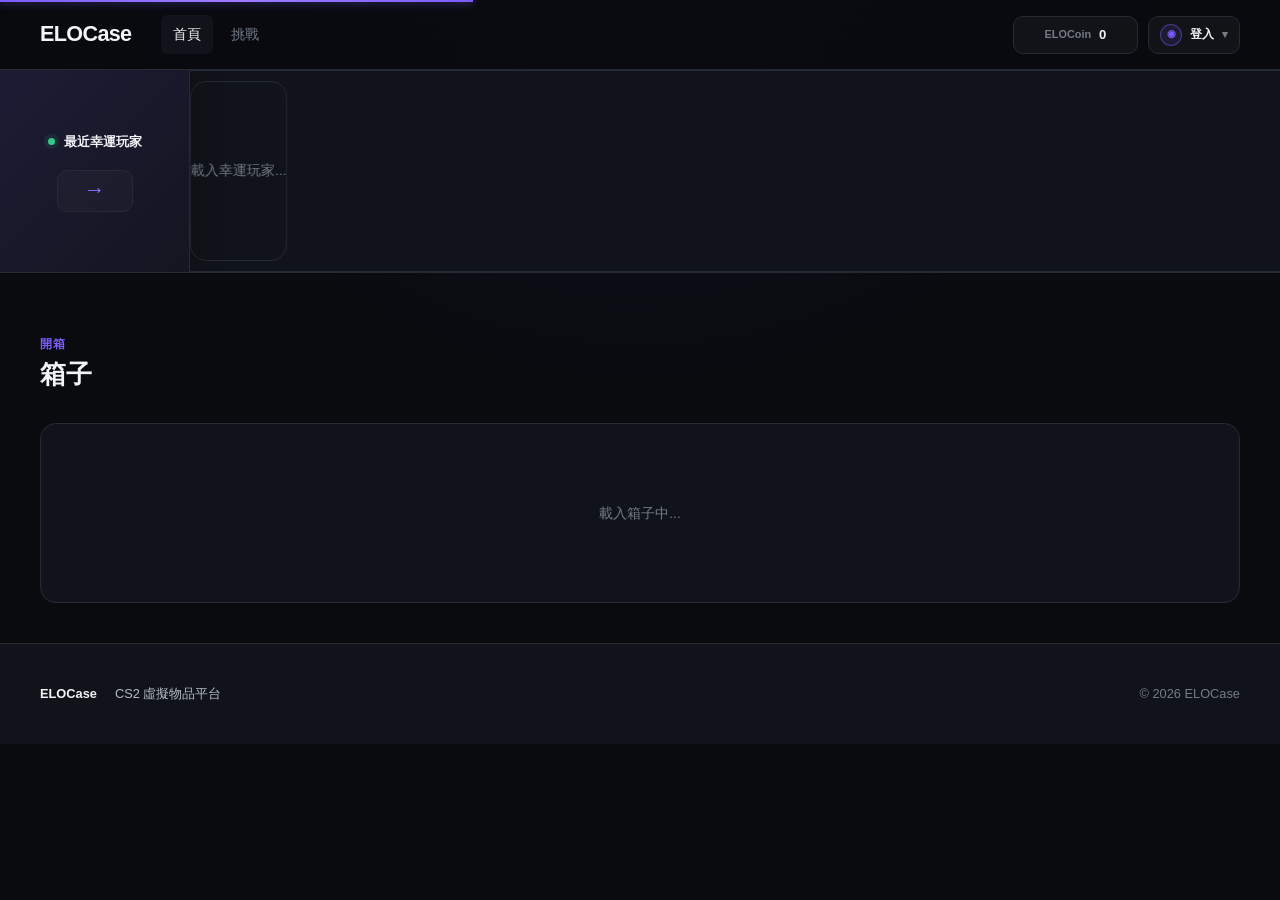
<file: index.html>
<!DOCTYPE html>
<html lang="zh-Hant">

<head>

    <meta charset="UTF-8">

    <meta
        name="viewport"
        content="width=device-width, initial-scale=1.0"
    >

    <title>ELOCase</title>

    <link rel="stylesheet" href="css/global.css">
    <link rel="stylesheet" href="css/components.css">
    <link rel="stylesheet" href="css/home.css">
    <link rel="stylesheet" href="css/design-system.css">
    <link rel="stylesheet" href="css/mobile.css">

</head>


<body>

<header
    class="navbar"
    id="navbar"
></header>


<main>


    <!-- ========================================
         最近幸運玩家
         即時掉落紀錄
         ======================================== -->

    <section class="lucky-section">
    
    <div class="lucky-showcase">
    
    <div class="lucky-intro">
    
    <div class="lucky-intro-title">
    
    <span class="live-indicator"></span>
    
    最近幸運玩家
    
    </div>
    
    <div class="lucky-arrow">
    →
    </div>
    
    </div>
    
    
    <div class="lucky-track-wrapper">
    
    <div 
    class="lucky-track"
    id="lucky-track"
    >
    
    <div class="case-loading">
    載入幸運玩家...
    </div>
    
    </div>
    
    </div>
    
    
    </div>
    
    </section>


    <!-- ========================================
         箱子列表
         ======================================== -->

    <section class="cases-section">

        <div class="section-container">

            <div class="section-header">

                <div>

                    <span class="section-label">
                        開箱
                    </span>

                    <h2>
                        箱子
                    </h2>

                </div>

            </div>


            <div
                class="case-grid"
                id="case-grid"
            >

                <div class="case-loading">
                    載入箱子中...
                </div>

            </div>

        </div>

    </section>

</main>


<!-- ========================================
     頁尾
     ======================================== -->

<footer class="footer">

    <div class="footer-container">

        <div class="footer-brand">
            ELOCase
        </div>

        <p>
            CS2 虛擬物品平台
        </p>

        <span>
            © 2026 ELOCase
        </span>

    </div>

</footer>


<!-- ========================================
     JavaScript
     ======================================== -->

<script src="js/loading.js"></script>
    
<script src="js/config.js"></script>
<script src="js/api.js"></script>
<script src="js/auth.js"></script>
<script src="js/player.js"></script>
<script src="js/ui.js"></script>
<script src="js/home.js"></script>
<script src="js/navbar.js"></script>


<script>

async function initializeHomePage(){

    try{

        const user =
            await verifySession();


        updateLoginUI(user);


    }catch(error){}



    loadLuckyPlayers();


    const cases =
        await getCases();


    renderCases(
        cases
    );

}


initializeHomePage();

</script>


</body>

</html>
</file>
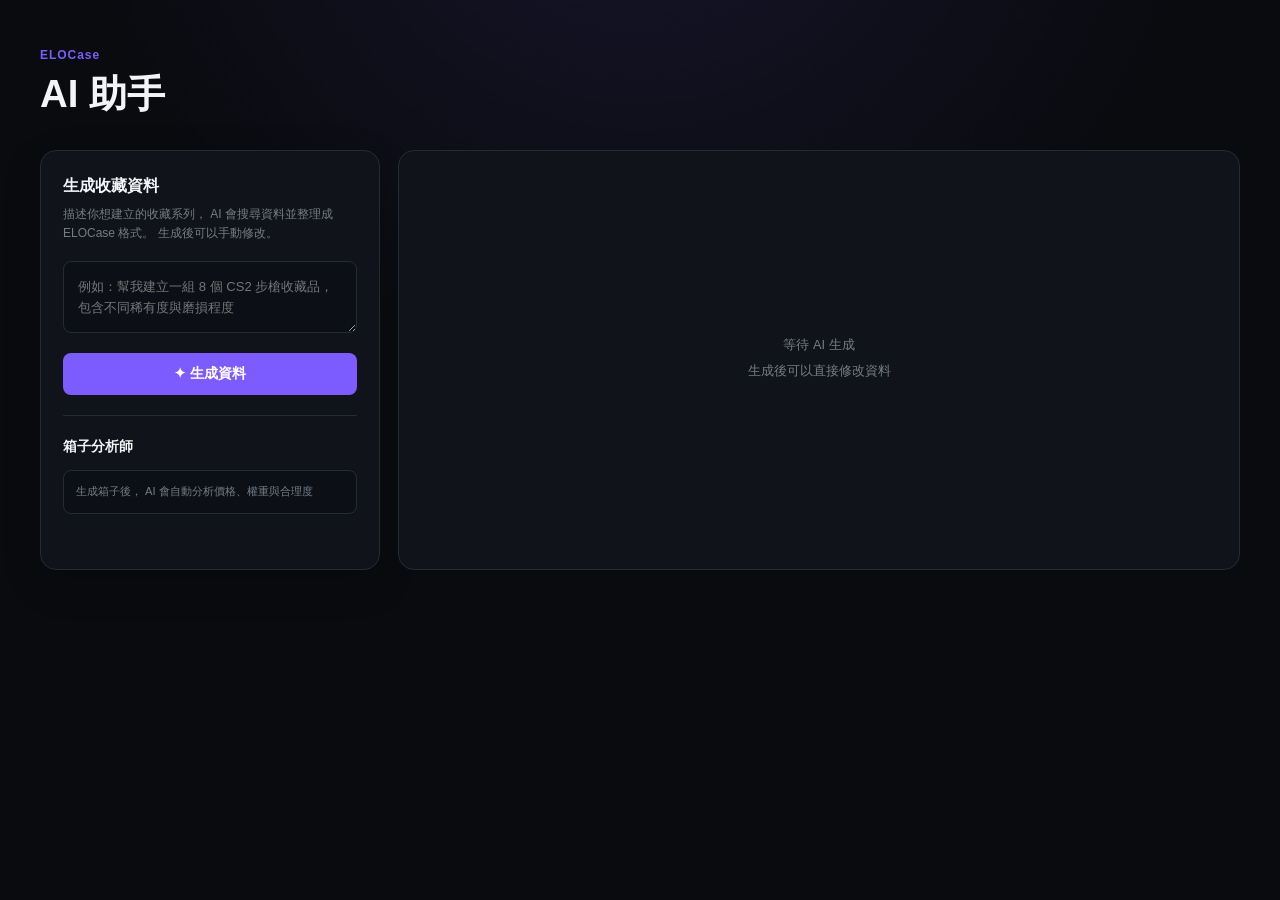
<file: admin-ai.html>
<!DOCTYPE html>
<html lang="zh-Hant">

<head>

    <meta charset="UTF-8">

    <meta
        name="viewport"
        content="width=device-width, initial-scale=1.0"
    >

    <title>AI 助手｜ELOCase</title>

    <link rel="stylesheet" href="css/global.css">
    <link rel="stylesheet" href="css/components.css">
    <link rel="stylesheet" href="css/admin-ai.css">
    <link rel="stylesheet" href="css/design-system.css">
    <link rel="stylesheet" href="css/mobile.css">
</head>


<body>


<main>

<section class="section-container ai-page">


    <div class="section-header">

        <span class="section-label">
            ELOCase
        </span>

        <h1>
            AI 助手
        </h1>

    </div>


    <div class="ai-layout">


        <!-- ========================================
             左側
        ======================================== -->

        <div class="ai-panel">

            <div class="ai-panel-title">
                生成收藏資料
            </div>


            <div class="ai-panel-subtitle">

                描述你想建立的收藏系列，
                AI 會搜尋資料並整理成 ELOCase 格式。
                生成後可以手動修改。

            </div>


            <textarea
                id="ai-prompt"
                class="ai-prompt"
                placeholder="例如：幫我建立一組 8 個 CS2 步槍收藏品，包含不同稀有度與磨損程度"
            ></textarea>

            <button
                id="ai-generate"
                class="button button-primary ai-generate-button"
                type="button"
            >
                ✦ 生成資料
            </button>

            <div class="ai-analysis-panel" id="ai-analysis-panel">
            
                <div class="ai-analysis-title">
                    箱子分析師
                </div>
            
                <div
                    class="ai-analysis-content"
                    id="ai-analysis-content"
                >
                    <div class="ai-analysis-empty">
                        生成箱子後，
                        AI 會自動分析價格、權重與合理度
                    </div>
                </div>
            
            </div>

        </div>


        <!-- ========================================
             右側
        ======================================== -->

        <div
            class="ai-result"
            id="ai-result"
        >

            <div class="ai-empty">

                <div>

                    <div>
                        等待 AI 生成
                    </div>

                    <div style="margin-top:6px;">
                        生成後可以直接修改資料
                    </div>

                </div>

            </div>

        </div>

    </div>

</section>

</main>


<script>


/* ========================================
   API
======================================== */

const AI_API_URL =
    "https://script.google.com/macros/s/AKfycbzfCdLdBUEv2tXaguqS0Fm9uf9PslygEYpL16eYrKVqEdoX9Z6AMpfU0Wd7xIUmI7FfDg/exec";


/* ========================================
   DOM
======================================== */

const promptInput =
    document.querySelector(
        "#ai-prompt"
    );


const generateButton =
    document.querySelector(
        "#ai-generate"
    );


const resultContainer =
    document.querySelector(
        "#ai-result"
    );


/* ========================================
   目前 AI 資料
======================================== */

let currentAIData = null;

// 防止「加入 Items」重複送出
let isSavingAIItems = false;


/* ========================================
   生成 AI
======================================== */

async function generateAI() {

    const prompt =
        promptInput.value.trim();


    if (!prompt) {

        promptInput.focus();

        return;

    }


    generateButton.disabled =
        true;

    generateButton.textContent =
        "AI 生成中...";


    resultContainer.innerHTML = `

        <div class="ai-loading">

            <div class="ai-spinner"></div>

            <div>
                AI 正在搜尋與整理資料...
            </div>

        </div>

    `;


    try {

        const response =
            await fetch(
                AI_API_URL,
                {

                    method:
                        "POST",

                    headers: {

                        "Content-Type":
                            "text/plain;charset=utf-8"

                    },

                    body:
                        JSON.stringify({

                            action:
                                "generateAI",

                            prompt:
                                prompt

                        })

                }
            );


        const result =
            await response.json();


        console.log(
            "AI Result:",
            result
        );


        if (
            !result.success
        ) {

            throw new Error(
                result.error ||
                "AI 生成失敗"
            );

        }


        console.log(
            "🔥 generateAI result.data =",
            result.data
        );
        
        console.log(
            "🔥 generateAI casePrice =",
            result.data?.casePrice
        );

        if (
            !result.data.casePrice &&
            result.data.price
        ) {
        
            result.data.casePrice =
                result.data.price;
        
        }
        
        currentAIData =
            JSON.parse(
                JSON.stringify(
                    result.data
                )
            );
        
        console.log(
            "🔥 currentAIData =",
            currentAIData
        );
        
        console.log(
            "🔥 currentAIData.casePrice =",
            currentAIData?.casePrice
        );


        renderAIResult(
            currentAIData
        );

        analyzeCurrentCase();


    } catch (error) {

        console.error(
            "AI Error:",
            error
        );


        resultContainer.innerHTML = `

            <div class="ai-error">

                ${escapeHTML(
                    error.message ||
                    "AI 生成失敗"
                )}

            </div>

        `;

    } finally {

        generateButton.disabled =
            false;

        generateButton.textContent =
            "✦ 生成資料";

    }

}


/* ========================================
   顯示結果
======================================== */

function renderAIResult(data) {

    console.log(
        "🔥 renderAIResult data.casePrice",
        data.casePrice
    );
    
    console.log(
        "🔥 renderAIResult data.price",
        data.price
    );

    const items =
        Array.isArray(data.items)
            ? [...data.items]
            : [];


    items.sort(
        (a, b) =>
            Number(b.value || 0) -
            Number(a.value || 0)
    );


    resultContainer.innerHTML = `

        <div class="ai-result-header">

            <div style="flex:1;">

                <div class="ai-field">

                    <label class="ai-field-label">
                        收藏系列名稱
                    </label>

                    <input
                        type="text"
                        id="ai-collection-name"
                        class="ai-input"
                        value="${escapeAttribute(
                            data.name || ""
                        )}"
                    >

                    <div class="ai-field">
                    
                        <label class="ai-field-label">
                            箱子價格 USD
                        </label>
                    
                        <input
                            type="number"
                            id="ai-case-price"
                            class="ai-input"
                            min="0"
                            step="0.01"
                            value="${Number(
                                data.casePrice ??
                                data.price ??
                                2.5
                            )}"
                        >
                    
                    </div>

                </div>

            </div>


            <div style="display:flex; gap:8px;">
            
                <button
                    type="button"
                    class="button"
                    id="copy-ai-json"
                >
                    ⧉ 複製 JSON
                </button>
            
                <button
                    type="button"
                    class="button button-primary ai-save-button"
                    id="save-ai-items"
                >
                    加入 Items
                </button>
            
            </div>

        </div>


        <div class="ai-result-count">
            ${items.length} 個物品
        </div>


        <div class="ai-items">

            ${
                items
                    .map(
                        (item, index) =>
                            renderAIItem(
                                item,
                                index
                            )
                    )
                    .join("")
            }

        </div>


        <button
            type="button"
            class="ai-add-item"
            id="ai-add-item"
        >
            ＋ 新增物品
        </button>

    `;


    /*
     * ========================================
     * 綁定事件
     * ========================================
     */

    bindResultEvents();

}


/* ========================================
   單一物品
======================================== */

function renderAIItem(
    item,
    index
) {

    const rarity =
        String(
            item.rarity || ""
        ).trim();


    const wear =
        String(
            item.wear || ""
        ).trim();


    const color =
        getRarityColorFrontend(
            rarity
        );


    return `
    
        <div
            class="ai-item"
            data-index="${index}"
            data-color="${escapeAttribute(color)}"
            data-image-url="${escapeAttribute(item.imageUrl || "")}"
        >
    
            <div class="ai-item-image" data-image-preview>
            
                ${
                    item.imageUrl
                        ? `
                            <img
                                src="${escapeAttribute(item.imageUrl)}"
                                alt="${escapeAttribute(item.name || "物品圖片")}"
                                loading="lazy"
                                onerror="showImageError(this)"
                            >
                        `
                        : `
                            <div class="ai-item-image-empty">
                                尚無圖片
                            </div>
                        `
                }
            
            </div>
            
            
            <div class="ai-field">
            
                <label class="ai-field-label">
                    圖片 URL
                </label>
            
                <input
                    type="url"
                    class="ai-input ai-edit-image-url"
                    value="${escapeAttribute(item.imageUrl || "")}"
                    placeholder="https://..."
                >
            
            </div>
    
    
            <div class="ai-item-top">
    
                <span class="ai-item-number">
                    物品 ${index + 1}
                </span>
    
    
                <button
                    type="button"
                    class="ai-remove-button"
                    data-remove-index="${index}"
                >
                    移除
                </button>
    
            </div>
    
    
            <div class="ai-field">
    
                <label class="ai-field-label">
                    物品名稱
                </label>
    
                <input
                    type="text"
                    class="ai-input ai-edit-name"
                    value="${escapeAttribute(
                        item.name || ""
                    )}"
                >
    
            </div>

            <div class="ai-field">
                <label class="ai-field-label">
                    Steam Market Hash Name
                </label>
                <input
                    type="text"
                    class="ai-input ai-edit-market-hash-name"
                    value="${escapeAttribute(item.marketHashName || "")}"
                    placeholder="AK-47 | Slate (Field-Tested)"
                >
            </div>
    
            <div class="ai-field-row">
    
                <div class="ai-field">
    
                    <label class="ai-field-label">
                        稀有度
                    </label>
    
                    <select
                        class="ai-select ai-edit-rarity"
                    >
    
                        ${rarityOptions(
                            rarity
                        )}
    
                    </select>
    
                </div>
    
    
                <div class="ai-field">
    
                    <label class="ai-field-label">
                        顏色
                    </label>
    
                    <input
                        type="text"
                        class="ai-input ai-edit-color"
                        value="${escapeAttribute(
                            color
                        )}"
                        readonly
                    >
    
                </div>
    
            </div>
    
    
            <div class="ai-field-row">
    
                <div class="ai-field">
    
                    <label class="ai-field-label">
                        磨損
                    </label>
    
                    <select
                        class="ai-select ai-edit-wear"
                    >
    
                        ${wearOptions(
                            wear
                        )}
    
                    </select>
    
                </div>
    
    
                <div class="ai-field">
    
                    <label class="ai-field-label">
                        價值 USD
                    </label>
    
                    <input
                        type="number"
                        min="0"
                        step="0.01"
                        class="ai-input ai-edit-value"
                        value="${Number(
                            item.value || 0
                        )}"
                    >
    
                </div>

                <div class="ai-field">
                
                    <label class="ai-field-label">
                        掉落權重
                    </label>
                
                    <input
                        type="number"
                        min="0"
                        step="0.01"
                        class="ai-input ai-edit-weight"
                        value="${Number(item.rarityWeight ?? 1)}"
                    >
                
                </div>
    
            </div>
    
        </div>
    
    `;

}

function updateItemColor(card) {

    const raritySelect =
        card.querySelector(
            ".ai-edit-rarity"
        );

    const colorInput =
        card.querySelector(
            ".ai-edit-color"
        );


    if (
        !raritySelect ||
        !colorInput
    ) {

        return;

    }


    const color =
        getRarityColorFrontend(
            raritySelect.value
        );


    colorInput.value =
        color;


    card.dataset.color =
        color;

}


/* ========================================
   稀有度
======================================== */

function rarityOptions(
    current
) {

    const options = [

        "Consumer Grade",
        "Industrial Grade",
        "Mil-Spec",
        "Restricted",
        "Classified",
        "Covert",
        "Exceedingly Rare",
        "Contraband"

    ];


    return options
        .map(
            option => `

                <option
                    value="${escapeAttribute(option)}"
                    ${
                        option === current
                            ? "selected"
                            : ""
                    }
                >
                    ${escapeHTML(option)}
                </option>

            `
        )
        .join("");

}


/* ========================================
   顏色
======================================== */

function colorOptions(
    current
) {

    const options = [

        "White",
        "Light Blue",
        "Blue",
        "Purple",
        "Pink",
        "Red",
        "Gold",
        "Orange"

    ];


    return options
        .map(
            option => `

                <option
                    value="${escapeAttribute(option)}"
                    ${
                        option === current
                            ? "selected"
                            : ""
                    }
                >
                    ${escapeHTML(option)}
                </option>

            `
        )
        .join("");

}


/* ========================================
   Wear
======================================== */

function wearOptions(
    current
) {

    const options = [

        "Factory New (FN)",
        "Minimal Wear (MW)",
        "Field-Tested (FT)",
        "Well-Worn (WW)",
        "Battle-Scarred (BS)"

    ];


    return options
        .map(
            option => `

                <option
                    value="${escapeAttribute(option)}"
                    ${
                        option === current
                            ? "selected"
                            : ""
                    }
                >
                    ${escapeHTML(option)}
                </option>

            `
        )
        .join("");

}


/* ========================================
   綁定結果事件
======================================== */

function bindResultEvents() {

    const saveButton =
        document.querySelector(
            "#save-ai-items"
        );


    if (saveButton) {
        saveButton.onclick = saveAIItems;
    }


    const addButton =
        document.querySelector(
            "#ai-add-item"
        );


    if (addButton) {

        addButton.addEventListener(
            "click",
            addNewAIItem
        );

    }


    document
        .querySelectorAll(
            "[data-remove-index]"
        )
        .forEach(
            button => {

                button.addEventListener(
                    "click",
                    () => {

                        removeAIItem(
                            Number(
                                button.dataset.removeIndex
                            )
                        );

                    }
                );

            }
        );


    /*
     * ========================================
     * Rarity 改變時自動更新 Color
     * ========================================
     */

    document
        .querySelectorAll(
            ".ai-edit-rarity"
        )
        .forEach(
            select => {

                select.addEventListener(
                    "change",
                    () => {

                        updateItemColor(
                            select.closest(
                                ".ai-item"
                            )
                        );

                    }
                );

            }
        );

    document
        .querySelectorAll(".ai-edit-image-url")
        .forEach(
            input => {
    
                input.addEventListener(
                    "input",
                    () => {
    
                        const card =
                            input.closest(".ai-item");
    
                        const preview =
                            card.querySelector(
                                "[data-image-preview]"
                            );
    
                        if (!preview) {
                            return;
                        }
    
                        const url =
                            input.value.trim();
    
                        if (!url) {
    
                            preview.innerHTML = `
                                <div class="ai-item-image-empty">
                                    尚無圖片
                                </div>
                            `;
    
                            return;
    
                        }
    
                        preview.innerHTML = `
                            <img
                                src="${escapeAttribute(url)}"
                                alt="物品圖片"
                                loading="lazy"
                                onerror="showImageError(this)"
                            >
                        `;
    
                    }
                );
    
            }
        );

    const copyButton =
        document.querySelector(
            "#copy-ai-json"
        );
    
    
    if (copyButton) {
    
        copyButton.onclick =
            copyAIJson;
    
    }

}


/* ========================================
   新增物品
======================================== */

function addNewAIItem() {

    if (!currentAIData) {

        return;

    }


    if (
        currentAIData.items.length >= 12
    ) {

        alert(
            "最多只能有 12 個物品"
        );

        return;

    }


    currentAIData.items.push({
    
        name:
            "",
    
        rarity:
            "Mil-Spec",
    
        color:
            "Blue",
    
        wear:
            "Factory New (FN)",
    
        value:
            0,
    
        imageUrl:
            ""
    
    });


    renderAIResult(
        currentAIData
    );

}


/* ========================================
   移除物品
======================================== */

function removeAIItem(
    index
) {

    if (!currentAIData) {

        return;

    }


    if (
        index < 0 ||
        index >= currentAIData.items.length
    ) {

        return;

    }


    currentAIData.items.splice(
        index,
        1
    );


    renderAIResult(
        currentAIData
    );

}

function buildAIJson() {
    const data = collectEditedData();
    if (
        !Number.isFinite(data.casePrice) ||
        data.casePrice <= 0
    ) {
    
        analysisContent.innerHTML = `
    
            <div class="ai-analysis-empty">
    
                請先填寫有效的箱子價格 USD，
                再進行箱子分析。
    
            </div>
    
        `;
    
        return;
    
    }
    const totalWeight = data.items.reduce(function(total, item) {
        return total + item.rarityWeight;
    }, 0);

    if (totalWeight <= 0) {
        throw new Error("所有物品的掉落權重不能全部為 0");
    }

    return JSON.stringify({
        collection: {
            name: data.name,
            casePrice: data.casePrice,
            game: "CS2"
        },
        items: data.items.map(function(item) {
            return {
                name: item.name,
                marketHashName: item.marketHashName || "",
                rarity: item.rarity,
                color: item.color,
                wear: item.wear,
                value: item.value,
                rarityWeight: item.rarityWeight,
                probability: Number(
                    (item.rarityWeight / totalWeight * 100).toFixed(4)
                ),
                imageUrl: item.imageUrl || ""
            };
        })
    }, null, 2);
}

async function copyAIJson() {

    try {

        const json =
            buildAIJson();


        await navigator.clipboard.writeText(
            json
        );


        const button =
            document.querySelector(
                "#copy-ai-json"
            );


        if (button) {

            const originalText =
                button.textContent;

            button.textContent =
                "✓ 已複製";

            setTimeout(
                () => {

                    button.textContent =
                        originalText;

                },
                1500
            );

        }


        console.log(
            "AI JSON：",
            json
        );


    } catch (error) {

        console.error(
            "複製 JSON 失敗：",
            error
        );


        alert(
            "複製 JSON 失敗：" +
            error.message
        );

    }

}

/* ========================================
   讀取目前畫面上的修改
======================================== */

function collectEditedData() {

    if (!currentAIData) {

        return null;

    }


    const collectionName =
        document.querySelector(
            "#ai-collection-name"
        )?.value.trim();

    const casePrice =
        Number(
            document.querySelector(
                "#ai-case-price"
            )?.value
        );

    console.log(
        "🔥 DOM #ai-case-price value =",
        document.querySelector(
            "#ai-case-price"
        )?.value
    );
    
    console.log(
        "🔥 collectEditedData casePrice =",
        casePrice
    );

    if (
        !Number.isFinite(casePrice) ||
        casePrice < 0
    ) {
    
        throw new Error(
            "箱子價格無效"
        );
    
    }


    if (!collectionName) {

        throw new Error(
            "收藏系列名稱不能為空"
        );

    }


    const cards =
        document.querySelectorAll(
            ".ai-item"
        );


    if (
        cards.length === 0
    ) {

        throw new Error(
            "至少需要一個物品"
        );

    }


    const items = [];


    cards.forEach(
        card => {

            const name =
                card.querySelector(
                    ".ai-edit-name"
                ).value.trim();


            const rarity =
                card.querySelector(
                    ".ai-edit-rarity"
                ).value;


            const color =
                getRarityColorFrontend(
                    rarity
                );


            const wear =
                card.querySelector(
                    ".ai-edit-wear"
                ).value;


            const value =
                Number(
                    card.querySelector(
                        ".ai-edit-value"
                    ).value
                );

            const rarityWeight =
                Number(
                    card.querySelector(
                        ".ai-edit-weight"
                    ).value
                );

            if (
                !Number.isFinite(rarityWeight) ||
                rarityWeight < 0
            ) {
                throw new Error(
                    `${name} 的掉落權重無效`
                );
            }


            if (!name) {

                throw new Error(
                    "有物品名稱尚未填寫"
                );

            }


            if (
                !Number.isFinite(value) ||
                value < 0
            ) {

                throw new Error(
                    `${name} 的價格無效`
                );

            }


            items.push({
                name: name,
                rarity: rarity,
                color: color,
                wear: wear,
                value: value,
                imageUrl: card.querySelector(".ai-edit-image-url").value.trim(),
                marketHashName:
                    card.querySelector(
                        ".ai-edit-market-hash-name"
                    ).value.trim(),
                rarityWeight: rarityWeight
            });

        }
    );


    return {
    
        name:
            collectionName,
    
        casePrice:
            casePrice,
    
        items:
            items
    
    };

}


/* ========================================
   加入 Items
======================================== */

async function saveAIItems() {

    // ========================================
    // 防止重複點擊 / 重複 POST
    // ========================================

    if (isSavingAIItems) {

        console.log(
            "⚠️ 已經正在加入 Items，忽略這次操作"
        );

        return;

    }

    isSavingAIItems = true;


    let data;


    try {

        data =
            collectEditedData();

    } catch (error) {

        isSavingAIItems = false;

        alert(
            error.message
        );

        return;

    }


    const token =
        localStorage.getItem(
            "elocaseSessionToken"
        );


    if (!token) {

        isSavingAIItems = false;

        alert(
            "登入狀態已失效，請重新登入"
        );

        return;

    }


    /*
     * ========================================
     * 價格高 → 低
     * ========================================
     */

    data.items.sort(
        (a, b) =>
            Number(b.value) -
            Number(a.value)
    );


    const button =
        document.querySelector(
            "#save-ai-items"
        );


    if (button) {

        button.disabled =
            true;

        button.textContent =
            "加入中...";

    }


    try {

        const response =
            await fetch(
                AI_API_URL,
                {

                    method:
                        "POST",

                    headers: {

                        "Content-Type":
                            "text/plain;charset=utf-8"

                    },

                    body:
                        JSON.stringify({
                    
                            action:
                                "saveAIItems",
                    
                            token:
                                token,
                    
                            collectionName:
                                data.name,
                    
                            casePrice:
                                data.casePrice,
                    
                            items:
                                data.items
                    
                        })

                }
            );


        const result =
            await response.json();


        console.log(
            "Save AI Items:",
            result
        );


        if (
            !result.success
        ) {

            throw new Error(
                result.error ||
                "加入 Items 失敗"
            );

        }


        /*
         * ====================================
         * 成功
         * ====================================
         */

        if (button) {

            button.textContent =
                "✓ 已加入 Items";

            button.disabled =
                true;

        }


        alert(
            `成功加入 ${result.data.count} 個物品\n\n` +
            `箱子：${result.data.caseName}`
        );


        /*
         * ====================================
         * 成功後保持鎖定
         *
         * 防止再次建立同一個箱子
         * ====================================
         */

        // isSavingAIItems 保持 true


    } catch (error) {

        console.error(
            "Save AI Items Error:",
            error
        );


        alert(
            error.message ||
            "加入 Items 失敗"
        );


        if (button) {

            button.disabled =
                false;

            button.textContent =
                "加入 Items";

        }


        /*
         * ====================================
         * 失敗 → 解除鎖定
         * 使用者可以重新嘗試
         * ====================================
         */

        isSavingAIItems = false;

    }

}


/* ========================================
   HTML Escape
======================================== */

function escapeHTML(
    value
) {

    return String(
        value ?? ""
    )
        .replace(
            /&/g,
            "&amp;"
        )
        .replace(
            /</g,
            "&lt;"
        )
        .replace(
            />/g,
            "&gt;"
        )
        .replace(
            /"/g,
            "&quot;"
        )
        .replace(
            /'/g,
            "&#039;"
        );

}


function escapeAttribute(
    value
) {

    return escapeHTML(
        value
    );

}


/* ========================================
   Event
======================================== */

generateButton.addEventListener(
    "click",
    generateAI
);


promptInput.addEventListener(
    "keydown",
    event => {

        if (
            event.ctrlKey &&
            event.key === "Enter"
        ) {

            generateAI();

        }

    }
);

function getRarityColorFrontend(
    rarity
) {

    const map = {

        "Consumer Grade":
            "White",

        "Industrial Grade":
            "Light Blue",

        "Mil-Spec":
            "Blue",

        "Restricted":
            "Purple",

        "Classified":
            "Pink",

        "Covert":
            "Red",

        "Exceedingly Rare":
            "Gold",

        "Contraband":
            "Orange"

    };


    return map[
        String(
            rarity || ""
        ).trim()
    ] || "White";

}

function showImageError(img) {

    const container =
        img.closest("[data-image-preview]");

    if (!container) {
        return;
    }

    container.innerHTML = `
        <div class="ai-item-image-empty">
            圖片載入失敗
        </div>
    `;

}

/* ========================================
   AI 箱子分析師
======================================== */

let currentAIAnalysis = null;


async function analyzeCurrentCase() {

    if (!currentAIData) {

        return;

    }


    const analysisContent =
        document.querySelector(
            "#ai-analysis-content"
        );


    if (!analysisContent) {

        return;

    }


    analysisContent.innerHTML = `

        <div class="ai-analysis-loading">

            <div class="ai-spinner"></div>

            <div>
                Gemini 正在分析箱子...
            </div>

        </div>

    `;


    try {

        if (
            currentAIData &&
            !currentAIData.casePrice
        ) {
            currentAIData.casePrice =
                currentAIData.price;
        }

        const data =
            collectEditedData();

        console.log(
            "🔥 analyzeCurrentCase data =",
            data
        );
        
        console.log(
            "🔥 analyzeCurrentCase casePrice =",
            data?.casePrice
        );


        const response =
            await fetch(
                AI_API_URL,
                {

                    method:
                        "POST",

                    headers: {

                        "Content-Type":
                            "text/plain;charset=utf-8"

                    },

                    body:
                        JSON.stringify({

                            action:
                                "analyzeCase",

                            caseData:
                                data

                        })

                }
            );


        const result =
            await response.json();


        if (
            !result.success
        ) {

            throw new Error(
                result.error ||
                "箱子分析失敗"
            );

        }


        currentAIAnalysis =
            result.data;


        renderAIAnalysis(
            currentAIAnalysis
        );


    } catch (error) {

        console.error(
            "AI Analysis Error:",
            error
        );


        analysisContent.innerHTML = `

            <div class="ai-error">

                ${escapeHTML(
                    error.message ||
                    "箱子分析失敗"
                )}

            </div>

        `;

    }

}

function renderAIAnalysis(data) {

    const container =
        document.querySelector(
            "#ai-analysis-content"
        );


    if (!container) {

        return;

    }


    /*
     * ========================================
     * 基本防呆
     * ========================================
     */

    if (
        !data ||
        typeof data !== "object"
    ) {

        container.innerHTML = `

            <div class="ai-error">

                AI 回傳的分析資料無效

            </div>

        `;

        return;

    }


    /*
     * ========================================
     * 讀取分析資料
     * ========================================
     */

    const analysisScore =
        Number(
            data.analysisScore
        );


    const casePrice =
        Number(
            data.casePrice
        );


    const targetReturnRate =
        Number(
            data.targetReturnRate
        );


    const targetEV =
        Number(
            data.targetEV
        );


    const currentEV =
        Number(
            data.currentEV
        );


    const currentReturnRate =
        Number(
            data.currentReturnRate
        );


    const optimizedEV =
        Number(
            data.optimizedEV
        );


    const optimizedReturnRate =
        Number(
            data.optimizedReturnRate
        );


    const evErrorPercent =
        Number(
            data.evErrorPercent
        );


    const totalWeight =
        Number(
            data.totalWeight
        );


    /*
     * ========================================
     * 安全格式化數字
     * ========================================
     */

    function formatNumber(
        value,
        decimals = 2
    ) {

        if (
            !Number.isFinite(value)
        ) {

            return "0.00";

        }


        return value.toFixed(
            decimals
        );

    }


    /*
     * ========================================
     * 警告
     * ========================================
     */

    let warningsHTML = "";


    if (
        Array.isArray(
            data.warnings
        ) &&
        data.warnings.length
    ) {

        warningsHTML = `

            <div class="ai-analysis-section">

                <div class="ai-analysis-label">
                    注意事項
                </div>

                ${
                    data.warnings
                        .map(
                            warning => `
                                <div
                                    style="
                                        margin-bottom:5px;
                                    "
                                >
                                    •
                                    ${escapeHTML(
                                        warning
                                    )}
                                </div>
                            `
                        )
                        .join("")
                }

            </div>

        `;

    } else if (
        data.warnings
    ) {

        warningsHTML = `

            <div class="ai-analysis-section">

                <div class="ai-analysis-label">
                    注意事項
                </div>

                <div>
                    ${escapeHTML(
                        String(
                            data.warnings
                        )
                    )}
                </div>

            </div>

        `;

    }


    /*
     * ========================================
     * 最佳化物品
     * ========================================
     */

    const items =
        Array.isArray(
            data.items
        )
            ? data.items
            : [];


    let itemsHTML = "";


    if (
        items.length
    ) {

        itemsHTML = `

            <div class="ai-analysis-section">

                <div class="ai-analysis-label">
                    最佳化權重
                </div>

                ${
                    items.map(
                        item => {

                            const currentWeight =
                                Number(
                                    item.currentWeight
                                );


                            const suggestedWeight =
                                Number(
                                    item.suggestedWeight
                                );


                            const value =
                                Number(
                                    item.value
                                );


                            const weightChanged =
                                Number.isFinite(
                                    currentWeight
                                ) &&
                                Number.isFinite(
                                    suggestedWeight
                                ) &&
                                currentWeight !==
                                suggestedWeight;


                            return `

                                <div
                                    class="ai-analysis-item"
                                >

                                    <div
                                        class="ai-analysis-item-name"
                                    >
                                        ${escapeHTML(
                                            item.marketHashName ||
                                            item.name ||
                                            "未知物品"
                                        )}
                                    </div>


                                    <div
                                        class="ai-analysis-item-meta"
                                    >

                                        價值：
                                        $${formatNumber(
                                            value
                                        )}

                                        ・目前權重：
                                        ${formatNumber(
                                            currentWeight
                                        )}

                                        ・建議權重：
                                        <strong>
                                            ${formatNumber(
                                                suggestedWeight
                                            )}
                                        </strong>

                                    </div>


                                    ${
                                        item.reason
                                            ? `
                                                <div
                                                    class="ai-analysis-item-meta"
                                                    style="
                                                        margin-top:4px;
                                                    "
                                                >
                                                    ${escapeHTML(
                                                        item.reason
                                                    )}
                                                </div>
                                            `
                                            : ""
                                    }

                                </div>

                            `;

                        }
                    ).join("")
                }

            </div>

        `;

    }


    /*
     * ========================================
     * 分析師建議
     * ========================================
     */

    let recommendationHTML = "";


    if (
        data.recommendation
    ) {

        recommendationHTML = `

            <div class="ai-analysis-section">

                <div class="ai-analysis-label">
                    分析師建議
                </div>

                <div>
                    ${escapeHTML(
                        data.recommendation
                    )}
                </div>

            </div>

        `;

    }


    /*
     * ========================================
     * 分析結果
     * ========================================
     */

    container.innerHTML = `

        <!-- ====================================
             合理度
        ==================================== -->

        <div class="ai-analysis-score">

            <div>

                <div class="ai-analysis-label">
                    合理度
                </div>

                <div class="ai-analysis-score-number">

                    ${
                        Number.isFinite(
                            analysisScore
                        )
                            ? formatNumber(
                                analysisScore,
                                1
                            )
                            : "0.0"
                    }

                    / 10

                </div>

            </div>

        </div>


        <!-- ====================================
             箱子價格
        ==================================== -->

        <div class="ai-analysis-section">

            <div class="ai-analysis-label">
                箱子價格
            </div>

            <div class="ai-analysis-value">

                $${formatNumber(
                    casePrice
                )}

            </div>

        </div>


        <!-- ====================================
             目前 EV
        ==================================== -->

        <div class="ai-analysis-section">

            <div class="ai-analysis-label">
                目前期望值
            </div>

            <div class="ai-analysis-value">

                $${formatNumber(
                    currentEV
                )}

            </div>

        </div>


        <!-- ====================================
             目前回報率
        ==================================== -->

        <div class="ai-analysis-section">

            <div class="ai-analysis-label">
                目前回報率
            </div>

            <div class="ai-analysis-value">

                ${formatNumber(
                    currentReturnRate
                )}%

            </div>

        </div>


        <!-- ====================================
             目標
        ==================================== -->

        <div class="ai-analysis-section">

            <div class="ai-analysis-label">
                目標回報率
            </div>

            <div class="ai-analysis-value">

                ${formatNumber(
                    targetReturnRate
                )}%

                ・目標 EV：

                $${formatNumber(
                    targetEV
                )}

            </div>

        </div>


        <!-- ====================================
             最佳化 EV
        ==================================== -->

        <div class="ai-analysis-section">

            <div class="ai-analysis-label">
                最佳化後期望值
            </div>

            <div class="ai-analysis-value">

                $${formatNumber(
                    optimizedEV
                )}

            </div>

        </div>


        <!-- ====================================
             最佳化回報率
        ==================================== -->

        <div class="ai-analysis-section">

            <div class="ai-analysis-label">
                最佳化後回報率
            </div>

            <div class="ai-analysis-value">

                ${formatNumber(
                    optimizedReturnRate
                )}%

            </div>

        </div>


        <!-- ====================================
             EV 誤差
        ==================================== -->

        <div class="ai-analysis-section">

            <div class="ai-analysis-label">
                EV 目標誤差
            </div>

            <div class="ai-analysis-value">

                ${formatNumber(
                    evErrorPercent
                )}%

            </div>

        </div>


        <!-- ====================================
             總權重
        ==================================== -->

        <div class="ai-analysis-section">

            <div class="ai-analysis-label">
                最佳化後總權重
            </div>

            <div class="ai-analysis-value">

                ${formatNumber(
                    totalWeight
                )}

            </div>

        </div>


        <!-- ====================================
             AI 分析
        ==================================== -->

        <div class="ai-analysis-section">

            <div class="ai-analysis-label">
                AI 分析
            </div>

            <div class="ai-analysis-value">

                ${escapeHTML(
                    data.analysis ||
                    "沒有分析內容"
                )}

            </div>

        </div>


        ${warningsHTML}


        ${itemsHTML}


        ${recommendationHTML}


        <!-- ====================================
             重新分析
        ==================================== -->

        <button
            type="button"
            class="ai-analysis-refresh"
            id="ai-analysis-refresh"
        >
            ↻ 重新分析
        </button>

    `;


    /*
     * ========================================
     * 綁定重新分析
     * ========================================
     */

    const refreshButton =
        document.querySelector(
            "#ai-analysis-refresh"
        );


    if (refreshButton) {

        refreshButton.onclick =
            analyzeCurrentCase;

    }

}
    
</script>

</body>

</html>
</file>
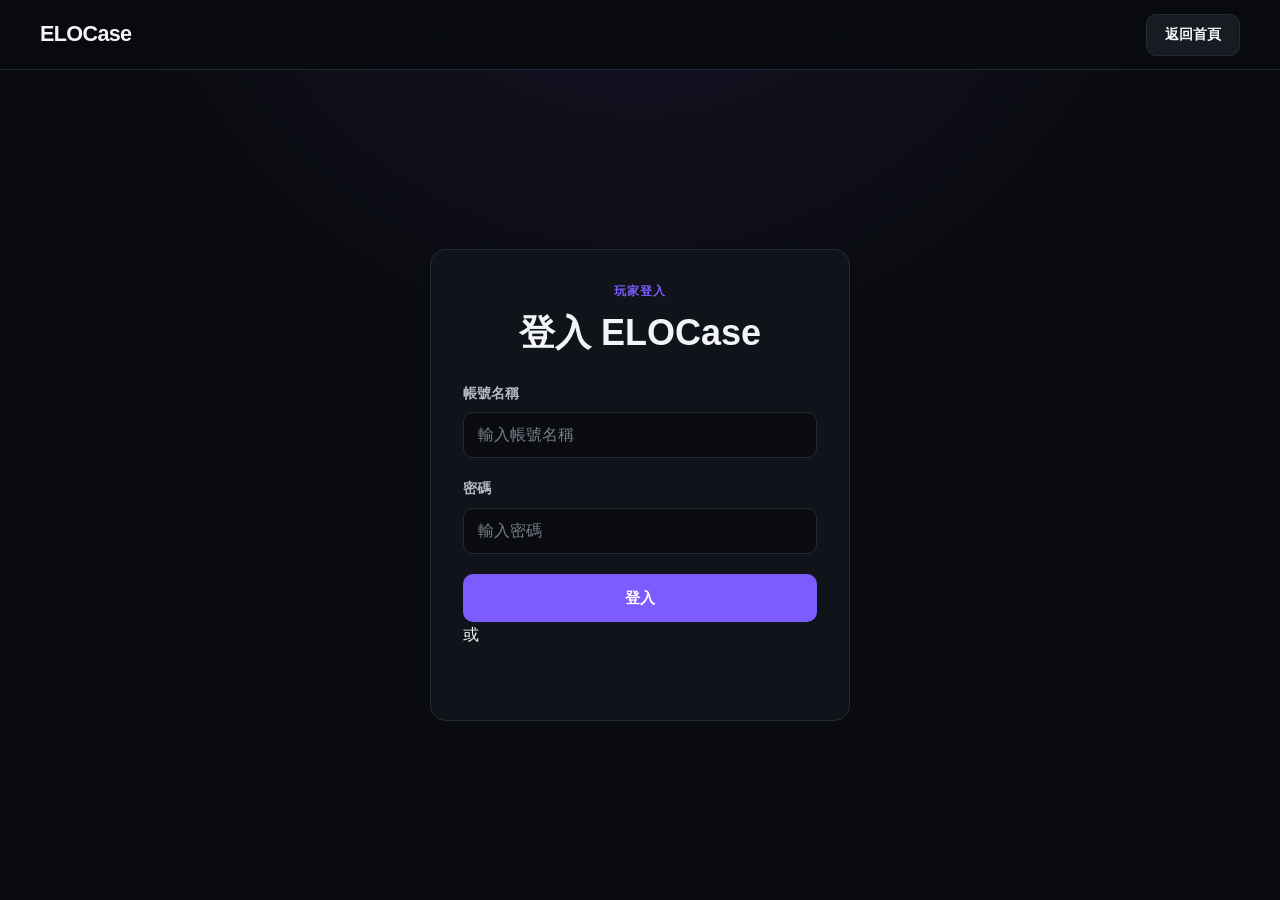
<file: admin-cases.html>
<!DOCTYPE html>
<html lang="zh-Hant">

<head>

    <meta charset="UTF-8">

    <meta
        name="viewport"
        content="width=device-width, initial-scale=1.0"
    >

    <title>箱子管理｜ELOCase</title>

    <link
        rel="stylesheet"
        href="css/global.css"
    >

    <link
        rel="stylesheet"
        href="css/components.css"
    >

    <link
        rel="stylesheet"
        href="css/admin-cases.css"
    >

    <link rel="stylesheet" href="css/design-system.css">
    <link rel="stylesheet" href="css/mobile.css">

</head>


<body>


<header class="navbar">

    <div class="navbar-container">

        <a
            href="index.html"
            class="brand"
        >
            ELOCase
        </a>


        <div class="admin-navbar-title">

            管理後台

        </div>


        <a
            href="index.html"
            class="button button-secondary"
        >
            返回網站
        </a>

    </div>

</header>



<main class="admin-page">


    <div class="admin-container">


        <!-- ====================================
             Header
        ==================================== -->

        <section class="admin-header">

            <div>

                <span class="section-label">
                    ADMIN
                </span>

                <h1>
                    箱子管理
                </h1>

                <p>
                    管理 ELOCase 的開箱箱子
                </p>

            </div>


            <button
                id="create-case-button"
                class="button button-primary"
                type="button"
            >
                ＋ 新增箱子
            </button>

        </section>



        <!-- ====================================
             Message
        ==================================== -->

        <div
            id="admin-message"
            class="admin-message"
        ></div>



        <!-- ====================================
             Loading
        ==================================== -->

        <div
            id="cases-loading"
            class="cases-loading"
        >
            載入箱子中...
        </div>



        <!-- ====================================
             Cases
        ==================================== -->

        <section
            id="cases-container"
            class="cases-container"
        ></section>


    </div>

</main>



<!-- =========================================
     Case Modal
========================================= -->

<div
    id="case-modal"
    class="modal-overlay"
>

    <div class="case-modal">


        <div class="case-modal-header">

            <div>

                <span
                    id="modal-label"
                    class="section-label"
                >
                    新增箱子
                </span>

                <h2
                    id="modal-title"
                >
                    建立箱子
                </h2>

            </div>


            <button
                id="close-modal-button"
                class="modal-close"
                type="button"
            >
                ×
            </button>

        </div>



        <form id="case-form">


            <input
                type="hidden"
                id="caseId"
            >


            <!-- 名稱 -->

            <div class="form-group">

                <label for="case-name">
                    箱子名稱
                </label>

                <input
                    id="case-name"
                    type="text"
                    placeholder="例如：系列收集箱"
                    required
                >

            </div>



            <!-- 遊戲 -->

            <div class="form-group">

                <label for="case-game">
                    遊戲
                </label>

                <input
                    id="case-game"
                    type="text"
                    placeholder="例如：CS2"
                    required
                >

            </div>



            <!-- 分類 -->

            <div class="form-group">

                <label for="case-category">
                    箱子分類
                </label>

                <select
                    id="case-category"
                    required
                >

                    <option value="">
                        請先選擇遊戲
                    </option>

                </select>

                <small>
                    大分類為遊戲，中分類為箱子分類。
                </small>

            </div>



            <!-- 價格 -->

            <div class="form-group">

                <label for="case-price">
                    箱子價格
                </label>

                <input
                    id="case-price"
                    type="number"
                    min="0"
                    step="0.01"
                    placeholder="40"
                    required
                >

            </div>



            <!-- 圖片 URL -->

            <div class="form-group">

                <label for="case-image-url">
                    箱子圖片 URL
                </label>

                <input
                    id="case-image-url"
                    type="url"
                    placeholder="https://..."
                >

                <small>
                    貼上箱子圖片的網址即可
                </small>

            </div>



            <!-- 圖片預覽 -->

            <div
                id="case-image-preview"
                class="case-image-preview"
            >

                <span>
                    尚未設定圖片
                </span>

            </div>



            <!-- 箱子物品 -->

            <div class="case-items-editor-section">

                <div class="case-items-editor-header">

                    <div>
                        <label>箱子內容物</label>
                        <small>新增這個箱子可以掉落的物品，最多 12 個。</small>
                    </div>

                    <span id="case-items-count" class="case-items-count">0 / 12</span>

                </div>

                <div
                    id="case-items-editor"
                    class="case-items-editor"
                ></div>

                <button
                    id="add-case-item-button"
                    type="button"
                    class="button button-secondary case-add-item-button"
                >
                    ＋ 新增物品
                </button>

            </div>


            <!-- 狀態 -->

            <div class="form-group">

                <label for="case-status">
                    狀態
                </label>

                <select id="case-status">

                    <option value="active">
                        啟用
                    </option>

                    <option value="inactive">
                        停用
                    </option>

                </select>

            </div>



            <!-- Buttons -->

            <div class="modal-actions">

                <button
                    id="cancel-modal-button"
                    type="button"
                    class="button button-secondary"
                >
                    取消
                </button>


                <button
                    id="save-case-button"
                    type="submit"
                    class="button button-primary"
                >
                    儲存箱子
                </button>

            </div>


        </form>


    </div>

</div>



<script src="js/config.js"></script>

<script src="js/api.js"></script>

<script src="js/auth.js"></script>

<script src="js/admin-cases.js"></script>


</body>

</html>
</file>
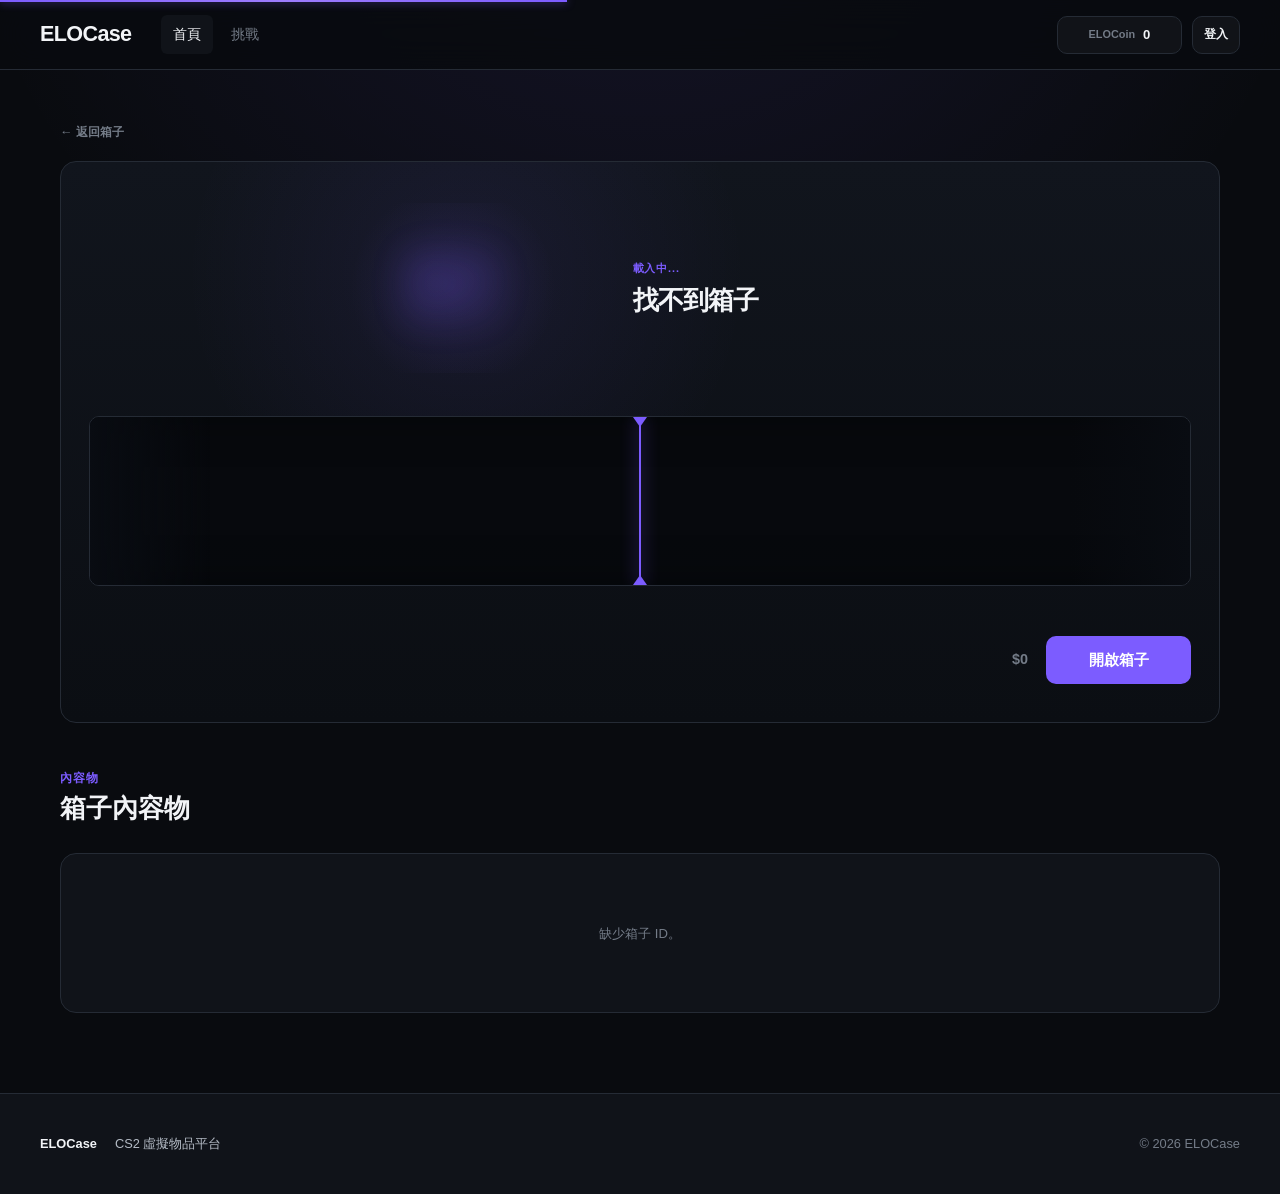
<file: case.html>
<!DOCTYPE html>
<html lang="zh-Hant">

<head>

    <meta charset="UTF-8">

    <meta
        name="viewport"
        content="width=device-width, initial-scale=1.0"
    >

    <title>箱子｜ELOCase</title>


    <link
        rel="stylesheet"
        href="css/global.css"
    >

    <link
        rel="stylesheet"
        href="css/components.css"
    >

    <link
        rel="stylesheet"
        href="css/case.css"
    >


    <link rel="stylesheet" href="css/challenge-loading.css">
    <link rel="stylesheet" href="css/design-system.css">
    <link rel="stylesheet" href="css/mobile.css">

</head>


<body>


    <!-- ========================================
         導覽列
    ======================================== -->

    <header
        class="navbar"
        id="navbar"
    ></header>



    <!-- ========================================
         主要內容
    ======================================== -->

    <main id="case-page">


        <section class="case-page">

            <div class="section-container">


                <!-- ====================================
                     返回
                ==================================== -->

                <a id="case-back"
                class="case-back">
                ← 返回箱子
                </a>

                <!-- ====================================
                     開箱 Hero
                ==================================== -->

                <section class="case-hero">


                    <div class="case-preview">


                        <!-- =================================
                             箱子圖片 + 資訊
                        ================================= -->

                        <div class="case-hero-top">
                        
                            <!-- 箱子圖片 -->
                        
                            <div
                                id="case-image"
                                class="case-hero-image"
                            >
                                <span>
                                    ELOCase
                                </span>
                            </div>
                        
                        
                            <!-- 箱子名稱 -->
                        
                            <div class="case-hero-info">
                        
                                <div
                                    id="case-game"
                                    class="case-detail-game"
                                >
                                    載入中...
                                </div>
                        
                                <h1 id="case-name">
                                    載入中...
                                </h1>
                        
                            </div>
                        
                        </div>

                        <!-- =================================
                             ELOCase 真實開箱動畫
                        ================================= -->
                        
                        <div
                            id="case-opening-animation"
                            class="case-opening-animation"
                        >
                        
                            <div class="case-opening-scene">
                            
                                <!-- 箱子 -->
                                <img
                                    src="assets/case/elocase-box.png"
                                    class="case-opening-box"
                                    alt=""
                                >
                            
                                <!-- ELOCase 專用鑰匙 -->
                                <img
                                    src="assets/case/elocase-key.png"
                                    class="case-opening-key"
                                    alt=""
                                >
                            
                                <!-- 黃光 -->
                                <div
                                    class="case-opening-light"
                                ></div>
                            
                            </div>
                        
                        </div>

                        <!-- =================================
                             開箱預覽
                        ================================= -->

                        <div
                            id="case-preview-container"
                            class="case-preview-container"
                        >
                        
                            <div class="case-preview-wrapper">
    
    
                                <!-- 中央指示線 -->
    
                                <div
                                    class="case-preview-pointer"
                                ></div>
    
    
                                <!-- 物品軌道 -->
    
                                <div
                                    id="case-preview-track"
                                    class="case-preview-track"
                                >
    
                                    <!-- JS 自動產生 -->
    
                                </div>
    
    
                            </div>

                        </div>
                        
                        <!-- =================================
                             價格 + 開箱
                        ================================= -->
                        
                        <div class="case-open-actions">
                        
                            <div
                                id="case-price"
                                class="case-detail-price"
                            >
                                $0
                            </div>
                        
                            <button
                                type="button"
                                id="open-case-button"
                                class="
                                    button
                                    button-primary
                                    button-large
                                "
                            >
                                開啟箱子
                            </button>
                        
                        </div>

                        <!-- =================================
                             開箱狀態
                        ================================= -->

                        <div class="case-hero-actions">


                            <div
                                id="case-preview-status"
                                class="case-preview-status"
                            >
                            </div>


                        </div>


                    </div>

                </section>



                <!-- ====================================
                     箱子內容物
                ==================================== -->

                <section class="case-contents">


                    <div class="section-header">


                        <span class="section-label">
                            內容物
                        </span>


                        <h2>
                            箱子內容物
                        </h2>


                    </div>


                    <div
                        id="case-items"
                        class="case-items-grid"
                    >


                        <div class="case-items-loading">
                            載入中...
                        </div>


                    </div>


                </section>


            </div>

        </section>


    </main>



    <!-- ========================================
         Footer
    ======================================== -->

    <footer class="footer">


        <div class="footer-container">


            <div class="footer-brand">
                ELOCase
            </div>


            <p>
                CS2 虛擬物品平台
            </p>


            <span>
                © 2026 ELOCase
            </span>


        </div>


    </footer>



    <!-- ========================================
         JavaScript
    ======================================== -->

    <script src="js/challenge-loading.js"></script>

    <script src="js/loading.js"></script>
    
    <script src="js/config.js"></script>

    <script src="js/api.js"></script>

    <script src="js/auth.js"></script>

    <script src="js/player.js"></script>

    <script src="js/ui.js"></script>

    <script src="js/case.js"></script>

    <script src="js/navbar.js"></script>

    <script src="js/cases.js"></script>

    <script src="js/challenge-ui.js"></script>



    <script>

        /* ========================================
           初始化玩家 Navbar
        ======================================== */

        document.addEventListener(
            "DOMContentLoaded",
            async () => {

                try {

                    applyChallengeModeUI();
                    
                    const user =
                        await verifySession();


                    updateLoginUI(
                        user
                    );


                } catch (error) {

                    console.error(
                        "玩家資料載入失敗：",
                        error
                    );

                }

            }
        );

    </script>


</body>

</html>
</file>
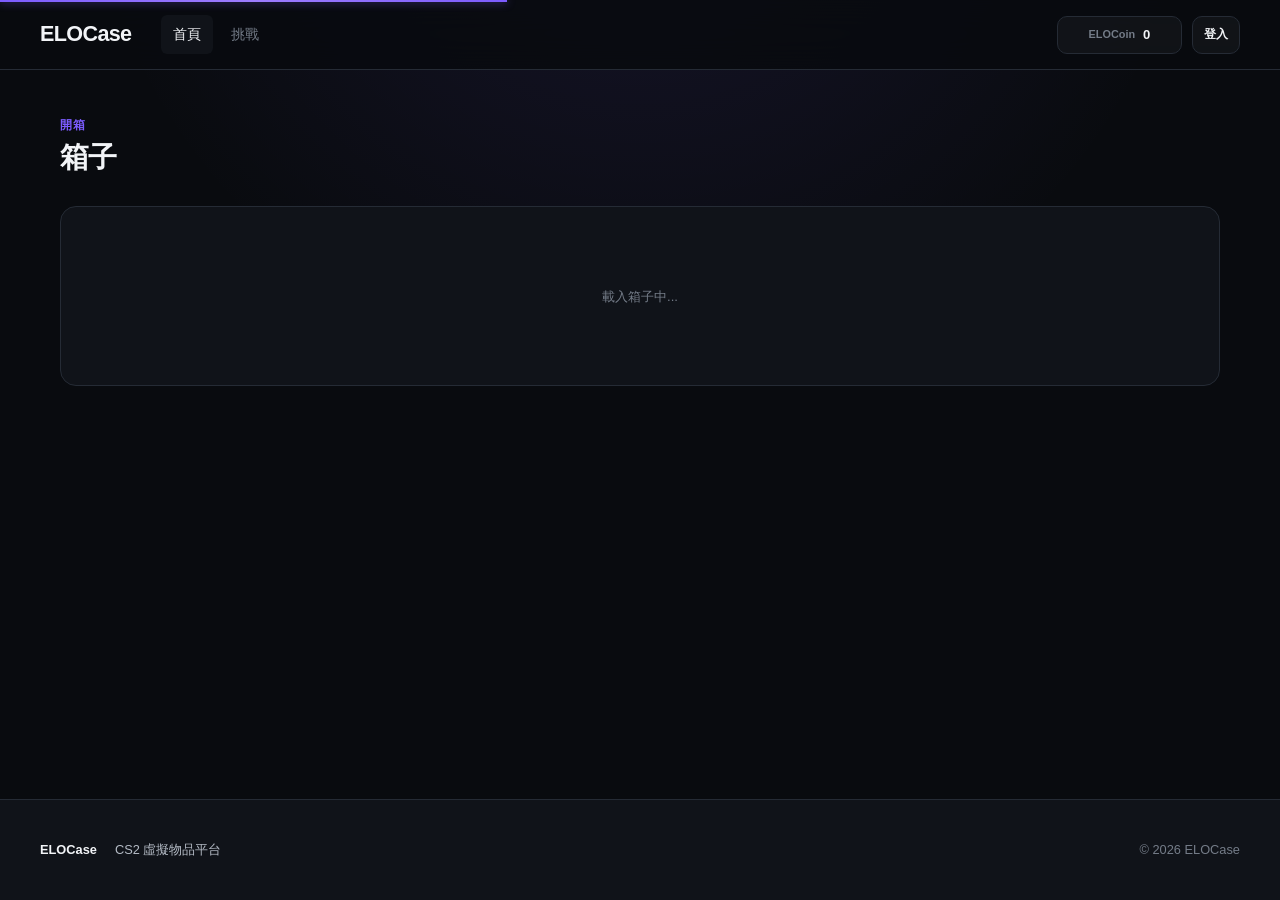
<file: cases.html>
<!DOCTYPE html>
<html lang="zh-Hant">

<head>

    <meta charset="UTF-8">

    <meta
        name="viewport"
        content="width=device-width, initial-scale=1.0"
    >

    <title>開箱｜ELOCase</title>

    <link rel="stylesheet" href="css/global.css">
    <link rel="stylesheet" href="css/components.css">
    <link rel="stylesheet" href="css/cases.css">
    <link rel="stylesheet" href="css/case.css">
    <link rel="stylesheet" href="css/challenge-loading.css">
    <link rel="stylesheet" href="css/design-system.css">
    <link rel="stylesheet" href="css/mobile.css">

</head>


<body>


    <!-- ========================================
         導覽列
    ======================================== -->

    <header
        class="navbar"
        id="navbar"
    ></header>



    <!-- ========================================
         主要內容
    ======================================== -->

    <main>

        <section class="cases-page">
        
            <div class="section-container">
        
        
                <a 
                id="challenge-back"
                class="case-back"
                href="#"
                style="display:none;"
                >
                ← 回到挑戰房間
                </a>
        
        
                    <div class="cases-header">

                    <span class="section-label">
                        開箱
                    </span>


                    <h1>
                        箱子
                    </h1>

                </div>


                <!-- ====================================
                     箱子列表
                ==================================== -->
                
                <div
                    id="case-grid"
                    class="case-grid"
                >

                    <div class="case-loading">
                        載入箱子中...
                    </div>

                </div>


            </div>

        </section>

    </main>



    <!-- ========================================
         Footer
    ======================================== -->

    <footer class="footer">
    
        <div class="footer-container">
    
            <div class="footer-brand">
                ELOCase
            </div>
    
            <p>
                CS2 虛擬物品平台
            </p>
    
            <span>
                © 2026 ELOCase
            </span>
    
        </div>
    
    </footer>



    <!-- ========================================
         JavaScript
    ======================================== -->

    <script src="js/challenge-loading.js"></script>
    
    <script src="js/loading.js"></script>
    
    <script src="js/config.js"></script>

    <script src="js/api.js"></script>

    <script src="js/auth.js"></script>

    <script src="js/player.js"></script>

    <script src="js/ui.js"></script>

    <script src="js/navbar.js"></script>

    <script src="js/cases.js"></script>

    <script src="js/challenge-ui.js"></script>


    <script>

        /* ========================================
           初始化
        ======================================== */

        document.addEventListener(
            "DOMContentLoaded",
            async () => {

                try {

                    applyChallengeModeUI();
                    
                    /*
                     * ------------------------------
                     * 載入玩家資料
                     * ------------------------------
                     */

                    const user =
                        await verifySession();


                    updateLoginUI(
                        user
                    );


                    /*
                     * ------------------------------
                     * 載入箱子
                     * ------------------------------
                     */

                    const cases =
                        await getCases();


                    renderCases(
                        cases
                    );


                } catch (error) {

                    console.error(
                        "開箱頁載入失敗：",
                        error
                    );


                    const container =
                        document.querySelector(
                            "#case-grid"
                        );


                    if (container) {

                        container.innerHTML = `

                            <div class="case-loading">

                                箱子資料載入失敗

                            </div>

                        `;

                    }

                }

            }
        );

    </script>


</body>

</html>
</file>
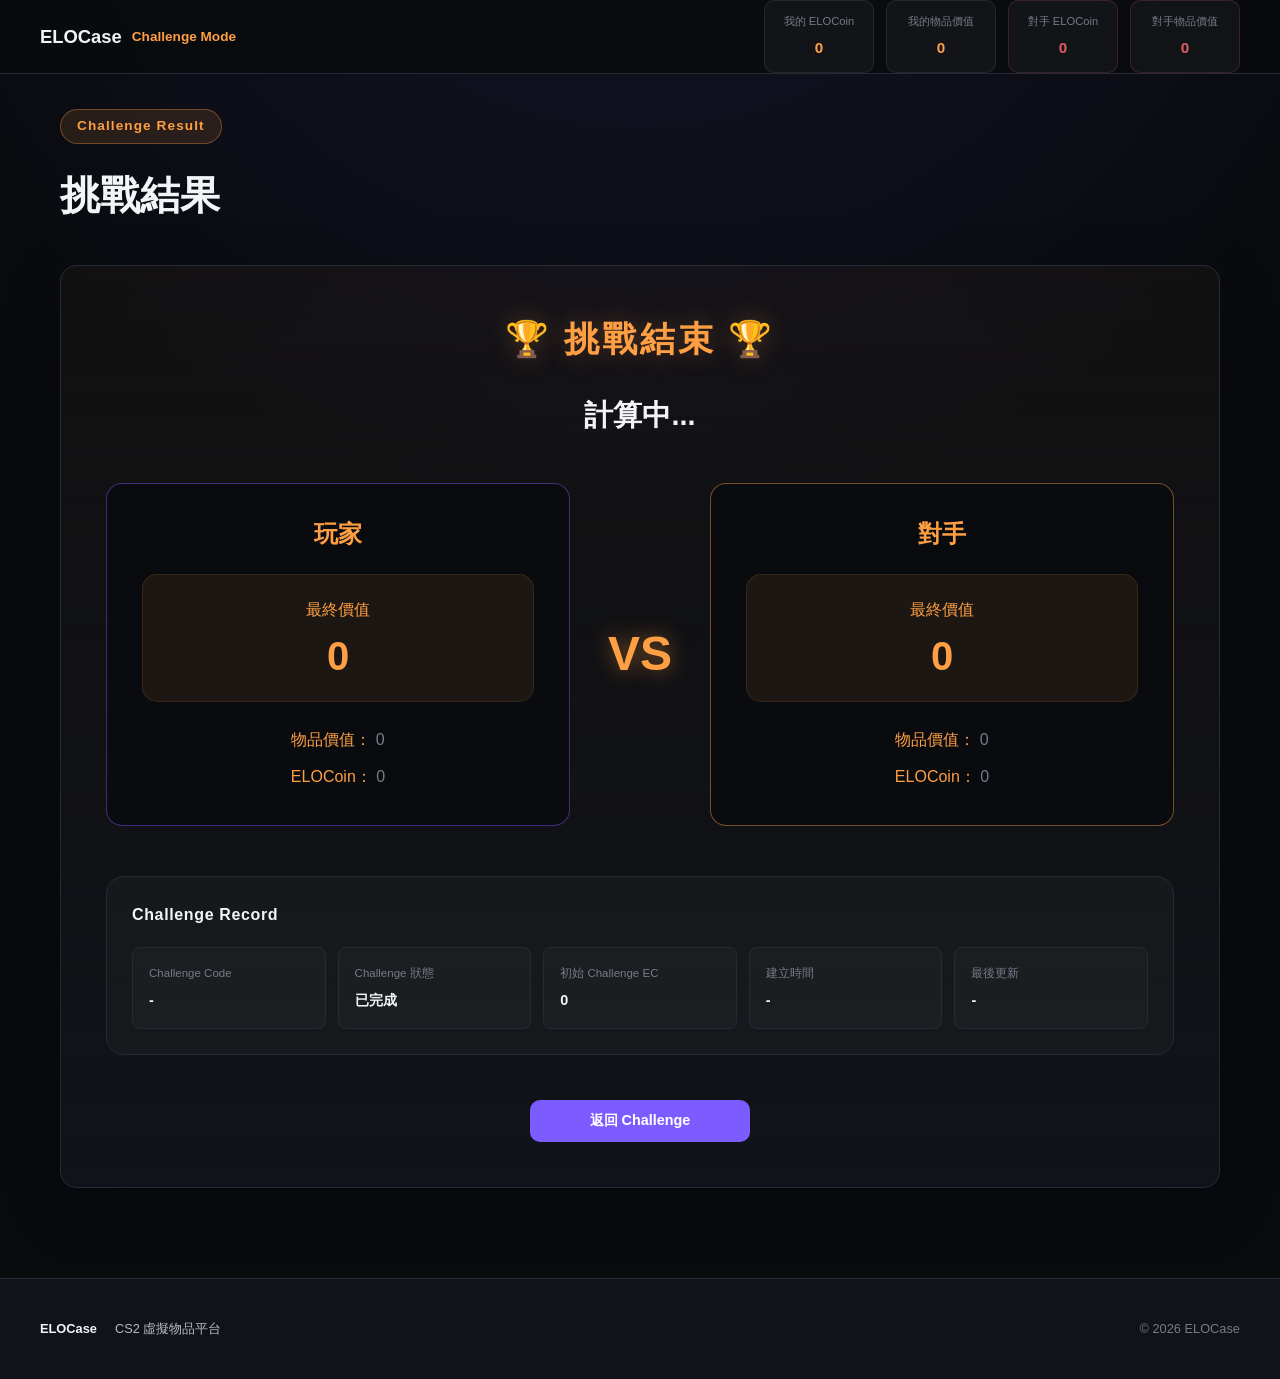
<file: challenge-result.html>
<!DOCTYPE html>
<html lang="zh-Hant">

<head>

<meta charset="UTF-8">

<meta
name="viewport"
content="width=device-width, initial-scale=1.0"
>

<title>
Challenge Result｜ELOCase
</title>


<link rel="stylesheet" href="css/global.css">
<link rel="stylesheet" href="css/components.css">
<link rel="stylesheet" href="css/challenge-theme.css">
<link rel="stylesheet" href="css/challenge-result.css">
<link rel="stylesheet" href="css/challenge-loading.css">
<link rel="stylesheet" href="css/design-system.css">
<link rel="stylesheet" href="css/mobile.css">


</head>


<body class="challenge-mode">


<!-- ========================================
     Challenge Navbar
======================================== -->

<header class="challenge-navbar">


<div class="challenge-navbar-container">


<a
href="challenge.html"
class="challenge-brand"
>

<span>
ELOCase
</span>

<strong>
Challenge Mode
</strong>

</a>



<div class="challenge-navbar-status">


<div class="challenge-user-box">


<div class="challenge-box-title">
我的 ELOCoin
</div>


<div
id="navbar-my-coin"
class="challenge-box-value"
>
0
</div>


</div>



<div class="challenge-user-box">


<div class="challenge-box-title">
我的物品價值
</div>


<div
id="navbar-my-value"
class="challenge-box-value"
>
0
</div>


</div>



<div class="challenge-user-box opponent">


<div class="challenge-box-title">
對手 ELOCoin
</div>


<div
id="navbar-opponent-coin"
class="challenge-box-value"
>
0
</div>


</div>



<div class="challenge-user-box opponent">


<div class="challenge-box-title">
對手物品價值
</div>


<div
id="navbar-opponent-value"
class="challenge-box-value"
>
0
</div>


</div>


</div>


</div>


</header>





<!-- ========================================
     Main
======================================== -->

<main class="challenge-result-page">


<div class="section-container">



<div class="section-header">


<span class="section-label">
Challenge Result
</span>


<h1 id="result-title">
挑戰結果
</h1>


</div>





<!-- ========================================
     Result Card
======================================== -->

<section class="result-card">


<div class="challenge-result-title">

🏆 挑戰結束 🏆

</div>



<div
id="winner-text"
class="winner-text"
>

計算中...

</div>





<!-- ========================================
     VS Result
======================================== -->

<div class="vs-result">


<div class="result-player player-a">


<h2 id="result-my-name">
玩家
</h2>


<div class="result-value">

最終價值

<strong id="result-my-value">
0
</strong>

</div>


<div>

物品價值：

<span id="player-a-items">
0
</span>

</div>


<div>

ELOCoin：

<span id="player-a-coin">
0
</span>

</div>


</div>





<div class="result-vs">

VS

</div>





<div class="result-player player-b">


<h2 id="result-opponent-name">
對手
</h2>


<div class="result-value">

最終價值

<strong id="result-opponent-value">
0
</strong>

</div>


<div>

物品價值：

<span id="player-b-items">
0
</span>

</div>


<div>

ELOCoin：

<span id="player-b-coin">
0
</span>

</div>


</div>


</div>





<!-- ========================================
     Challenge Record
======================================== -->

<section class="challenge-result-record">


<div class="challenge-result-record-title">

Challenge Record

</div>



<div class="challenge-result-record-grid">


<div class="challenge-result-record-item">


<span>
Challenge Code
</span>


<strong id="result-challenge-code">
-
</strong>


</div>



<div class="challenge-result-record-item">


<span>
Challenge 狀態
</span>


<strong id="result-challenge-status">
已完成
</strong>


</div>



<div class="challenge-result-record-item">


<span>
初始 Challenge EC
</span>


<strong id="result-initial-ec">
0
</strong>


</div>



<div class="challenge-result-record-item">


<span>
建立時間
</span>


<strong id="result-created-at">
-
</strong>


</div>



<div class="challenge-result-record-item">


<span>
最後更新
</span>


<strong id="result-updated-at">
-
</strong>


</div>


</div>


</section>





<!-- ========================================
     Back Button
======================================== -->

<button
id="back-challenge-button"
class="button button-primary"
>

返回 Challenge

</button>


</section>


</div>


</main>





<!-- ========================================
     Footer
======================================== -->

<footer class="footer">


<div class="footer-container">


<div class="footer-brand">
ELOCase
</div>


<p>
CS2 虛擬物品平台
</p>


<span>
© 2026 ELOCase
</span>


</div>


</footer>





<!-- ========================================
     Scripts
======================================== -->

<script src="js/challenge-loading.js"></script>

<script src="js/config.js"></script>

<script src="js/api.js"></script>

<script src="js/auth.js"></script>

<script src="js/challenge-result.js"></script>


</body>

</html>
</file>
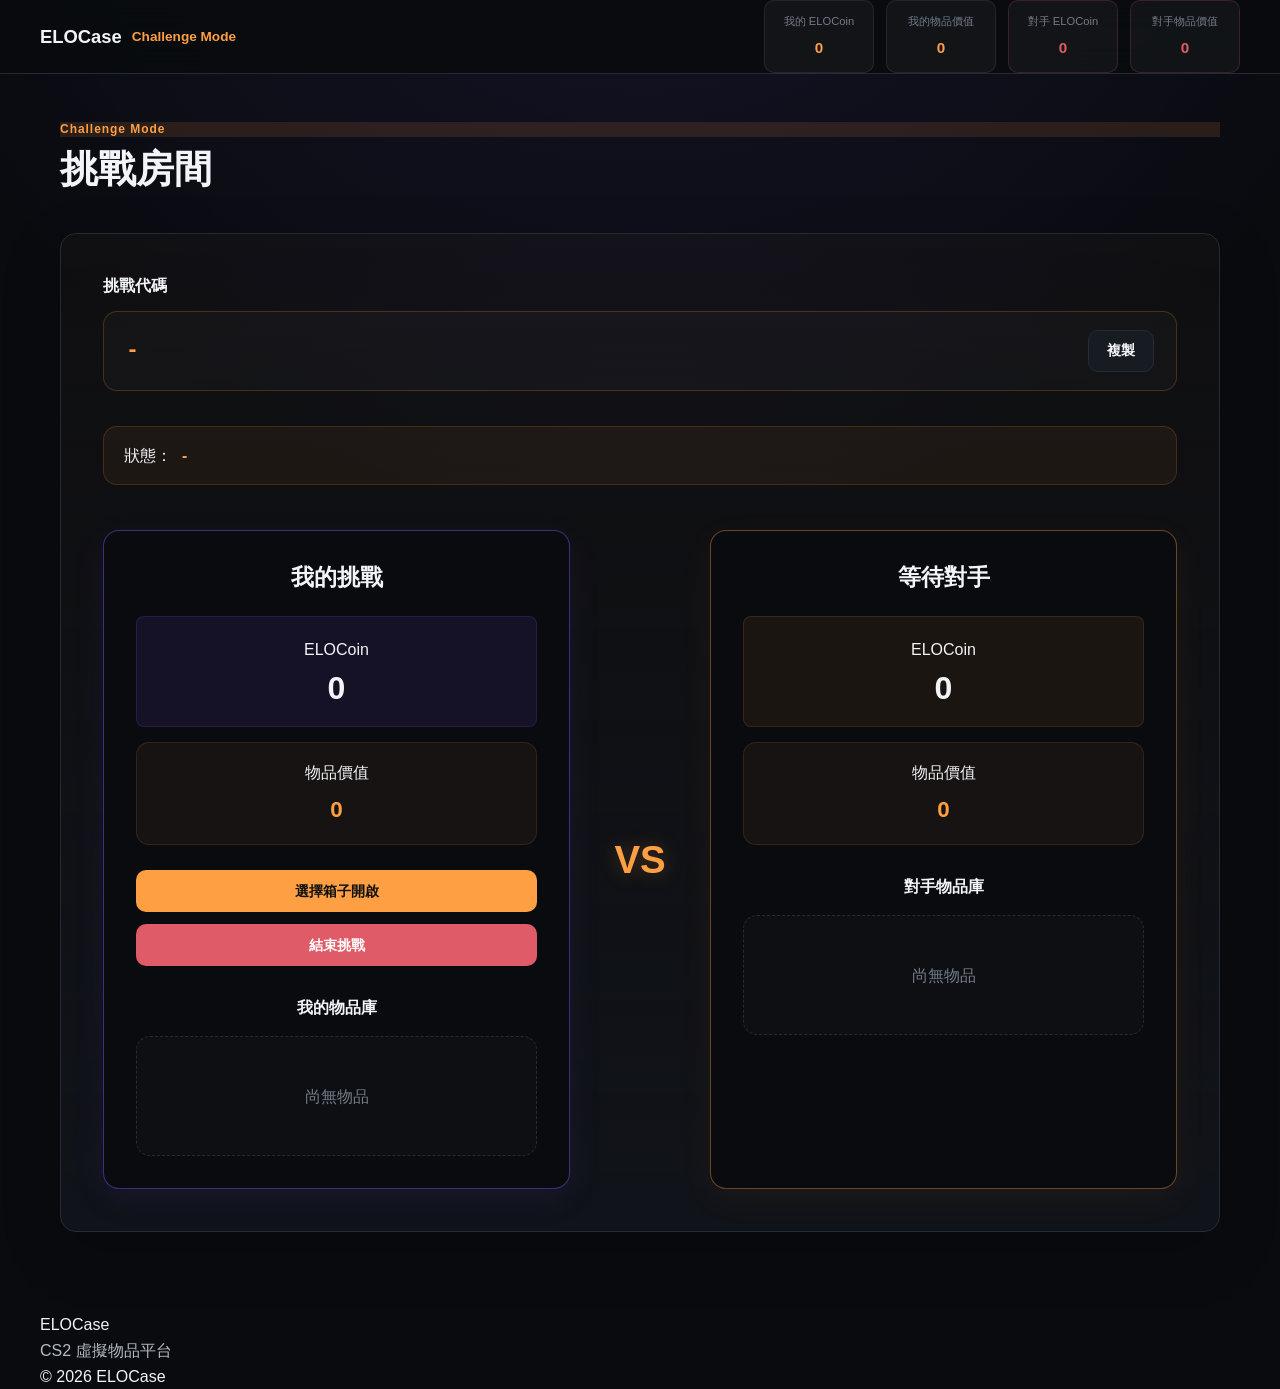
<file: challenge-room.html>
<!DOCTYPE html>
<html lang="zh-Hant">

<head>

<meta charset="UTF-8">

<meta
name="viewport"
content="width=device-width, initial-scale=1.0"
>

<title>
Challenge Room｜ELOCase
</title>


<link rel="stylesheet" href="css/global.css">
<link rel="stylesheet" href="css/challenge-loading.css">
<link rel="stylesheet" href="css/components.css">
<link rel="stylesheet" href="css/challenge-room.css">
<link rel="stylesheet" href="css/challenge-theme.css">
<link rel="stylesheet" href="css/design-system.css">
<link rel="stylesheet" href="css/mobile.css">


</head>


<body class="challenge-mode">


<header class="challenge-navbar">


<div class="challenge-navbar-container">


<a
href="challenge.html"
class="challenge-brand"
>

<span>
ELOCase
</span>

<strong>
Challenge Mode
</strong>

</a>




<div class="challenge-navbar-status">



<div class="challenge-user-box">


<div class="challenge-box-title">
我的 ELOCoin
</div>


<div
id="navbar-my-coin"
class="challenge-box-value"
>
0
</div>


</div>





<div class="challenge-user-box">


<div class="challenge-box-title">
我的物品價值
</div>


<div
id="navbar-my-value"
class="challenge-box-value"
>
0
</div>


</div>







<div class="challenge-user-box opponent">


<div class="challenge-box-title">
對手 ELOCoin
</div>


<div
id="navbar-opponent-coin"
class="challenge-box-value"
>
0
</div>


</div>





<div class="challenge-user-box opponent">


<div class="challenge-box-title">
對手物品價值
</div>


<div
id="navbar-opponent-value"
class="challenge-box-value"
>
0
</div>


</div>



</div>


</div>


</header>







<main>


<section class="challenge-room-page">


<div class="section-container">





<div class="section-header">


<span class="section-label">

Challenge Mode

</span>


<h1>

挑戰房間

</h1>


</div>







<div class="room-card">






<div class="challenge-code-section">


<h3>
挑戰代碼
</h3>


<div class="challenge-code-box">


<span id="challenge-code">
-
</span>


<button
id="copy-code-button"
class="button button-secondary"
>

複製

</button>


</div>



<div
id="copy-message"
class="copy-message"
></div>


</div>








<div class="room-status">


狀態：

<span id="challenge-status">
-
</span>


</div>









<div class="vs-area">






<!-- 我的區域 -->

<div
class="room-player my-player"
>



<h2 id="my-player-name">

我的挑戰

</h2>




<div class="ec-box">


ELOCoin


<strong id="my-player-coin">

0

</strong>


</div>





<div class="value-box">


物品價值


<strong id="my-player-value">

0

</strong>


</div>






<div class="challenge-open-actions">

    <button
        id="open-case-button"
        class="button button-primary"
    >
        選擇箱子開啟
    </button>


    <button
        id="finish-challenge-button"
        class="button button-danger"
    >
        結束挑戰
    </button>

</div>

<div class="player-inventory">


<h3>

我的物品庫

</h3>


<div
id="my-items"
class="challenge-items"
>


<div class="empty-item">

尚無物品

</div>


</div>


</div>



</div>








<div class="vs-text">

VS

</div>







<!-- 對手區域 -->

<div
class="room-player opponent-player"
>



<h2 id="opponent-name">

等待對手

</h2>





<div class="ec-box">


ELOCoin


<strong id="opponent-coin">

0

</strong>


</div>





<div class="value-box">


物品價值


<strong id="opponent-value">

0

</strong>


</div>















<div class="player-inventory">


<h3>

對手物品庫

</h3>



<div
id="opponent-items"
class="challenge-items"
>


<div class="empty-item">

尚無物品

</div>


</div>


</div>



</div>







</div>


















</div>


</div>


</section>


</main>



<!-- ========================================
     Footer
======================================== -->

<footer class="footer">


    <div class="footer-container">


        <div class="footer-brand">
            ELOCase
        </div>


        <p>
            CS2 虛擬物品平台
        </p>


        <span>
            © 2026 ELOCase
        </span>


    </div>


</footer>

<script src="js/challenge-loading.js"></script>

<script src="js/config.js"></script>

<script src="js/api.js"></script>

<script src="js/auth.js"></script>

<script src="js/player.js"></script>

<script src="js/challenge-room.js"></script>


</body>


</html>
</file>
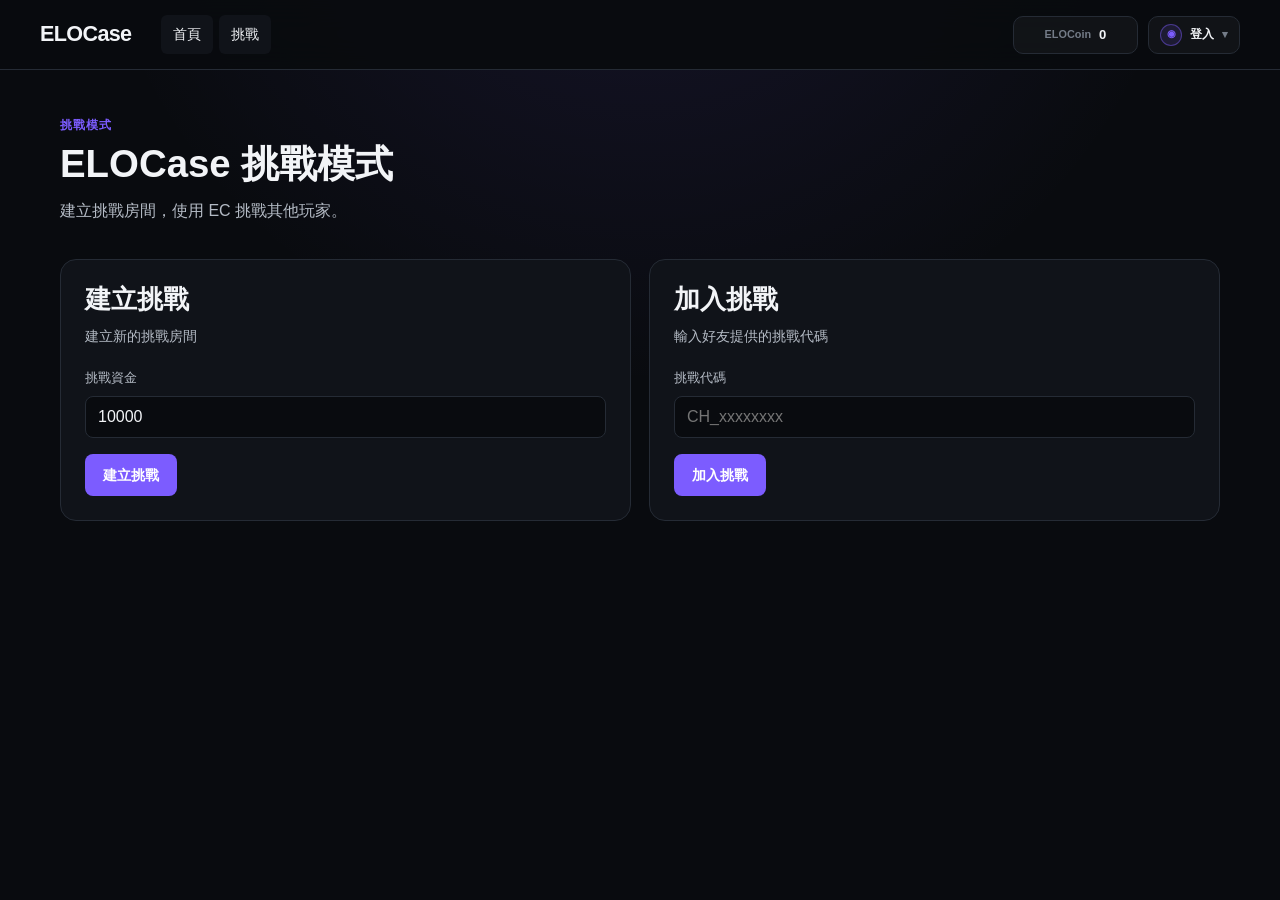
<file: challenge.html>
<!DOCTYPE html>
<html lang="zh-Hant">

<head>

    <meta charset="UTF-8">

    <meta
        name="viewport"
        content="width=device-width, initial-scale=1.0"
    >

    <title>
        Challenge Mode｜ELOCase
    </title>


    <link rel="stylesheet" href="css/global.css">
    <link rel="stylesheet" href="css/components.css">
    <link rel="stylesheet" href="css/challenge.css">
    <link rel="stylesheet" href="css/challenge-theme.css">


    <link rel="stylesheet" href="css/design-system.css">
    <link rel="stylesheet" href="css/mobile.css">

</head>


<body class="challenge-mode challenge-entry">


<header
    class="navbar"
    id="navbar"
></header>





<main>


<section class="challenge-page">


<div class="section-container">



<div class="section-header">


<span class="section-label">
挑戰模式
</span>


<h1>
ELOCase 挑戰模式
</h1>


<p>
建立挑戰房間，使用 EC 挑戰其他玩家。
</p>


</div>





<div class="challenge-actions">



<div class="challenge-card">


<h2>
建立挑戰
</h2>

<p>
建立新的挑戰房間
</p>


<label>
挑戰資金
</label>


<input
id="create-ec"
type="number"
value="10000"
>


<button
id="create-challenge-button"
class="button button-primary"
>

建立挑戰

</button>


</div>






<div class="challenge-card">


<h2>
加入挑戰
</h2>

<p>
輸入好友提供的挑戰代碼
</p>


<label>
挑戰代碼
</label>


<input
id="join-code"
placeholder="CH_xxxxxxxx"
>


<button
id="join-challenge-button"
class="button button-primary"
>

加入挑戰

</button>


</div>



</div>

<div
id="created-challenge"
class="challenge-card hidden"
>


<h2>
挑戰代碼
</h2>


<div class="challenge-code-box">


<span id="challenge-code">
-
</span>


<button
id="copy-code-button"
class="button button-secondary"
>
複製
</button>


</div>


<div
id="copy-message"
class="copy-message"
>
</div>


</div>







<section
id="challenge-room"
class="challenge-room hidden"
>


<div class="section-header">

<span class="section-label">
房間
</span>


<h2>
挑戰房間
</h2>

</div>




<div class="challenge-vs">



<div class="challenge-player-box">


<h3>
Player A
</h3>


<p>
EC：
<span id="player-a-ec">
-
</span>
</p>


<p>
物品價值：
<span id="player-a-value">
-
</span>
</p>


</div>






<div class="challenge-vs-text">

VS

</div>






<div class="challenge-player-box">


<h3>
Player B
</h3>


<p>
EC：
<span id="player-b-ec">
-
</span>
</p>


<p>
物品價值：
<span id="player-b-value">
-
</span>
</p>


</div>



</div>


</section>



</div>


</section>


</main>





<script src="js/config.js"></script>
<script src="js/api.js"></script>
<script src="js/auth.js"></script>
<script src="js/player.js"></script>
<script src="js/challenge.js"></script>
<script src="js/navbar.js"></script>


</body>

</html>
</file>
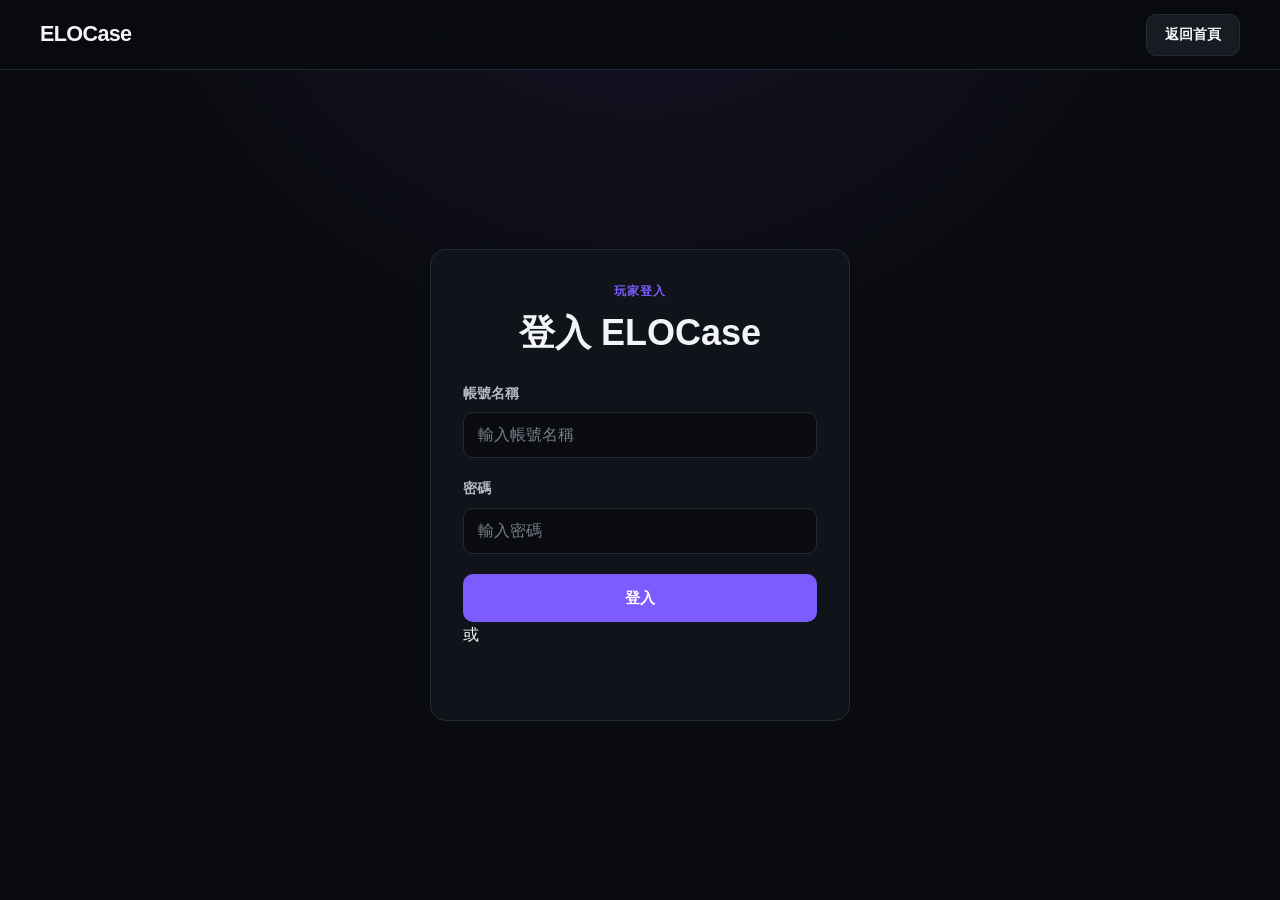
<file: google-profile.html>
<!DOCTYPE html>
<html lang="zh-Hant">

<head>

    <meta charset="UTF-8">

    <meta
        name="viewport"
        content="width=device-width, initial-scale=1.0"
    >

    <title>
        完善帳號｜ELOCase
    </title>


    <link rel="stylesheet" href="css/login.css">
    <link rel="stylesheet" href="css/global.css">
    <link rel="stylesheet" href="css/components.css">
    <link rel="stylesheet" href="css/mobile.css">


</head>


<body>


<header class="navbar">

    <div class="navbar-container">


        <a
            href="index.html"
            class="brand"
        >
            ELOCase
        </a>


    </div>


</header>




<main>


<section class="login-page">


<div class="login-card">



<div class="login-header">


<span class="section-label">
    Google 註冊
</span>


<h1>
    完善你的帳號
</h1>


<p>
    設定你的 ELOCase 玩家資料
</p>


</div>




<div
    class="google-profile-info"
>


<img
    id="google-avatar"
    class="google-avatar"
>



<div>


<h3
    id="google-name"
>
</h3>


<p
    id="google-email"
>
</p>


</div>


</div>





<form id="google-profile-form">



<div class="form-group">


<label
    for="username"
>
    玩家名稱
</label>


<input

    id="username"

    type="text"

    placeholder="輸入玩家名稱"

    required

>


</div>





<div class="form-group">


<label
    for="displayName"
>
    顯示名稱
</label>


<input

    id="displayName"

    type="text"

    placeholder="遊戲內顯示名稱"

    required

>


</div>





<button

    type="submit"

    class="button button-primary button-large"

>

建立 ELOCase 帳號

</button>



</form>




<div
    id="google-profile-message"
    class="login-message"
>
</div>



</div>


</section>


</main>





<script src="js/config.js"></script>
<script src="js/api.js"></script>
<script src="js/auth.js"></script>
<script src="js/google-profile.js"></script>



</body>

</html>
</file>
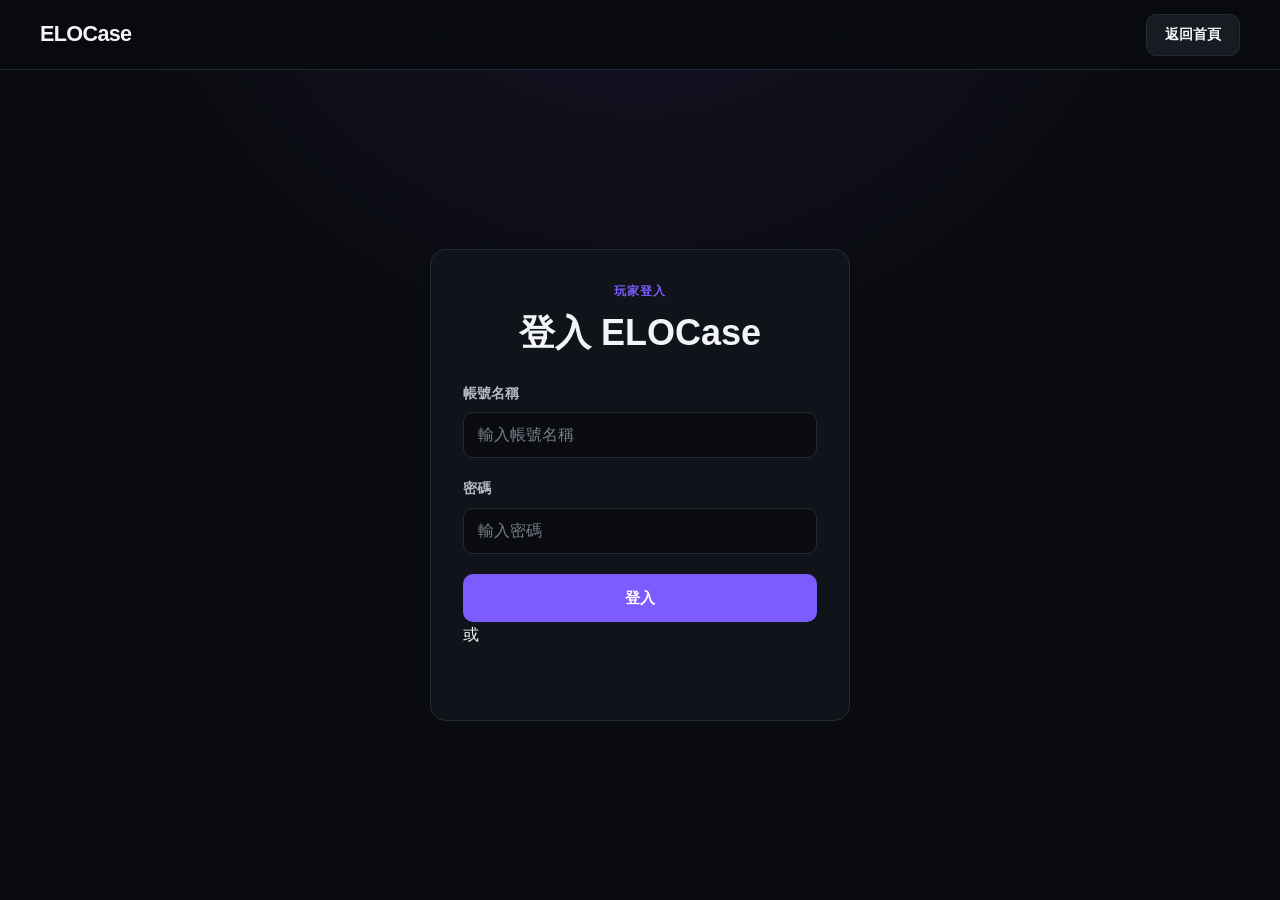
<file: inventory.html>
<!DOCTYPE html>
<html lang="zh-Hant">

<head>
    <meta charset="UTF-8">
    <meta name="viewport" content="width=device-width, initial-scale=1.0">
    <title>我的物品｜ELOCase</title>

    <link rel="stylesheet" href="css/global.css">
    <link rel="stylesheet" href="css/components.css">
    <link rel="stylesheet" href="css/inventory.css">
    <link rel="stylesheet" href="css/design-system.css">
    <link rel="stylesheet" href="css/mobile.css">
</head>

<body>

<header
    class="navbar"
    id="navbar"
></header>


<main>

    <section class="section-container inventory-page">

        <div class="section-header">

            <span class="section-label">
                收藏
            </span>

            <h1>
                我的物品
            </h1>

        </div>


        <div class="inventory-toolbar">

            <div class="inventory-count">
                共 <strong id="inventory-count">0</strong> 件物品
            </div>

            <label class="inventory-search">

                <span>搜尋物品</span>

                <input
                    id="inventory-search"
                    type="search"
                    placeholder="輸入武器或造型名稱"
                    autocomplete="off"
                >

            </label>

        </div>


        <div
            id="inventory-grid"
            class="inventory-grid"
        >

            <div class="inventory-loading">
                正在載入物品...
            </div>

        </div>

    </section>

</main>

<script src="js/loading.js"></script>

<script src="js/config.js"></script>
<script src="js/api.js"></script>
<script src="js/auth.js"></script>
<script src="js/inventory.js"></script>
<script src="js/navbar.js"></script>

</body>

</html>
</file>
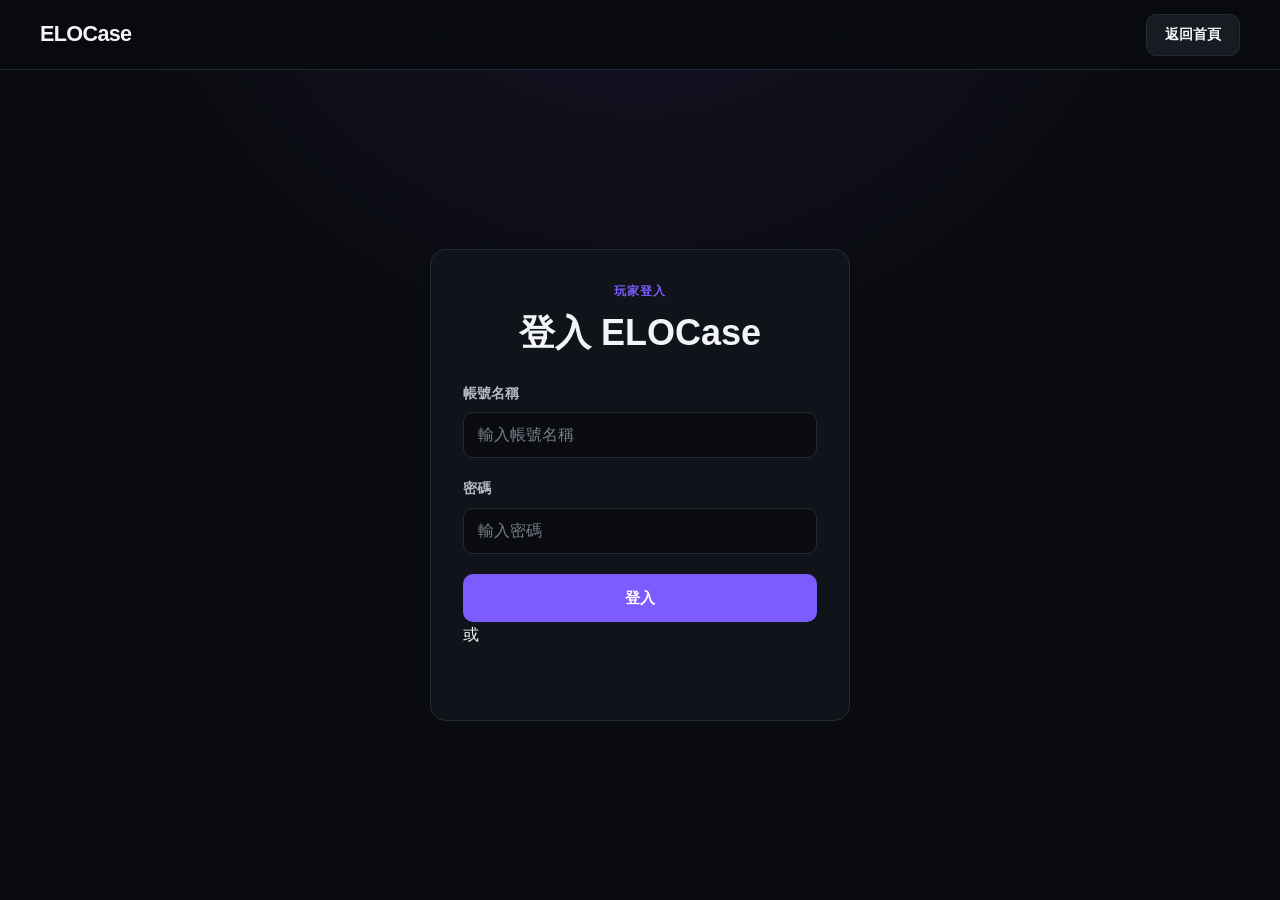
<file: login.html>
<!DOCTYPE html>
<html lang="zh-Hant">
<head>
    <meta charset="UTF-8">
    <meta name="viewport" content="width=device-width, initial-scale=1.0">

    <title>登入｜ELOCase</title>

    <link rel="stylesheet" href="css/login.css">
    <link rel="stylesheet" href="css/global.css">
    <link rel="stylesheet" href="css/components.css">
    <link rel="stylesheet" href="css/mobile.css">
</head>

<body>

<header class="navbar">
    <div class="navbar-container">

        <a href="index.html" class="brand">
            ELOCase
        </a>

        <a href="index.html" class="button button-secondary">
            返回首頁
        </a>

    </div>
</header>


<main>

    <section class="login-page">

        <div class="login-card">

            <div class="login-header">

                <span class="section-label">
                    玩家登入
                </span>

                <h1>
                    登入 ELOCase
                </h1>

            </div>


            <form id="login-form">

                <div class="form-group">

                    <label for="username">
                        帳號名稱
                    </label>

                    <input
                        id="username"
                        name="username"
                        type="text"
                        placeholder="輸入帳號名稱"
                        autocomplete="username"
                        required
                    >

                </div>

                <div class="form-group">
                
                    <label for="password">
                        密碼
                    </label>
                
                    <input
                        id="password"
                        name="password"
                        type="password"
                        placeholder="輸入密碼"
                        autocomplete="current-password"
                        required
                    >
                
                </div>

                <button
                    type="submit"
                    class="button button-primary button-large"
                >
                    登入
                </button>

                <div class="google-login-divider">
                
                    或
                
                </div>
                
                
                <div
                    id="google-login-button"
                ></div>

            </form>


            <div
                id="login-message"
                class="login-message"
            ></div>

        </div>

    </section>

</main>

<script src="https://accounts.google.com/gsi/client"></script>

<script src="js/loading.js"></script>
<script src="js/config.js"></script>
<script src="js/api.js"></script>
<script src="js/auth.js"></script>
<script src="js/google-auth.js"></script>

</body>
</html>
</file>
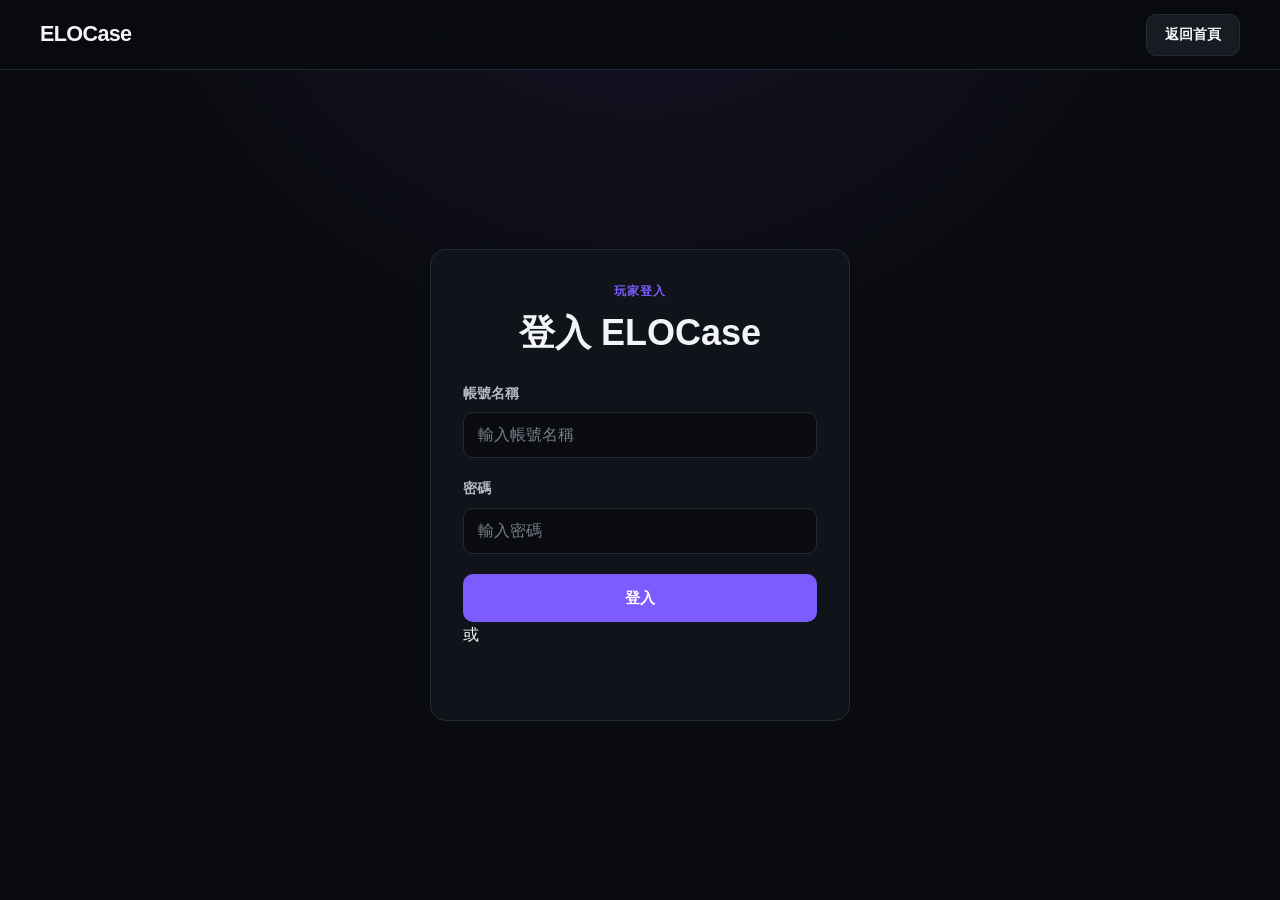
<file: profile.html>
<!DOCTYPE html>
<html lang="zh-Hant">

<head>

    <meta charset="UTF-8">

    <meta
        name="viewport"
        content="width=device-width, initial-scale=1.0"
    >

    <title>個人資料｜ELOCase</title>

    <link rel="stylesheet" href="css/global.css">
    <link rel="stylesheet" href="css/components.css">
    <link rel="stylesheet" href="css/profile.css">
    <link rel="stylesheet" href="css/design-system.css">
    <link rel="stylesheet" href="css/mobile.css">

</head>


<body>


    <!-- ========================================
         導覽列
    ======================================== -->

    <header
        class="navbar"
        id="navbar"
    ></header>



    <!-- ========================================
         個人頁面
    ======================================== -->

    <main>

        <section class="profile-page">

            <div class="profile-container">


                <!-- ========================================
                     玩家標頭
                ======================================== -->

                <div class="profile-header">


                    <div class="profile-user">


                        <div class="profile-avatar">

                            <span>
                                ◉
                            </span>

                        </div>


                        <div class="profile-user-info">

                            <h1 id="profile-name">
                                載入中...
                            </h1>

                            <p id="profile-username">
                                玩家名稱：-
                            </p>

                        </div>

                    </div>



                    <!-- 玩家數據 -->

                    <div class="profile-balance-box">


                        <div class="profile-balance-item">

                            <span>
                                ELOCoin
                            </span>

                            <strong id="profile-balance">
                                $0
                            </strong>

                        </div>


                        <div class="profile-balance-divider"></div>


                        <div class="profile-balance-item">

                            <span>
                                等級
                            </span>

                            <strong id="profile-level">
                                Lv.0
                            </strong>

                        </div>

                    </div>


                </div>



                <!-- ========================================
                     快速操作
                ======================================== -->

                <div class="profile-nav">


                    <a
                        href="inventory.html"
                        class="profile-nav-button"
                    >

                        <span class="profile-nav-icon">
                            ◇
                        </span>

                        <span>
                            我的物品
                        </span>

                        <span class="profile-nav-arrow">
                            →
                        </span>

                    </a>


                    <a
                        href="cases.html"
                        class="profile-nav-button primary"
                    >

                        <span class="profile-nav-icon">
                            ◆
                        </span>

                        <span>
                            開始開箱
                        </span>

                        <span class="profile-nav-arrow">
                            →
                        </span>

                    </a>

                </div>



                <!-- ========================================
                     玩家資訊
                ======================================== -->

                <div class="profile-section">


                    <div class="profile-section-header">

                        <h2>
                            玩家資訊
                        </h2>

                    </div>


                    <div class="profile-details">


                        <div class="profile-detail-row">

                            <span class="profile-detail-label">
                                玩家名稱
                            </span>

                            <strong id="info-username">
                                -
                            </strong>

                        </div>


                        <div class="profile-detail-row">

                            <span class="profile-detail-label">
                                顯示名稱
                            </span>

                            <strong id="info-display-name">
                                -
                            </strong>

                        </div>


                        <div class="profile-detail-row">

                            <span class="profile-detail-label">
                                玩家等級
                            </span>

                            <strong id="info-level">
                                Lv.0
                            </strong>

                        </div>


                    </div>

                </div>



                <!-- ========================================
                     帳號操作
                ======================================== -->

                <div class="profile-account">
                
                    <div>
                
                        <h2>
                            帳號
                        </h2>
                
                        <p>
                            管理目前的 ELOCase 帳號
                        </p>
                
                    </div>
                
                
                    <div class="profile-account-actions">
                
                        <button
                            id="edit-profile-button"
                            class="profile-edit-button"
                            type="button"
                        >
                            編輯資料
                        </button>
                
                
                        <button
                            id="logout-button"
                            class="profile-logout-button"
                            type="button"
                        >
                            登出
                        </button>
                
                    </div>
                
                </div>

                <!-- ========================================
                 編輯資料 Modal
                ======================================== -->
                
                <div
                    class="profile-modal"
                    id="edit-profile-modal"
                >
                
                    <div
                        class="profile-modal-backdrop"
                        id="edit-profile-backdrop"
                    ></div>
                
                
                    <div class="profile-modal-box">
                
                
                        <div class="profile-modal-header">
                
                            <div>
                
                                <span class="profile-modal-label">
                                    PROFILE
                                </span>
                
                                <h2>
                                    編輯資料
                                </h2>
                
                            </div>
                
                
                            <button
                                type="button"
                                class="profile-modal-close"
                                id="edit-profile-close"
                            >
                                ×
                            </button>
                
                        </div>
                
                
                
                        <div class="profile-modal-body">
                
                
                            <!-- 顯示名稱 -->
                
                            <div class="profile-form-group">
                
                                <label for="edit-display-name">
                                    顯示名稱
                                </label>
                
                                <input
                                    type="text"
                                    id="edit-display-name"
                                    maxlength="30"
                                    autocomplete="off"
                                    placeholder="輸入顯示名稱"
                                >
                
                                <span class="profile-form-hint">
                                    這個名稱會顯示在你的 ELOCase 個人頁面
                                </span>
                
                            </div>
                
                
                
                            <!-- 玩家名稱 -->
                
                            <div class="profile-form-group">
                
                                <label for="edit-username">
                                    玩家名稱
                                </label>
                
                                <input
                                    type="text"
                                    id="edit-username"
                                    disabled
                                >
                
                                <span class="profile-form-hint">
                                    玩家名稱無法修改
                                </span>
                
                            </div>
                
                
                        </div>
                
                
                
                        <div class="profile-modal-footer">
                
                            <button
                                type="button"
                                class="profile-modal-button secondary"
                                id="edit-profile-cancel"
                            >
                                取消
                            </button>
                
                
                            <button
                                type="button"
                                class="profile-modal-button primary"
                                id="edit-profile-save"
                            >
                                儲存
                            </button>
                
                        </div>
                
                
                    </div>
                
                </div>


            </div>

        </section>

    </main>



    <!-- ========================================
         JavaScript
    ======================================== -->

    <script src="js/loading.js"></script>

    <script src="js/config.js"></script>

    <script src="js/api.js"></script>

    <script src="js/auth.js"></script>

    <script src="js/player.js"></script>

    <script src="js/ui.js"></script>

    <script src="js/navbar.js"></script>


    <script>

        async function initializeProfile() {

            const user =
                await requireLogin();


            if (!user) {

                return;

            }


            /* ========================================
               基本資料
            ======================================== */

            const displayName =
                user.displayName ||
                user.username ||
                "玩家";


            const username =
                user.username ||
                "-";


            const level =
                Number(
                    user.level ?? 0
                );


            const eloCoin =
                Number(
                    user.eloCoin || 0
                );


            /* ========================================
               Hero 名稱
            ======================================== */

            const profileName =
                document.querySelector(
                    "#profile-name"
                );


            if (profileName) {

                profileName.textContent =
                    displayName;

            }


            /* ========================================
               Hero 帳號
            ======================================== */

            const profileUsername =
                document.querySelector(
                    "#profile-username"
                );


            if (profileUsername) {

                profileUsername.textContent =
                    `玩家名稱：${username}`;

            }


            /* ========================================
               ELOCoin
            ======================================== */

            const profileBalance =
                document.querySelector(
                    "#profile-balance"
                );


            if (profileBalance) {

                profileBalance.textContent =
                    `$${eloCoin.toLocaleString()}`;

            }


            /* ========================================
               等級
            ======================================== */

            const profileLevel =
                document.querySelector(
                    "#profile-level"
                );


            if (profileLevel) {

                profileLevel.textContent =
                    `Lv.${level}`;

            }


            /* ========================================
               玩家資訊
            ======================================== */

            const infoUsername =
                document.querySelector(
                    "#info-username"
                );


            if (infoUsername) {

                infoUsername.textContent =
                    username;

            }


            const infoDisplayName =
                document.querySelector(
                    "#info-display-name"
                );


            if (infoDisplayName) {

                infoDisplayName.textContent =
                    displayName;

            }


            const infoLevel =
                document.querySelector(
                    "#info-level"
                );


            if (infoLevel) {

                infoLevel.textContent =
                    `Lv.${level}`;

            }


            /* ========================================
               Navbar 餘額
            ======================================== */

            const balance =
                document.querySelector(
                    ".balance-value"
                );


            if (balance) {

                balance.textContent =
                    eloCoin.toLocaleString();

            }


            /* ========================================
               登出
            ======================================== */

            const logoutButton =
                document.querySelector(
                    "#logout-button"
                );


            if (logoutButton) {

                logoutButton.addEventListener(
                    "click",
                    logout
                );

            }

        }

        /* ========================================
           編輯資料 Modal
        ======================================== */
        
        const editProfileButton =
            document.querySelector(
                "#edit-profile-button"
            );
        
        
        const editProfileModal =
            document.querySelector(
                "#edit-profile-modal"
            );
        
        
        const editProfileClose =
            document.querySelector(
                "#edit-profile-close"
            );
        
        
        const editProfileCancel =
            document.querySelector(
                "#edit-profile-cancel"
            );
        
        
        const editProfileBackdrop =
            document.querySelector(
                "#edit-profile-backdrop"
            );
        
        
        const editDisplayName =
            document.querySelector(
                "#edit-display-name"
            );
        
        
        const editUsername =
            document.querySelector(
                "#edit-username"
            );
        
        
        function openEditProfileModal() {
        
            const user =
                getSavedUser();
        
        
            if (!user) {
        
                return;
        
            }
        
        
            editDisplayName.value =
                user.displayName ||
                user.username ||
                "";
        
        
            editUsername.value =
                user.username ||
                "";
        
        
            editProfileModal.classList.add(
                "show"
            );
        
        }
        
        
        function closeEditProfileModal() {
        
            editProfileModal.classList.remove(
                "show"
            );
        
        }
        
        
        if (editProfileButton) {
        
            editProfileButton.addEventListener(
                "click",
                openEditProfileModal
            );
        
        }
        
        
        if (editProfileClose) {
        
            editProfileClose.addEventListener(
                "click",
                closeEditProfileModal
            );
        
        }
        
        
        if (editProfileCancel) {
        
            editProfileCancel.addEventListener(
                "click",
                closeEditProfileModal
            );
        
        }
        
        
        if (editProfileBackdrop) {
        
            editProfileBackdrop.addEventListener(
                "click",
                closeEditProfileModal
            );
        
        }

        /* ========================================
           儲存編輯資料
        ======================================== */
        
        const editProfileSave =
            document.querySelector(
                "#edit-profile-save"
            );
        
        
        if (editProfileSave) {
        
            editProfileSave.addEventListener(
                "click",
                async () => {
        
                    /*
                     * 防止重複點擊
                     */
        
                    if (
                        editProfileSave.disabled
                    ) {
        
                        return;
        
                    }
        
        
                    /*
                     * 取得 Session Token
                     */
        
                    const sessionToken =
                        getSessionToken();
        
        
                    if (!sessionToken) {
        
                        alert(
                            "登入狀態已失效，請重新登入"
                        );
        
                        return;
        
                    }
        
        
                    /*
                     * 取得新的顯示名稱
                     */
        
                    const newDisplayName =
                        editDisplayName.value.trim();
        
        
                    /*
                     * 檢查是否為空
                     */
        
                    if (!newDisplayName) {
        
                        alert(
                            "顯示名稱不能為空"
                        );
        
                        editDisplayName.focus();
        
                        return;
        
                    }
        
        
                    /*
                     * 檢查長度
                     */
        
                    if (
                        newDisplayName.length > 30
                    ) {
        
                        alert(
                            "顯示名稱最多 30 個字"
                        );
        
                        editDisplayName.focus();
        
                        return;
        
                    }
        
        
                    try {
        
                        /*
                         * 鎖定儲存按鈕
                         */
        
                        editProfileSave.disabled =
                            true;
        
                        editProfileSave.textContent =
                            "儲存中...";
        
        
                        /*
                         * ====================================
                         * 呼叫後端 updatePlayer
                         * ====================================
                         */
        
                        const updatedUser =
                            await updatePlayer(
                                newDisplayName
                            );
        
        
                        /*
                         * ====================================
                         * 更新 LocalStorage
                         * ====================================
                         */
        
                        localStorage.setItem(
                            "elocaseUser",
                            JSON.stringify(
                                updatedUser
                            )
                        );
        
        
                        /*
                         * ====================================
                         * 更新頁面上的玩家名稱
                         * ====================================
                         */
        
                        const profileName =
                            document.querySelector(
                                "#profile-name"
                            );
        
        
                        if (profileName) {
        
                            profileName.textContent =
                                updatedUser.displayName ||
                                updatedUser.username ||
                                "玩家";
        
                        }
        
        
                        /*
                         * ====================================
                         * 更新 Navbar 玩家名稱
                         * ====================================
                         */
        
                        const navbarPlayerName =
                            document.querySelector(
                                "#navbar-player-name"
                            );
        
        
                        if (navbarPlayerName) {
        
                            navbarPlayerName.textContent =
                                updatedUser.displayName ||
                                updatedUser.username ||
                                "玩家";
        
                        }
        
        
                        /*
                         * ====================================
                         * 如果頁面有顯示名稱資訊
                         * 一起更新
                         * ====================================
                         */
        
                        const infoDisplayName =
                            document.querySelector(
                                "#info-display-name"
                            );
        
        
                        if (infoDisplayName) {
        
                            infoDisplayName.textContent =
                                updatedUser.displayName ||
                                updatedUser.username ||
                                "-";
        
                        }
        
        
                        /*
                         * ====================================
                         * 關閉編輯視窗
                         * ====================================
                         */
        
                        closeEditProfileModal();
        
        
                    } catch (error) {
        
                        console.error(
                            "❌ 更新玩家資料失敗：",
                            error
                        );
        
        
                        alert(
                            error.message ||
                            "更新失敗，請稍後再試"
                        );
        
        
                    } finally {
        
                        /*
                         * 恢復儲存按鈕
                         */
        
                        editProfileSave.disabled =
                            false;
        
                        editProfileSave.textContent =
                            "儲存";
        
                    }
        
                }
            );
        
        }

        initializeProfile();

    </script>


</body>

</html>
</file>
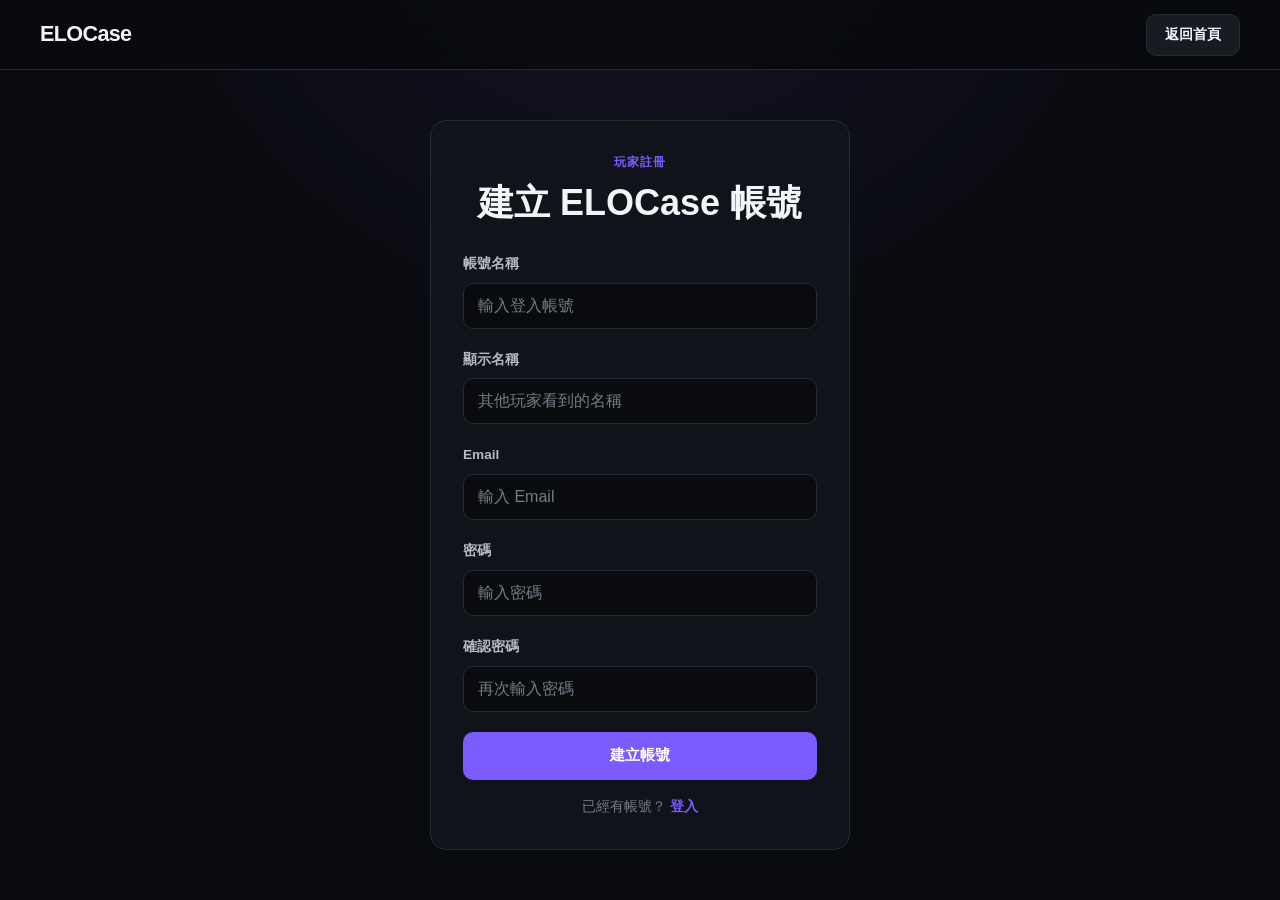
<file: register.html>
<!DOCTYPE html>
<html lang="zh-Hant">

<head>

    <meta charset="UTF-8">

    <meta
        name="viewport"
        content="width=device-width, initial-scale=1.0"
    >

    <title>註冊｜ELOCase</title>


    <link rel="stylesheet" href="css/register.css">
    <link rel="stylesheet" href="css/global.css">
    <link rel="stylesheet" href="css/components.css">
    <link rel="stylesheet" href="css/mobile.css">

</head>


<body>


<header class="navbar">

    <div class="navbar-container">


        <a href="index.html" class="brand">

            ELOCase

        </a>



        <a
            href="index.html"
            class="button button-secondary"
        >

            返回首頁

        </a>


    </div>

</header>



<main>


<section class="register-page">


<div class="register-card">



<div class="register-header">


<span class="section-label">

    玩家註冊

</span>


<h1>

    建立 ELOCase 帳號

</h1>


</div>





<form id="register-form">



<div class="form-group">


<label for="username">

    帳號名稱

</label>


<input

    id="username"

    name="username"

    type="text"

    placeholder="輸入登入帳號"

    autocomplete="username"

    required

>


</div>





<div class="form-group">


<label for="displayName">

    顯示名稱

</label>


<input

    id="displayName"

    name="displayName"

    type="text"

    placeholder="其他玩家看到的名稱"

    required

>


</div>





<div class="form-group">


<label for="email">

    Email

</label>


<input

    id="email"

    name="email"

    type="email"

    placeholder="輸入 Email"

    autocomplete="email"

>


</div>





<div class="form-group">


<label for="password">

    密碼

</label>


<input

    id="password"

    name="password"

    type="password"

    placeholder="輸入密碼"

    autocomplete="new-password"

    required

>


</div>





<div class="form-group">


<label for="confirmPassword">

    確認密碼

</label>


<input

    id="confirmPassword"

    name="confirmPassword"

    type="password"

    placeholder="再次輸入密碼"

    autocomplete="new-password"

    required

>


</div>





<button

    type="submit"

    class="button button-primary button-large"

>

    建立帳號

</button>



</form>






<div
    id="register-message"
    class="register-message"
></div>






<div class="register-footer">


已經有帳號？

<a href="login.html">

    登入

</a>


</div>




</div>


</section>


</main>





<script src="js/loading.js"></script>

<script src="js/config.js"></script>

<script src="js/api.js"></script>

<script src="js/register.js"></script>



</body>

</html>
</file>
<file: css/global.css>
/* ========================================
   ELOCase - Global Styles
======================================== */


/* ========================================
   基礎變數
======================================== */

:root {

    --color-background:#090b0f;

    --color-surface:#101319;

    --color-surface-light:#171b22;

    --color-border:#252b35;

    --color-border-light:#303744;


    --color-text:#f2f4f7;

    --color-text-secondary:#b4bbc5;

    --color-text-muted:#747c88;


    --color-primary:#7c5cff;

    --color-primary-hover:#8c70ff;


    --color-success:#35c78a;

    --color-warning:#e6b85c;

    --color-danger:#e05b68;


    --content-width:1200px;

    /* Admin Design Tokens */
    --admin-page-top:48px;
    --admin-page-bottom:80px;
    --admin-control-height:42px;
    --admin-small-control-height:38px;
    --admin-card-radius:16px;
    --admin-small-radius:8px;
    --admin-gap:18px;


    --radius-small:6px;

    --radius-medium:10px;

    --radius-large:16px;


    --transition-fast:.15s ease;

    --transition-normal:.25s ease;

}



/* ========================================
   Reset
======================================== */


* {

    margin:0;

    padding:0;

    box-sizing:border-box;

}



html {

    scroll-behavior:smooth;

}



body {

    min-height:100vh;


    background:

    radial-gradient(

        circle at 50% -20%,

        rgba(
            124,
            92,
            255,
            .12
        ),

        transparent 45%

    ),

    var(--color-background);


    color:var(--color-text);


    font-family:

    "Noto Sans TC",

    "Microsoft JhengHei",

    Arial,

    sans-serif;


    line-height:1.6;


    -webkit-font-smoothing:antialiased;

}



a {

    color:inherit;

    text-decoration:none;

}



button,
input,
textarea,
select {

    font:inherit;

}



button {

    border:none;

}



img {

    max-width:100%;

    display:block;

}



/* ========================================
   共用容器
======================================== */


.section-container,
.navbar-container,
.footer-container {


    width:min(

        calc(100% - 40px),

        var(--content-width)

    );


    margin:0 auto;

}




/* ========================================
   標題
======================================== */


h1,
h2,
h3 {

    line-height:1.25;

    font-weight:700;

}



h1 {

    font-size:clamp(

        2rem,

        3vw,

        2.4rem

    );

}



h2 {

    font-size:1.6rem;

}



h3 {

    font-size:1rem;

}



p {

    color:
    var(--color-text-secondary);

}



/* ========================================
   Scrollbar
======================================== */


::-webkit-scrollbar {

    width:8px;

}



::-webkit-scrollbar-track {

    background:
    var(--color-background);

}



::-webkit-scrollbar-thumb {

    background:
    var(--color-border-light);

    border-radius:999px;

}



::-webkit-scrollbar-thumb:hover {

    background:
    var(--color-text-muted);

}




/* ========================================
   Loading Bar
======================================== */


#elo-loading-bar {


    position:fixed;


    top:0;


    left:0;


    z-index:99999;


    width:0;


    height:2px;


    pointer-events:none;


    background:

    linear-gradient(

        90deg,

        var(--color-primary),

        #9d7cff,

        var(--color-primary)

    );


    box-shadow:

    0 0 8px

    rgba(
        124,
        92,
        255,
        .85
    );


    transition:

    width .2s ease,

    opacity .18s ease;


}

/* ========================================
   Challenge Loading Bar
======================================== */

.challenge-mode #elo-loading-bar {

    background:

    linear-gradient(

        90deg,

        #ff9f43,

        #ffb866,

        #ff9f43

    );


    box-shadow:

    0 0 8px

    rgba(
        255,
        159,
        67,
        .85
    );

}

/* ========================================
   Normal Page Fix
======================================== */


/*
   防止 Challenge CSS 影響普通頁面

   cases.html
   index.html
   inventory.html

*/


body:not(.challenge-mode)

.challenge-brand-text {


    display:none;


}
</file>
<file: css/components.css>
/* ========================================
   ELOCase - Components
   ======================================== */


/* ========================================
   按鈕
   ======================================== */

.button {

    display: inline-flex;

    align-items: center;
    justify-content: center;

    min-height: 42px;

    padding: 0 18px;

    border-radius: var(--radius-medium);

    font-size: 0.9rem;
    font-weight: 600;

    cursor: pointer;

    transition:
        background var(--transition-fast),
        border-color var(--transition-fast),
        transform var(--transition-fast);

}


.button:hover {

    transform: translateY(-1px);

}


.button-primary {

    background: var(--color-primary);

    color: #ffffff;

}


.button-primary:hover {

    background: var(--color-primary-hover);

}


.button-secondary {

    background: var(--color-surface-light);

    border: 1px solid var(--color-border);

    color: var(--color-text);

}


.button-secondary:hover {

    background: #1c2129;

    border-color: var(--color-border-light);

}


.button-large {

    min-height: 48px;

    padding: 0 24px;

    font-size: 0.95rem;

}


/* ========================================
   導覽列
   ======================================== */

.navbar {

    position: sticky;

    top: 0;

    z-index: 100;

    height: 70px;

    background: rgba(9, 11, 15, 0.88);

    border-bottom: 1px solid var(--color-border);

    backdrop-filter: blur(16px);

}


.navbar-container {

    height: 100%;

    display: flex;

    align-items: center;

    justify-content: space-between;

    gap: 30px;

}


.brand {

    font-size: 1.35rem;

    font-weight: 800;

    letter-spacing: -0.03em;

}


.nav-links {

    display: flex;

    align-items: center;

    gap: 6px;

    margin-right: auto;

}


.nav-link {

    padding: 8px 12px;

    border-radius: var(--radius-small);

    color: var(--color-text-muted);

    font-size: 0.9rem;

    transition:
        color var(--transition-fast),
        background var(--transition-fast);

}


.nav-link:hover,
.nav-link.active {

    color: var(--color-text);

    background: var(--color-surface);

}


/* ========================================
   Navbar 右側
   ======================================== */

.navbar-actions {

    display: flex !important;

    flex-direction: row !important;

    align-items: center !important;

    justify-content: flex-end !important;

    gap: 10px !important;

}


/* ========================================
   ELOCoin 餘額
   ======================================== */

.balance {

    min-width: 125px !important;

    height: 38px !important;

    display: grid !important;

    grid-template-columns: auto auto !important;

    align-items: center !important;

    justify-content: center !important;

    column-gap: 8px !important;

    padding: 0 14px !important;

    margin: 0 !important;

    box-sizing: border-box !important;

    background: rgba(255, 255, 255, 0.035);

    border: 1px solid var(--color-border);

    border-radius: 10px;

    white-space: nowrap;

    transition:
        border-color var(--transition-fast),
        background var(--transition-fast);

}


.balance:hover {

    background: rgba(255, 255, 255, 0.055);

    border-color: var(--color-border-light);

}


.balance-label {

    display: block !important;

    width: auto !important;

    height: auto !important;

    margin: 0 !important;

    padding: 0 !important;

    color: var(--color-text-muted);

    font-size: 0.68rem;

    font-weight: 600;

    line-height: 1 !important;

    white-space: nowrap;

}


.balance-value {

    display: block !important;

    width: auto !important;

    height: auto !important;

    margin: 0 !important;

    padding: 0 !important;

    color: var(--color-text);

    font-size: 0.82rem;

    font-weight: 700;

    line-height: 1 !important;

    font-variant-numeric: tabular-nums;

    white-space: nowrap;

}


/* ========================================
   登入
   ======================================== */

.navbar-actions .button-primary {

    min-height: 38px !important;

    height: 38px !important;

    display: inline-flex !important;

    flex-direction: row !important;

    align-items: center !important;

    justify-content: center !important;

    padding: 0 16px !important;

    margin: 0 !important;

    border-radius: 10px;

    font-size: 0.76rem;

    font-weight: 700;

    line-height: 1;

    white-space: nowrap;

    box-sizing: border-box;

}


/* ========================================
   Section
   ======================================== */

.section-header {

    margin-bottom: 32px;

}


.section-header-row {

    display: flex;

    align-items: flex-end;

    justify-content: space-between;

    gap: 20px;

}


.section-label {

    display: block;

    margin-bottom: 8px;

    color: var(--color-primary);

    font-size: 0.75rem;

    font-weight: 700;

    letter-spacing: 0.08em;

}


.section-header h2 {

    margin-bottom: 8px;

}


.text-link {

    color: var(--color-text-secondary);

    font-size: 0.85rem;

    transition:
        color var(--transition-fast);

}


.text-link:hover {

    color: var(--color-text);

}


/* ========================================
   功能卡片
   ======================================== */

.feature-grid {

    display: grid;

    grid-template-columns:
        repeat(3, 1fr);

    gap: 16px;

}


.feature-card {

    display: flex;

    gap: 18px;

    padding: 24px;

    background: var(--color-surface);

    border: 1px solid var(--color-border);

    border-radius: var(--radius-large);

    transition:
        border-color var(--transition-normal),
        transform var(--transition-normal);

}


.feature-card:hover {

    border-color: var(--color-border-light);

    transform: translateY(-2px);

}


.feature-icon {

    width: 42px;
    height: 42px;

    flex-shrink: 0;

    display: flex;

    align-items: center;
    justify-content: center;

    border-radius: var(--radius-medium);

    background: rgba(124, 92, 255, 0.12);

    color: var(--color-primary);

    font-weight: 700;

}


.feature-content h3 {

    margin-bottom: 6px;

}


.feature-content p {

    font-size: 0.85rem;

}


.feature-disabled {

    opacity: 0.55;

}


.feature-disabled:hover {

    transform: none;

    border-color: var(--color-border);

}


/* ========================================
   空狀態
   ======================================== */

.empty-state {

    padding: 70px 20px;

    display: flex;

    flex-direction: column;

    align-items: center;

    text-align: center;

    background: var(--color-surface);

    border: 1px solid var(--color-border);

    border-radius: var(--radius-large);

}


.empty-state-icon {

    width: 48px;
    height: 48px;

    display: flex;

    align-items: center;
    justify-content: center;

    margin-bottom: 16px;

    border-radius: 50%;

    background: var(--color-surface-light);

    color: var(--color-text-muted);

    font-size: 1.3rem;

}


.empty-state h3 {

    margin-bottom: 8px;

}


.empty-state p {

    max-width: 420px;

    margin-bottom: 24px;

    font-size: 0.85rem;

}


/* ========================================
   手機版
   ======================================== */

@media (max-width: 800px) {

    .nav-links {

        display: none;

    }


    .feature-grid {

        grid-template-columns: 1fr;

    }


    .balance {

        display: none !important;

    }

}


@media (max-width: 700px) {

    .navbar-actions {

        gap: 7px !important;

    }


    .navbar-actions .button-primary {

        min-height: 34px !important;

        height: 34px !important;

        padding: 0 11px !important;

        font-size: 0.7rem;

    }

}


@media (max-width: 500px) {

    .section-container,
    .navbar-container,
    .footer-container {

        width: min(
            calc(100% - 24px),
            var(--content-width)
        );

    }


    .navbar {

        height: 62px;

    }


    .hero-actions {

        flex-direction: column;

    }


    .button-large {

        width: 100%;

    }

}

/* ========================================
   玩家選單
======================================== */

.player-menu {
    position: relative;
}


/* ---------- 玩家按鈕 ---------- */

.player-menu-button {

    min-height: 38px;

    display: inline-flex;

    align-items: center;

    gap: 8px;

    padding: 0 11px;

    background:
        rgba(255, 255, 255, 0.035);

    border:
        1px solid
        var(--color-border);

    border-radius: 10px;

    color:
        var(--color-text);

    font-size: 0.78rem;

    font-weight: 700;

    cursor: pointer;

    transition:
        background var(--transition-fast),
        border-color var(--transition-fast),
        transform var(--transition-fast);
}


.player-menu-button:hover {

    background:
        rgba(255, 255, 255, 0.06);

    border-color:
        var(--color-border-light);

    transform:
        translateY(-1px);
}


/* ---------- 玩家圖示 ---------- */

.player-avatar {

    width: 22px;

    height: 22px;

    display: flex;

    align-items: center;

    justify-content: center;

    flex-shrink: 0;

    border:
        1px solid
        rgba(124, 92, 255, 0.45);

    border-radius: 50%;

    background:
        rgba(124, 92, 255, 0.12);

    color:
        var(--color-primary);

    font-size: 0.65rem;
}


/* ---------- 玩家名稱 ---------- */

.player-menu-name {

    max-width: 110px;

    overflow: hidden;

    text-overflow: ellipsis;

    white-space: nowrap;
}


/* ---------- 箭頭 ---------- */

.player-menu-arrow {

    color:
        var(--color-text-muted);

    font-size: 0.7rem;

    transition:
        transform var(--transition-fast);
}


.player-menu.open
.player-menu-arrow {

    transform:
        rotate(180deg);
}


/* ========================================
   下拉選單
======================================== */

.player-menu-dropdown {

    position: absolute;

    top: calc(100% + 8px);

    right: 0;

    width: 170px;

    padding: 6px;

    display: none;

    background:
        rgba(15, 18, 24, 0.96);

    border:
        1px solid
        var(--color-border);

    border-radius: 12px;

    box-shadow:
        0 12px 30px
        rgba(0, 0, 0, 0.35);

    backdrop-filter:
        blur(16px);

    z-index: 200;
}


.player-menu.open
.player-menu-dropdown {

    display: block;

}

.player-menu-dropdown.show {
    display: block;
}


/* ---------- 選單項目 ---------- */

.player-menu-item {

    width: 100%;

    min-height: 36px;

    display: flex;

    align-items: center;

    padding: 0 11px;

    border: none;

    border-radius: 8px;

    background: transparent;

    color:
        var(--color-text-muted);

    font-family: inherit;

    font-size: 0.76rem;

    font-weight: 600;

    text-align: left;

    text-decoration: none;

    cursor: pointer;

    transition:
        background var(--transition-fast),
        color var(--transition-fast);
}


.player-menu-item:hover {

    background:
        var(--color-surface);

    color:
        var(--color-text);

}


/* ---------- 登出 ---------- */

.player-menu-logout {

    color:
        #e05b68;

}


.player-menu-logout:hover {

    color:
        #f07883;

    background:
        rgba(224, 91, 104, 0.08);

}


/* ========================================
   未登入
======================================== */

.player-menu.logged-out
.player-avatar {

    border-color:
        var(--color-border);

    background:
        rgba(255, 255, 255, 0.04);

    color:
        var(--color-text-muted);
}


/* ========================================
   手機
======================================== */

@media (max-width: 700px) {

    .player-menu-button {

        min-height: 34px;

        padding: 0 8px;

        gap: 6px;

    }


    .player-avatar {

        width: 20px;

        height: 20px;

    }


    .player-menu-name {

        max-width: 75px;

    }

}
</file>
<file: css/home.css>
/* ========================================
   ELOCase - Home
   ======================================== */


/* ========================================
   最近幸運玩家
   ======================================== */

.lucky-section {

    overflow: hidden;

    border-bottom: 1px solid var(--color-border);

    background: var(--color-surface);
}


/* ---------- 幸運玩家整體 ---------- */

.lucky-showcase {

    width: 100%;

    display: flex;

    align-items: stretch;
}


/* ---------- 左側固定區 ---------- */

.lucky-intro {

    position: relative;

    z-index: 5;

    width: 190px;
    min-width: 190px;

    min-height: 170px;

    display: flex;

    flex-direction: column;

    align-items: center;

    justify-content: center;

    gap: 18px;

    padding: 20px;

    background:
        linear-gradient(
            135deg,
            rgba(124, 92, 255, 0.12),
            rgba(124, 92, 255, 0.03)
        ),
        var(--color-surface);

    border-right: 1px solid var(--color-border);

    box-shadow:
        10px 0 25px rgba(0, 0, 0, 0.12);
}


.lucky-intro-title {

    display: flex;

    align-items: center;

    justify-content: center;

    gap: 9px;

    color: var(--color-text);

    font-size: 0.82rem;

    font-weight: 700;

    white-space: nowrap;
}


.live-indicator {

    width: 7px;
    height: 7px;

    flex-shrink: 0;

    border-radius: 50%;

    background: var(--color-success);

    box-shadow:
        0 0 0 4px rgba(53, 199, 138, 0.1);
}


.lucky-arrow {

    width: 76px;
    height: 42px;

    display: flex;

    align-items: center;

    justify-content: center;

    border: 1px solid var(--color-border);

    border-radius: var(--radius-medium);

    background: rgba(255, 255, 255, 0.02);

    color: var(--color-primary-hover);

    font-size: 1.35rem;

    font-weight: 700;

    transition:
        border-color var(--transition-fast),
        background var(--transition-fast),
        transform var(--transition-fast);
}


.lucky-intro:hover .lucky-arrow {

    border-color: var(--color-border-light);

    background: rgba(124, 92, 255, 0.08);

    transform: translateX(3px);
}


/* ---------- 滑動區 ---------- */

.lucky-track-wrapper {

    position: relative;

    flex: 1;

    min-width: 0;

    overflow: hidden;

    border-top: 1px solid var(--color-border);

    border-bottom: 1px solid var(--color-border);
}


.lucky-track {

    width: max-content;

    min-height: 170px;

    display: flex;

    align-items: center;

    padding: 10px 0;

    animation:
        luckyScroll
        8s
        linear
        infinite;

    will-change: transform;

    gap:10px;
}


.lucky-group {

    display: flex;

    align-items: stretch;

    gap: 10px;

    flex-shrink: 0;

    margin-right: 10px;
}


/* ---------- 幸運玩家卡片 ---------- */

.lucky-item {

    position: relative;

    width: 150px;
    min-width: 150px;

    height: 145px;

    flex-shrink: 0;

    display: flex;

    flex-direction: column;

    align-items: center;

    justify-content: center;

    gap: 6px;

    padding: 10px;

    overflow: hidden;

    background: var(--color-surface);

    border: 1px solid var(--color-border);

    border-radius: var(--radius-medium);

    text-align: center;

    transition:
        border-color var(--transition-fast),
        transform var(--transition-fast);
}


.lucky-item:hover {

    border-color: var(--color-border-light);

    transform: translateY(-2px);
}


/* ---------- 物品圖片 ---------- */

.lucky-image {

    position: relative;

    width: 118px;
    height: 82px;

    flex-shrink: 0;

    display: flex;

    align-items: center;

    justify-content: center;

    overflow: hidden;

    margin: 3px 0;

    border-radius: 8px;

    background:
        radial-gradient(
            circle at center,
            rgba(255, 255, 255, 0.05),
            transparent 70%
        );

    transition:
        filter var(--transition-fast),
        transform var(--transition-fast);
}


.lucky-image img {

    width: 100%;
    height: 100%;

    display: block;

    object-fit: contain;
}


.lucky-image span {

    position: absolute;

    color: rgba(255, 255, 255, 0.18);

    font-size: 0.85rem;

    font-weight: 800;

    letter-spacing: 0.04em;
}


/* ---------- 平常隱藏的資訊 ---------- */

.lucky-player,
.lucky-value {

    position: absolute;

    z-index: 10;

    left: 50%;

    opacity: 0;

    transform: translate(-50%, 8px);

    pointer-events: none;

    transition:
        opacity var(--transition-fast),
        transform var(--transition-fast);
}


.lucky-player {

    top: 50%;

    color: var(--color-text);

    font-size: 0.85rem;

    font-weight: 700;

    white-space: nowrap;
}


.lucky-value {

    top: calc(50% + 24px);

    color: var(--color-primary-hover);

    font-size: 0.72rem;

    font-weight: 700;

    white-space: nowrap;
}


/* ---------- Hover 模糊效果 ---------- */

.lucky-item:hover .lucky-image {

    filter: blur(5px);

    transform: scale(1.04);
}


.lucky-item:hover .item-rarity {

    filter: blur(4px);

    opacity: 0.35;
}


.lucky-item:hover .lucky-player,
.lucky-item:hover .lucky-value {

    opacity: 1;

    transform: translate(-50%, 0);
}


/* ---------- 物品名稱 ---------- */

.item-rarity {

    width: 100%;

    overflow: hidden;

    color: var(--color-text);

    font-size: 0.72rem;

    font-weight: 700;

    text-overflow: ellipsis;

    white-space: nowrap;

    transition:
        filter var(--transition-fast),
        opacity var(--transition-fast);
}


/* ---------- 原本的「獲得」文字不再佔空間 ---------- */

.lucky-text {

    display: none;
}


/* ---------- 動畫 ---------- */

@keyframes luckyScroll {

    from {

        transform:
            translateX(
                calc(-33.333333% - 3.33px)
            );

    }

    to {

        transform:
            translateX(0);

    }

}


/* ---------- 滑鼠移入暫停 ---------- */

.lucky-track-wrapper:hover .lucky-track {

    animation-play-state: paused;
}


/* ========================================
   稀有度
   ======================================== */

.rarity-blue {

    color: #5b9cff;

}


.rarity-purple {

    color: #a66cff;

}


.rarity-pink {

    color: #d968d8;

}


.rarity-red {

    color: #e05b68;

}


/* ========================================
   箱子區
   ======================================== */

.cases-section {

    padding: 64px 0 40px;

}


.case-grid {

    display: grid;

    grid-template-columns:
        repeat(4, 1fr);

    gap: 16px;

}


.case-card {

    overflow: hidden;

    background: var(--color-surface);

    border: 1px solid var(--color-border);

    border-radius: var(--radius-large);

    transition:
        border-color var(--transition-normal),
        transform var(--transition-normal);

}


.case-card:hover {

    border-color: var(--color-border-light);

    transform: translateY(-3px);

}


.case-image {

    width: 100%;

    aspect-ratio: 16 / 9;

    display: flex;

    align-items: center;

    justify-content: center;

    background:
        radial-gradient(
            circle at center,
            rgba(124, 92, 255, 0.18),
            transparent 65%
        ),
        #0d1015;

    border-bottom: 1px solid var(--color-border);

    color: rgba(255, 255, 255, 0.16);

    font-size: 2rem;

    font-weight: 800;

    letter-spacing: 0.12em;

    overflow: hidden;

}


.case-image-featured {

    background:
        radial-gradient(
            circle at center,
            rgba(224, 91, 104, 0.18),
            transparent 65%
        ),
        #0d1015;

}


.case-info {

    padding: 18px;

}


.case-info h3 {

    margin-bottom: 16px;

    font-size: 0.95rem;

}


.case-bottom {

    display: flex;

    align-items: center;

    justify-content: space-between;

}


.case-price {

    color: var(--color-text-secondary);

    font-size: 0.8rem;

    font-weight: 600;

}


.case-action {

    color: var(--color-primary-hover);

    font-size: 0.78rem;

    font-weight: 600;

}


/* ========================================
   熱門物品
   ======================================== */

.items-section {

    padding: 40px 0 70px;

}


.item-grid {

    display: grid;

    grid-template-columns:
        repeat(4, 1fr);

    gap: 16px;

}


.item-card {

    overflow: hidden;

    background: var(--color-surface);

    border: 1px solid var(--color-border);

    border-radius: var(--radius-large);

    transition:
        border-color var(--transition-normal),
        transform var(--transition-normal);

}


.item-card:hover {

    border-color: var(--color-border-light);

    transform: translateY(-2px);

}


.item-placeholder {

    height: 160px;

    display: flex;

    align-items: center;

    justify-content: center;

    background:
        linear-gradient(
            135deg,
            rgba(255, 255, 255, 0.02),
            rgba(255, 255, 255, 0)
        );

    border-bottom: 1px solid var(--color-border);

    font-size: 1.2rem;

    font-weight: 800;

}


.item-card-info {

    padding: 16px;

}


.item-card-info h3 {

    margin-bottom: 8px;

    font-size: 0.85rem;

}


.item-price {

    color: var(--color-text-muted);

    font-size: 0.75rem;

}


/* ========================================
   最近活動
   ======================================== */

.activity-section {

    padding: 0 0 90px;

}


.activity-list {

    overflow: hidden;

    border: 1px solid var(--color-border);

    border-radius: var(--radius-large);

    background: var(--color-surface);

}


.activity-item {

    min-height: 60px;

    display: grid;

    grid-template-columns:
        120px
        auto
        minmax(140px, 1fr)
        minmax(160px, 1.5fr)
        80px;

    align-items: center;

    gap: 14px;

    padding: 0 20px;

    border-bottom: 1px solid var(--color-border);

    color: var(--color-text-muted);

    font-size: 0.78rem;

}


.activity-item:last-child {

    border-bottom: none;

}


.activity-player {

    color: var(--color-text);

    font-weight: 700;

}


.activity-result {

    color: var(--color-primary-hover);

    font-weight: 600;

}


.activity-time {

    text-align: right;

    color: var(--color-text-muted);

}


/* ========================================
   Footer
   ======================================== */

.footer {

    border-top: 1px solid var(--color-border);

    background: var(--color-surface);

}


.footer-container {

    min-height: 100px;

    display: flex;

    align-items: center;

    gap: 18px;

    color: var(--color-text-muted);

    font-size: 0.8rem;

}


.footer-brand {

    color: var(--color-text);

    font-weight: 700;

}


.footer-container span {

    margin-left: auto;

}


/* ========================================
   載入狀態
   ======================================== */

.case-loading {

    grid-column: 1 / -1;

    min-height: 180px;

    display: flex;

    align-items: center;

    justify-content: center;

    background: var(--color-surface);

    border: 1px solid var(--color-border);

    border-radius: var(--radius-large);

    color: var(--color-text-muted);

    font-size: 0.85rem;

}


/* ========================================
   平板
   ======================================== */

@media (max-width: 1000px) {

    .case-grid,
    .item-grid {

        grid-template-columns:
            repeat(2, 1fr);

    }


    .activity-item {

        grid-template-columns:
            100px
            auto
            1fr;

    }


    .activity-item strong {

        display: none;

    }


    .activity-time {

        display: none;

    }


    .lucky-intro {

        width: 165px;

        min-width: 165px;

    }


    .lucky-item {

        width: 140px;

        min-width: 140px;

    }

}


/* ========================================
   手機
   ======================================== */

@media (max-width: 600px) {

    .lucky-intro {

        width: 120px;

        min-width: 120px;

        min-height: 155px;

        padding: 12px;

    }


    .lucky-intro-title {

        font-size: 0.7rem;

    }


    .lucky-arrow {

        width: 58px;

        height: 36px;

        font-size: 1.1rem;

    }


    .lucky-track {

        min-height: 155px;

    }


    .lucky-item {

        width: 130px;

        min-width: 130px;

        height: 130px;

        padding: 8px;

    }


    .lucky-image {

        width: 102px;

        height: 65px;

    }


    .lucky-player {

        font-size: 0.72rem;

    }


    .lucky-text {

        font-size: 0.62rem;

    }


    .item-rarity {

        font-size: 0.65rem;

    }


    .lucky-value {

        font-size: 0.6rem;

    }


    .cases-section {

        padding-top: 42px;

    }


    .case-grid,
    .item-grid {

        grid-template-columns:
            1fr 1fr;

        gap: 10px;

    }


    .item-placeholder {

        height: 120px;

    }


    .case-info {

        padding: 12px;

    }


    .case-info h3 {

        font-size: 0.8rem;

        margin-bottom: 10px;

    }


    .case-price,
    .case-action {

        font-size: 0.7rem;

    }


    .activity-item {

        display: flex;

        flex-wrap: wrap;

        gap: 7px;

        padding: 14px 16px;

    }


    .activity-player {

        width: 100%;

    }

}


/* ========================================
   箱子分類篩選
======================================== */

.case-filters {
    margin-bottom: 20px;
    padding: 12px 14px;
    background: var(--color-surface);
    border: 1px solid var(--color-border);
    border-radius: var(--radius-large);
}

.case-filter-row {
    display: flex;
    align-items: flex-start;
    gap: 12px;
}

.case-filter-row + .case-filter-row { margin-top: 10px; }

.case-filter-title {
    flex: 0 0 42px;
    padding-top: 6px;
    color: var(--color-text-muted);
    font-size: .72rem;
    font-weight: 700;
}

.case-filter-options {
    display: flex;
    flex-wrap: wrap;
    gap: 6px;
}

.case-filter-button {
    min-height: 30px;
    padding: 0 10px;
    border: 1px solid var(--color-border);
    border-radius: 8px;
    background: var(--color-surface-light);
    color: var(--color-text-secondary);
    font-size: .68rem;
    font-weight: 700;
    cursor: pointer;
    transition: .18s ease;
}

.case-filter-button:hover {
    border-color: var(--color-border-light);
    color: var(--color-text);
}

.case-filter-button.active {
    border-color: rgba(124, 92, 255, .55);
    background: rgba(124, 92, 255, .12);
    color: var(--color-primary-hover);
}

.case-card-tags {
    display: flex;
    flex-wrap: wrap;
    gap: 5px;
    margin-bottom: 8px;
}

.case-card-game,
.case-card-category {
    display: inline-flex;
    align-items: center;
    min-height: 20px;
    padding: 0 7px;
    border: 1px solid var(--color-border);
    border-radius: 6px;
    background: rgba(255,255,255,.02);
    color: var(--color-text-muted);
    font-size: .58rem;
    font-weight: 700;
}

.case-card-category {
    border-color: rgba(124, 92, 255, .22);
    background: rgba(124, 92, 255, .07);
    color: var(--color-primary-hover);
}

@media (max-width: 600px) {
    .case-filters { padding: 10px; margin-bottom: 14px; }
    .case-filter-row { gap: 8px; }
    .case-filter-title { flex-basis: 34px; font-size: .62rem; }
    .case-filter-button { min-height: 28px; padding: 0 8px; font-size: .61rem; }
}
</file>
<file: css/design-system.css>
/* ========================================
   ELOCase - Unified Design System
   v1
   Shared sizing / spacing / surfaces.
   Intentional rarity and Challenge battle colors
   remain page-specific.
======================================== */

:root {
    --ui-page-top: 48px;
    --ui-page-bottom: 80px;
    --ui-card-radius: 16px;
    --ui-control-radius: 8px;
    --ui-control-height: 42px;
    --ui-small-height: 38px;
    --ui-gap: 18px;
    --ui-card-padding: 22px;
    --ui-border: var(--color-border);
    --ui-surface: var(--color-surface);
    --ui-surface-light: var(--color-surface-light);
}

/* ---------- Shared page width ---------- */

.cases-page,
.case-page,
.inventory-page,
.profile-page,
.admin-page,
.ai-page,
.challenge-page,
.challenge-room-page,
.challenge-result-page {
    width: min(calc(100% - 40px), var(--content-width));
    margin-left: auto;
    margin-right: auto;
}

/* ---------- Normal page rhythm ---------- */

.cases-page,
.case-page,
.inventory-page,
.profile-page {
    padding-top: var(--ui-page-top);
    padding-bottom: var(--ui-page-bottom);
}

.cases-page .section-header,
.case-page .section-header,
.inventory-page .section-header,
.profile-page .section-header {
    margin-bottom: 28px;
}

/* ---------- Shared section labels ---------- */

.section-label {
    line-height: 1.2;
}

/* ---------- Shared surface language ---------- */

.case-card,
.case-preview,
.case-contents,
.inventory-card,
.profile-header,
.profile-section,
.profile-account,
.challenge-card,
.room-card,
.result-card,
.ai-card,
.ai-panel,
.admin-case-card {
    border-color: var(--ui-border);
}

/* Keep normal cards on one visual level. */
.case-card,
.inventory-card,
.profile-header,
.profile-section,
.profile-account,
.challenge-card,
.room-card,
.result-card,
.ai-card,
.ai-panel,
.admin-case-card {
    border-radius: var(--ui-card-radius);
}

/* ---------- Shared form controls ---------- */

.inventory-search input,
.challenge-card input,
.ai-page input,
.ai-page textarea,
.ai-page select,
#case-form input,
#case-form textarea,
#case-form select,
.case-editor-field input,
.case-editor-field select,
.profile-form-group input {
    min-height: var(--ui-control-height);
    border-radius: var(--ui-control-radius);
}

/* ---------- Shared action buttons ---------- */

.case-action,
.inventory-action,
.profile-nav-button,
.profile-edit-button,
.profile-logout-button,
.ai-page button:not(.ai-analysis-refresh),
.admin-case-actions .button,
.modal-actions .button {
    border-radius: var(--ui-control-radius);
}

/* ---------- Admin ---------- */

.admin-page,
.ai-page {
    padding-top: var(--ui-page-top);
    padding-bottom: var(--ui-page-bottom);
}

.admin-header,
.ai-header {
    margin-bottom: 28px;
}

.admin-header h1,
.ai-header h1 {
    font-size: clamp(1.8rem, 4vw, 2.4rem);
    letter-spacing: -0.03em;
}

.admin-case-card,
.ai-card,
.ai-panel {
    box-shadow: 0 14px 40px rgba(0,0,0,.16);
}

.admin-case-actions .button {
    min-height: var(--ui-small-height);
    padding-left: 14px;
    padding-right: 14px;
}

#case-form input,
#case-form textarea,
#case-form select {
    min-height: var(--ui-control-height);
}

/* ---------- AI ---------- */

.ai-layout {
    gap: var(--ui-gap);
}

.ai-panel {
    padding: var(--ui-card-padding);
}

/* ---------- Cases ---------- */

.case-grid {
    gap: var(--ui-gap);
}

.case-card {
    overflow: hidden;
}

.case-info {
    padding: 18px;
}

/* ---------- Inventory ---------- */

.inventory-grid {
    gap: var(--ui-gap);
}

.inventory-info {
    padding: 16px 18px;
}

/* ---------- Profile ---------- */

.profile-container {
    width: 100%;
}

/* ---------- Case detail ---------- */

.case-hero,
.case-contents {
    border-radius: var(--ui-card-radius);
}

/* ---------- Challenge entry ----------
   Entry page intentionally stays purple.
   Room / result keep the orange battle accent.
---------------------------------------- */

.challenge-entry {
    --challenge-accent: var(--color-primary);
    --challenge-accent-hover: var(--color-primary-hover);
}

.challenge-entry .section-label {
    background: transparent;
    color: #7c5cff;
    border-color: rgba(124, 92, 255, .35);
}

.challenge-entry #navbar-coin,
.challenge-entry .navbar-coin,
.challenge-entry .elo-coin-value {
    color: #f5f5f5;
}

.challenge-entry .challenge-card {
    border-radius: var(--ui-card-radius);
}

.challenge-entry .challenge-card input {
    min-height: var(--ui-control-height);
}

/* ---------- Challenge room / result ----------
   Same dimensions as the normal system,
   but preserve orange battle identity.
---------------------------------------- */

.challenge-mode:not(.challenge-entry) .room-card,
.challenge-mode:not(.challenge-entry) .result-card,
.challenge-mode:not(.challenge-entry) .room-player,
.challenge-mode:not(.challenge-entry) .result-player,
.challenge-mode:not(.challenge-entry) .challenge-item {
    border-radius: var(--ui-card-radius);
}

.challenge-mode:not(.challenge-entry) .room-card,
.challenge-mode:not(.challenge-entry) .result-card {
    border-color: var(--ui-border);
}

/* ---------- Mobile ---------- */

@media (max-width: 500px) {
    .cases-page,
    .case-page,
    .inventory-page,
    .profile-page,
    .admin-page,
    .ai-page,
    .challenge-page,
    .challenge-room-page,
    .challenge-result-page {
        width: min(calc(100% - 24px), var(--content-width));
    }

    .cases-page,
    .case-page,
    .inventory-page,
    .profile-page,
    .admin-page,
    .ai-page {
        padding-top: 32px;
        padding-bottom: 56px;
    }
}
</file>
<file: css/mobile.css>
/* ========================================
   ELOCase - Mobile UI
   v3

   原則：
   1. 保留桌面版視覺語言
   2. 手機只縮小尺寸與重新排版
   3. Navbar 不隱藏主要導覽
   4. 卡片維持桌面版質感
   5. Challenge Entry 保留紫色
   6. Challenge Room / Result 保留專屬風格
======================================== */


/* ========================================
   768px 以下
======================================== */

@media (max-width: 768px) {

    /* ========================================
       基礎
    ======================================== */

    html {
        font-size: 14px;
    }


    body {
        overflow-x: hidden;
        font-size: 0.86rem;
    }


    img {
        max-width: 100%;
    }


    /* ========================================
       Navbar
    ======================================== */

    .navbar {

        height: 58px;

        min-height: 58px;

    }


    .navbar-container {

        width:
            calc(100% - 16px) !important;

        max-width:
            none !important;

        height:
            100%;

        gap:
            7px !important;

    }


    /* ------------------------------
       Logo
    ------------------------------ */

    .brand {

        flex:
            0 0 auto;

        font-size:
            1.08rem;

        letter-spacing:
            -0.04em;

        white-space:
            nowrap;

    }


    /* ------------------------------
       導覽列
       
       components.css 原本會在
       800px 以下 display:none。
       這裡重新開啟。
    ------------------------------ */

    .nav-links {

        display:
            flex !important;

        flex:
            1 1 auto;

        min-width:
            0;

        margin-right:
            0 !important;

        justify-content:
            center;

        gap:
            0 !important;

        overflow:
            hidden;

    }


    .nav-link {

        flex:
            0 1 auto;

        min-width:
            0;

        padding:
            6px 5px !important;

        border-radius:
            6px;

        font-size:
            0.67rem !important;

        line-height:
            1.1;

        white-space:
            nowrap;

    }


    /* ------------------------------
       Navbar 右側
    ------------------------------ */

    .navbar-actions {

        flex:
            0 0 auto;

        display:
            flex !important;

        gap:
            5px !important;

    }


    /* ------------------------------
       ELOCoin
       
       不消失，只縮小。
    ------------------------------ */

    .balance {

        min-width:
            0 !important;

        width:
            auto !important;

        height:
            32px !important;

        padding:
            0 7px !important;

        column-gap:
            4px !important;

        border-radius:
            8px !important;

    }


    .balance-label {

        display:
            none !important;

    }


    .balance-value {

        display:
            block !important;

        font-size:
            0.68rem !important;

        line-height:
            1 !important;

    }


    /* Challenge Entry
       ELOCoin 保持普通模式白色 */

    .challenge-entry .balance-value {

        color:
            var(--color-text) !important;

    }


    /* ------------------------------
       玩家按鈕
    ------------------------------ */

    .player-menu-button {

        height:
            32px !important;

        min-height:
            32px !important;

        padding:
            0 6px !important;

        gap:
            4px !important;

        border-radius:
            8px !important;

        font-size:
            0.68rem !important;

        white-space:
            nowrap;

    }


    .player-avatar {

        width:
            20px !important;

        height:
            20px !important;

        font-size:
            10px !important;

    }


    .player-menu-name {

        max-width:
            48px;

        overflow:
            hidden;

        text-overflow:
            ellipsis;

        white-space:
            nowrap;

    }


    .player-menu-arrow {

        font-size:
            8px;

    }


    /* ========================================
       共用 Container
    ======================================== */

    .section-container {

        width:
            calc(100% - 24px) !important;

        max-width:
            none !important;

        margin-left:
            auto !important;

        margin-right:
            auto !important;

    }


    .footer-container {

        width:
            calc(100% - 24px) !important;

        max-width:
            none !important;

        margin-left:
            auto !important;

        margin-right:
            auto !important;

    }


    /* ========================================
       共用 Page Spacing
    ======================================== */

    .cases-page,
    .case-page,
    .inventory-page,
    .profile-page,
    .admin-page,
    .ai-page,
    .challenge-page,
    .challenge-room-page,
    .challenge-result-page {

        padding-top:
            30px !important;

        padding-bottom:
            56px !important;

    }


    /* ========================================
       Section Header
    ======================================== */

    .section-header {

        margin-bottom:
            22px !important;

    }


    .section-header h1 {

        font-size:
            2rem !important;

        line-height:
            1.2;

    }


    .section-header h2 {

        font-size:
            1.3rem;

    }


    .section-header p {

        margin-top:
            7px;

        font-size:
            0.78rem;

        line-height:
            1.65;

    }


    .section-label {

        padding:
            3px 8px !important;

        font-size:
            0.67rem !important;

        border-radius:
            5px;

    }


    /* ========================================
       共用 Button
    ======================================== */

    .button {

        min-height:
            38px !important;

        height:
            38px;

        padding:
            0 13px !important;

        border-radius:
            9px !important;

        font-size:
            0.78rem !important;

    }


    .button-large {

        min-height:
            42px !important;

        height:
            42px;

        font-size:
            0.82rem !important;

    }


    /* ========================================
       共用 Form
    ======================================== */

    input,
    select,
    textarea {

        font-size:
            0.8rem;

    }


    /* ========================================
       首頁
    ======================================== */

    .lucky-section {

        overflow:
            hidden;

    }


    .lucky-intro {

        width:
            104px;

        min-width:
            104px;

        min-height:
            132px;

        padding:
            10px;

        gap:
            10px;

    }


    .lucky-intro-title {

        gap:
            6px;

        font-size:
            0.64rem;

    }


    .lucky-arrow {

        width:
            44px;

        height:
            30px;

        font-size:
            0.95rem;

        border-radius:
            8px;

    }


    .lucky-track {

        min-height:
            132px;

        gap:
            8px;

    }


    .lucky-group {

        gap:
            8px;

        margin-right:
            8px;

    }


    .lucky-item {

        width:
            116px;

        min-width:
            116px;

        height:
            112px;

        padding:
            6px;

        border-radius:
            10px;

    }


    .lucky-image {

        width:
            94px;

        height:
            54px;

    }


    .item-rarity {

        font-size:
            0.59rem;

    }


    .lucky-player {

        font-size:
            0.64rem;

    }


    .lucky-value {

        font-size:
            0.56rem;

    }


    .cases-section {

        padding:
            42px 0 28px !important;

    }


    .items-section {

        padding:
            28px 0 42px !important;

    }


    .case-grid,
    .item-grid {

        grid-template-columns:
            repeat(
                2,
                minmax(0, 1fr)
            ) !important;

        gap:
            10px !important;

    }


    .case-info {

        padding:
            11px !important;

    }


    .case-info h3 {

        margin-bottom:
            8px !important;

        font-size:
            0.74rem !important;

    }


    .case-price,
    .case-action,
    .item-price {

        font-size:
            0.64rem !important;

    }


    .item-placeholder {

        height:
            100px !important;

    }


    .item-card-info {

        padding:
            11px !important;

    }


    .item-card-info h3 {

        font-size:
            0.74rem !important;

    }


    /* ========================================
       Cases Page
    ======================================== */

    .cases-page {

        padding-top:
            30px !important;

    }


    .cases-header {

        margin-bottom:
            20px !important;

    }


    .cases-header h1 {

        margin-bottom:
            6px;

        font-size:
            1.7rem !important;

    }


    .case-grid {

        grid-template-columns:
            repeat(
                2,
                minmax(0, 1fr)
            ) !important;

        gap:
            10px !important;

    }


    .case-card {

        border-radius:
            13px !important;

    }


    .case-info {

        padding:
            10px !important;

    }


    .case-info h3 {

        font-size:
            0.74rem !important;

    }


    /* ========================================
       Case Detail
    ======================================== */

    .case-back {

        font-size:
            0.72rem;

    }


    .case-hero {

        border-radius:
            14px !important;

    }


    .case-hero-top {

        gap:
            12px;

    }


    .case-hero-image {

        width:
            128px !important;

        height:
            88px !important;

    }


    .case-hero-info h1 {

        font-size:
            1.45rem !important;

        line-height:
            1.2;

    }


    .case-detail-game,
    .case-detail-price {

        font-size:
            0.68rem !important;

    }


    .case-preview {

        border-radius:
            12px;

    }


    .case-items-grid {

        grid-template-columns:
            repeat(
                2,
                minmax(0, 1fr)
            ) !important;

        gap:
            8px !important;

    }


    /* ========================================
       開箱動畫
       
       不單獨亂調 box / key，
       而是整個 scene 等比例縮小。
       這樣鑰匙與鎖孔的相對位置
       會跟桌面版保持一致。
    ======================================== */

    .case-opening-scene {

        width:
            360px;

        height:
            280px;

        transform:
            scale(.72);

        transform-origin:
            center center;

    }


    .case-opening-animation {

        overflow:
            hidden;

    }


    /* ========================================
       Inventory
    ======================================== */

    .inventory-page {

        padding-top:
            30px !important;

    }


    .inventory-toolbar {

        align-items:
            stretch;

        flex-direction:
            column;

        gap:
            10px;

        margin-bottom:
            16px;

    }


    .inventory-search {

        min-width:
            0;

        width:
            100%;

        height:
            38px;

        border-radius:
            9px;

    }


    .inventory-grid {

        grid-template-columns:
            repeat(
                2,
                minmax(0, 1fr)
            ) !important;

        gap:
            9px !important;

    }


    .inventory-card {

        border-radius:
            11px;

    }


    .inventory-info {

        padding:
            9px !important;

    }


    .inventory-name {

        font-size:
            0.72rem !important;

    }


    .inventory-rarity,
    .inventory-price,
    .inventory-quantity {

        font-size:
            0.58rem !important;

    }


    .inventory-action {

        min-width:
            58px;

        height:
            28px;

        padding:
            0 8px;

        font-size:
            0.62rem;

    }


    /* ========================================
       Profile
    ======================================== */

    .profile-page {

        padding-top:
            24px !important;

    }


    .profile-header {

        padding:
            20px 16px !important;

        border-radius:
            14px !important;

    }


    .profile-avatar {

        width:
            62px !important;

        height:
            62px !important;

        flex-basis:
            62px !important;

    }


    .profile-user-info h1 {

        font-size:
            1.2rem !important;

    }


    .profile-nav {

        grid-template-columns:
            repeat(
                2,
                minmax(0, 1fr)
            ) !important;

        gap:
            8px !important;

    }


    /* ========================================
       Login / Register
    ======================================== */

    .login-page,
    .register-page {

        min-height:
            calc(
                100vh - 58px
            );

        padding:
            24px 12px;

    }


    .login-card,
    .register-card {

        width:
            min(
                100%,
                420px
            );

        padding:
            22px !important;

        border-radius:
            14px !important;

    }


    .login-header,
    .register-header {

        margin-bottom:
            22px !important;

    }


    .login-header h1,
    .register-header h1 {

        font-size:
            1.75rem !important;

    }


    .form-group,
    .register-card .form-group {

        gap:
            6px;

        margin-bottom:
            16px;

    }


    .form-group input,
    .register-card input {

        height:
            42px !important;

        padding:
            0 12px !important;

    }


    .google-profile-info {

        gap:
            12px;

        padding:
            12px;

        margin-bottom:
            20px;

    }


    .google-avatar {

        width:
            52px;

        height:
            52px;

    }


    /* ========================================
       Challenge Entry
       保留紫色
    ======================================== */

    .challenge-entry .section-header {

        margin-bottom:
            22px !important;

    }


    .challenge-entry .section-label {

        background:
            transparent !important;

        color:
            #7c5cff !important;

        border-color:
            rgba(
                124,
                92,
                255,
                .35
            ) !important;

    }


    .challenge-entry .challenge-actions {

        grid-template-columns:
            1fr !important;

        gap:
            12px !important;

        margin-bottom:
            18px !important;

    }


    .challenge-entry .challenge-card {

        padding:
            20px !important;

        border-radius:
            14px !important;

    }


    .challenge-entry .challenge-card h2 {

        margin-bottom:
            7px;

        font-size:
            1.32rem;

    }


    .challenge-entry .challenge-card p {

        margin-bottom:
            16px;

        font-size:
            .78rem;

    }


    .challenge-entry .challenge-card input {

        height:
            40px;

        margin-bottom:
            12px;

    }


    /* ========================================
       Challenge Room / Result Navbar
    ======================================== */

    .challenge-navbar-container {

        width:
            calc(
                100% - 16px
            ) !important;

        min-height:
            auto !important;

        padding:
            10px 0 !important;

        flex-direction:
            column;

        align-items:
            stretch !important;

        gap:
            8px !important;

    }


    .challenge-brand {

        justify-content:
            center;

        font-size:
            .96rem;

    }


    .challenge-brand strong,
    .challenge-brand-text {

        font-size:
            .7rem;

    }


    .challenge-navbar-status {

        width:
            100%;

        display:
            grid;

        grid-template-columns:
            repeat(
                2,
                minmax(0, 1fr)
            );

        gap:
            6px;

    }


    .challenge-user-box {

        min-width:
            0;

        min-height:
            48px;

        padding:
            7px 8px;

        border-radius:
            8px;

    }


    .challenge-box-title {

        font-size:
            .54rem;

    }


    .challenge-box-value {

        margin-top:
            3px;

        font-size:
            .72rem;

    }


    /* ========================================
       Challenge Room
    ======================================== */

    .challenge-room-page,
    .challenge-result-page {

        padding-top:
            22px !important;

    }


    .room-card,
    .result-card {

        padding:
            18px !important;

        border-radius:
            14px !important;

    }


    .room-player,
    .result-player {

        padding:
            18px 14px !important;

        border-radius:
            12px !important;

    }


    .room-player h2,
    .result-player h2 {

        margin-bottom:
            14px;

        font-size:
            1.1rem;

    }


    .ec-box {

        padding:
            14px;

        border-radius:
            10px;

    }


    .ec-box strong {

        font-size:
            1.45rem;

    }


    .challenge-items {

        grid-template-columns:
            repeat(
                2,
                minmax(0, 1fr)
            ) !important;

        gap:
            8px !important;

    }


    .challenge-item {

        min-height:
            105px !important;

        border-radius:
            10px !important;

    }


    .challenge-code-box {

        min-height:
            56px;

        padding:
            10px 12px;

        gap:
            8px;

        border-radius:
            10px;

    }


    #challenge-code {

        font-size:
            .95rem;

    }


    #copy-code-button {

        min-width:
            66px;

        height:
            34px;

    }


    .result-value {

        padding:
            14px !important;

    }


    .result-value strong {

        font-size:
            1.7rem !important;

    }


    /* ========================================
       Admin Cases
    ======================================== */

    .admin-header {

        align-items:
            stretch !important;

        flex-direction:
            column;

        gap:
            12px;

        margin-bottom:
            22px !important;

    }


    .admin-header h1 {

        font-size:
            1.8rem !important;

    }


    #create-case-button {

        width:
            100%;

    }


    .cases-container {

        grid-template-columns:
            1fr !important;

        gap:
            12px !important;

    }


    .admin-case-content {

        padding:
            14px !important;

    }


    .admin-case-top h2 {

        font-size:
            .96rem !important;

    }


    .admin-case-actions {

        grid-template-columns:
            repeat(
                2,
                minmax(0, 1fr)
            ) !important;

        gap:
            7px !important;

    }


    .admin-case-actions .button {

        width:
            100%;

        min-height:
            36px !important;

        padding:
            0 9px !important;

        font-size:
            .7rem !important;

    }


    /* ---------- 物品編輯器 ---------- */

    .case-editor-item {

        grid-template-columns:
            1fr !important;

        border-radius:
            14px !important;

    }


    .case-editor-item-image {

        width:
            100% !important;

        height:
            132px !important;

        border-radius:
            9px !important;

    }


    .case-editor-grid {

        grid-template-columns:
            1fr !important;

    }


    .case-editor-field-wide {

        grid-column:
            auto !important;

    }


    /* ========================================
       Admin AI
    ======================================== */

    .ai-page {

        padding-top:
            28px !important;

    }


    .ai-layout {

        grid-template-columns:
            1fr !important;

        gap:
            12px !important;

    }


    .ai-panel,
    .ai-result {

        padding:
            16px !important;

        border-radius:
            14px !important;

    }


    .ai-prompt {

        min-height:
            130px !important;

        font-size:
            .76rem !important;

    }


    .ai-items {

        grid-template-columns:
            repeat(
                2,
                minmax(0, 1fr)
            ) !important;

        gap:
            8px !important;

    }


    .ai-item {

        padding:
            10px !important;

        border-radius:
            10px !important;

    }


    .ai-item-image {

        height:
            112px !important;

        margin-bottom:
            9px !important;

    }


    .ai-input,
    .ai-select {

        min-height:
            36px !important;

        padding:
            7px 8px !important;

        font-size:
            .66rem !important;

    }


    .ai-field-label {

        margin-bottom:
            4px !important;

        font-size:
            .56rem !important;

    }


    .ai-field-row {

        gap:
            6px !important;

    }


    /* ========================================
       Footer
    ======================================== */

    .footer-container {

        min-height:
            74px;

        gap:
            8px;

        font-size:
            .68rem;

    }


    .footer-container span {

        display:
            none;

    }

}


/* ========================================
   390px 以下
======================================== */

@media (max-width: 390px) {

    html {
        font-size: 13.5px;
    }


    .navbar-container {

        width:
            calc(
                100% - 10px
            ) !important;

        gap:
            4px !important;

    }


    .brand {

        font-size:
            .98rem;

    }


    .nav-link {

        padding-left:
            4px !important;

        padding-right:
            4px !important;

        font-size:
            .62rem !important;

    }


    .balance {

        max-width:
            66px;

        padding:
            0 5px !important;

    }


    .balance-value {

        font-size:
            .61rem !important;

    }


    .player-menu-button {

        padding-left:
            5px !important;

        padding-right:
            5px !important;

    }


    .player-menu-name {

        max-width:
            42px;

    }


    .section-container,
    .footer-container {

        width:
            calc(
                100% - 18px
            ) !important;

    }


    .case-grid,
    .item-grid,
    .inventory-grid,
    .case-items-grid,
    .challenge-items {

        gap:
            7px !important;

    }


    .case-info,
    .item-card-info,
    .inventory-info {

        padding:
            8px !important;

    }


    .case-info h3,
    .item-card-info h3,
    .inventory-name {

        font-size:
            .68rem !important;

    }


    .ai-items {

        grid-template-columns:
            1fr !important;

    }


    .ai-item-image {

        height:
            150px !important;

    }


    /*
     * 開箱動畫再縮一點。
     *
     * 整個 scene 等比例縮，
     * 不單獨改 key，
     * 保留桌面版 key -> lock 的相對位置。
     */

    .case-opening-scene {

        transform:
            scale(.66);

    }

}


/* ========================================
   360px 以下
======================================== */

@media (max-width: 360px) {

    .brand {

        font-size:
            .92rem;

    }


    .nav-link {

        padding-left:
            3px !important;

        padding-right:
            3px !important;

        font-size:
            .58rem !important;

    }


    .player-menu-name {

        max-width:
            36px;

    }


    .balance {

        max-width:
            58px;

    }


    .balance-value {

        font-size:
            .57rem !important;

    }


    .section-container,
    .footer-container {

        width:
            calc(
                100% - 14px
            ) !important;

    }

}
</file>
<file: css/admin-ai.css>
/* ELOCase - AI Admin */

/* ========================================
           AI 頁面
        ======================================== */

        .ai-page {

            padding:
                45px 0 80px;

        }


        .ai-layout {

            display:
                grid;

            grid-template-columns:
                340px minmax(0, 1fr);

            gap:
                22px;

            margin-top:
                28px;

        }


        /* ========================================
           左側 AI 面板
        ======================================== */

        .ai-panel {

            padding:
                22px;

            background:
                var(--color-surface);

            border:
                1px solid
                var(--color-border);

            border-radius:
                var(--radius-large);

        }


        .ai-panel-title {

            margin-bottom:
                6px;

            color:
                var(--color-text);

            font-size:
                1rem;

            font-weight:
                800;

        }


        .ai-panel-subtitle {

            margin-bottom:
                18px;

            color:
                var(--color-text-muted);

            font-size:
                0.75rem;

            line-height:
                1.6;

        }


        .ai-prompt {

            width:
                100%;

            min-height:
                170px;

            resize:
                vertical;

            padding:
                14px;

            box-sizing:
                border-box;

            color:
                var(--color-text);

            background:
                #0c1016;

            border:
                1px solid
                var(--color-border);

            border-radius:
                var(--radius-medium);

            outline:
                none;

            font-family:
                inherit;

            font-size:
                0.82rem;

            line-height:
                1.6;

        }


        .ai-prompt:focus {

            border-color:
                var(--color-primary);

            box-shadow:
                0 0 0 2px
                rgba(
                    124,
                    92,
                    255,
                    0.12
                );

        }


        .ai-generate-button {

            width:
                100%;

            margin-top:
                12px;

        }


        /* ========================================
           結果區
        ======================================== */

        .ai-result {

            min-height:
                420px;

            padding:
                22px;

            background:
                var(--color-surface);

            border:
                1px solid
                var(--color-border);

            border-radius:
                var(--radius-large);

        }


        .ai-empty {

            min-height:
                370px;

            display:
                flex;

            align-items:
                center;

            justify-content:
                center;

            color:
                var(--color-text-muted);

            text-align:
                center;

            font-size:
                0.8rem;

        }


        /* ========================================
           結果標題
        ======================================== */

        .ai-result-header {

            display:
                flex;

            align-items:
                center;

            justify-content:
                space-between;

            gap:
                15px;

            padding-bottom:
                18px;

            margin-bottom:
                18px;

            border-bottom:
                1px solid
                var(--color-border);

        }


        .ai-result-name {

            margin:
                0;

            color:
                var(--color-text);

            font-size:
                1.3rem;

            font-weight:
                800;

        }


        .ai-result-count {

            margin-top:
                5px;

            color:
                var(--color-text-muted);

            font-size:
                0.7rem;

        }


        .ai-save-button {

            flex:
                0 0 auto;

        }


        /* ========================================
           物品列表
        ======================================== */

        .ai-items {

            display:
                grid;

            grid-template-columns:
                repeat(
                    2,
                    minmax(0, 1fr)
                );

            gap:
                12px;

        }


        /* ========================================
           單一物品
        ======================================== */

        .ai-item {
            position: relative;
            padding: 15px;
            background: #0d1118;
            border: 1px solid var(--color-border);
            border-radius: var(--radius-medium);
            overflow: hidden;
        }

        .ai-item-image {
            width: 100%;
            height: 180px;
        
            display: flex;
            align-items: center;
            justify-content: center;
        
            margin-bottom: 12px;
        
            background: #090d13;
        
            border-radius: 8px;
        
            overflow: hidden;
        }
        
        .ai-item-image img {
            width: 100%;
            height: 100%;
        
            object-fit: contain;
        
            display: block;
        
            transition: transform 0.2s ease;
        }

        .ai-item:hover .ai-item-image img {
            transform: scale(1.04);
        }
        
        .ai-item-image-empty {
            color: var(--color-text-muted);
            font-size: 0.7rem;
        }


        .ai-item:hover {

            border-color:
                var(--color-border-light);

        }


        .ai-item-top {

            display:
                flex;

            align-items:
                center;

            justify-content:
                space-between;

            gap:
                10px;

            margin-bottom:
                12px;

        }


        .ai-item-number {

            color:
                var(--color-text-muted);

            font-size:
                0.65rem;

            font-weight:
                700;

        }


        .ai-remove-button {

            padding:
                3px 7px;

            color:
                var(--color-text-muted);

            background:
                transparent;

            border:
                1px solid
                var(--color-border);

            border-radius:
                6px;

            cursor:
                pointer;

            font-size:
                0.62rem;

        }


        .ai-remove-button:hover {

            color:
                #ff8794;

            border-color:
                rgba(
                    255,
                    70,
                    90,
                    0.35
                );

        }


        /* ========================================
           欄位
        ======================================== */

        .ai-field {

            margin-top:
                10px;

        }


        .ai-field-label {

            display:
                block;

            margin-bottom:
                5px;

            color:
                var(--color-text-muted);

            font-size:
                0.62rem;

            font-weight:
                700;

        }


        .ai-input,
        .ai-select {

            width:
                100%;

            box-sizing:
                border-box;

            padding:
                8px 9px;

            color:
                var(--color-text);

            background:
                #090d13;

            border:
                1px solid
                var(--color-border);

            border-radius:
                7px;

            outline:
                none;

            font-family:
                inherit;

            font-size:
                0.72rem;

        }


        .ai-input:focus,
        .ai-select:focus {

            border-color:
                var(--color-primary);

            box-shadow:
                0 0 0 2px
                rgba(
                    124,
                    92,
                    255,
                    0.1
                );

        }


        .ai-field-row {

            display:
                grid;

            grid-template-columns:
                1fr 1fr;

            gap:
                8px;

        }


        /* ========================================
           新增物品
        ======================================== */

        .ai-add-item {

            margin-top:
                14px;

            width:
                100%;

            padding:
                11px;

            color:
                var(--color-text-muted);

            background:
                transparent;

            border:
                1px dashed
                var(--color-border);

            border-radius:
                var(--radius-medium);

            cursor:
                pointer;

            font-family:
                inherit;

            font-size:
                0.72rem;

            font-weight:
                700;

        }


        .ai-add-item:hover {

            color:
                var(--color-text);

            border-color:
                var(--color-primary);

        }


        /* ========================================
           Loading
        ======================================== */

        .ai-loading {

            min-height:
                370px;

            display:
                flex;

            flex-direction:
                column;

            align-items:
                center;

            justify-content:
                center;

            gap:
                12px;

            color:
                var(--color-text-muted);

            font-size:
                0.8rem;

        }


        .ai-spinner {

            width:
                28px;

            height:
                28px;

            border:
                3px solid
                rgba(
                    255,
                    255,
                    255,
                    0.08
                );

            border-top-color:
                var(--color-primary);

            border-radius:
                50%;

            animation:
                aiSpin
                0.8s
                linear
                infinite;

        }


        @keyframes aiSpin {

            to {

                transform:
                    rotate(360deg);

            }

        }


        /* ========================================
           Error
        ======================================== */

        .ai-error {

            padding:
                16px;

            background:
                rgba(
                    255,
                    70,
                    90,
                    0.08
                );

            border:
                1px solid
                rgba(
                    255,
                    70,
                    90,
                    0.2
                );

            border-radius:
                var(--radius-medium);

            color:
                #ff8794;

            font-size:
                0.78rem;

            line-height:
                1.6;

        }


        /* ========================================
           成功
        ======================================== */

        .ai-success {

            padding:
                10px 12px;

            margin-bottom:
                12px;

            color:
                #8ee6b0;

            background:
                rgba(
                    70,
                    220,
                    130,
                    0.07
                );

            border:
                1px solid
                rgba(
                    70,
                    220,
                    130,
                    0.15
                );

            border-radius:
                7px;

            font-size:
                0.7rem;

        }


        /* ========================================
           手機
        ======================================== */

        @media (max-width: 800px) {

            .ai-layout {

                grid-template-columns:
                    1fr;

            }


            .ai-items {

                grid-template-columns:
                    1fr;

            }


            .ai-result-header {

                align-items:
                    stretch;

                flex-direction:
                    column;

            }


            .ai-save-button {

                width:
                    100%;

            }

        }

        .ai-item[data-color="White"] {
            border-color: rgba(220, 220, 220, 0.35);
            background: rgba(220, 220, 220, 0.035);
        }
        
        .ai-item[data-color="Light Blue"] {
            border-color: rgba(100, 180, 255, 0.4);
            background: rgba(100, 180, 255, 0.04);
        }
        
        .ai-item[data-color="Blue"] {
            border-color: rgba(70, 130, 255, 0.45);
            background: rgba(70, 130, 255, 0.045);
        }
        
        .ai-item[data-color="Purple"] {
            border-color: rgba(160, 90, 255, 0.45);
            background: rgba(160, 90, 255, 0.05);
        }
        
        .ai-item[data-color="Pink"] {
            border-color: rgba(255, 80, 180, 0.45);
            background: rgba(255, 80, 180, 0.05);
        }
        
        .ai-item[data-color="Red"] {
            border-color: rgba(255, 70, 70, 0.5);
            background: rgba(255, 70, 70, 0.055);
        }
        
        .ai-item[data-color="Gold"] {
            border-color: rgba(255, 200, 60, 0.5);
            background: rgba(255, 200, 60, 0.055);
        }
        
        .ai-item[data-color="Orange"] {
            border-color: rgba(255, 130, 40, 0.5);
            background: rgba(255, 130, 40, 0.055);
        }

        /* ========================================
           AI 箱子分析師
        ======================================== */
        
        .ai-analysis-panel {
        
            margin-top:
                20px;
        
            padding-top:
                20px;
        
            border-top:
                1px solid
                var(--color-border);
        
        }
        
        
        .ai-analysis-title {
        
            margin-bottom:
                12px;
        
            color:
                var(--color-text);
        
            font-size:
                0.85rem;
        
            font-weight:
                800;
        
        }
        
        
        .ai-analysis-content {
        
            color:
                var(--color-text-muted);
        
            font-size:
                0.7rem;
        
            line-height:
                1.6;
        
        }
        
        
        .ai-analysis-empty {
        
            padding:
                12px;
        
            background:
                #0c1016;
        
            border:
                1px solid
                var(--color-border);
        
            border-radius:
                var(--radius-medium);
        
        }
        
        
        .ai-analysis-loading {
        
            display:
                flex;
        
            align-items:
                center;
        
            gap:
                9px;
        
            padding:
                12px;
        
            background:
                #0c1016;
        
            border:
                1px solid
                var(--color-border);
        
            border-radius:
                var(--radius-medium);
        
        }
        
        
        .ai-analysis-score {
        
            display:
                flex;
        
            align-items:
                baseline;
        
            justify-content:
                space-between;
        
            padding:
                12px;
        
            margin-bottom:
                8px;
        
            background:
                #0c1016;
        
            border:
                1px solid
                var(--color-border);
        
            border-radius:
                var(--radius-medium);
        
        }
        
        
        .ai-analysis-score-number {
        
            color:
                var(--color-text);
        
            font-size:
                1.35rem;
        
            font-weight:
                900;
        
        }
        
        
        .ai-analysis-section {
        
            margin-top:
                8px;
        
            padding:
                10px;
        
            background:
                #0c1016;
        
            border:
                1px solid
                var(--color-border);
        
            border-radius:
                var(--radius-medium);
        
        }
        
        
        .ai-analysis-label {
        
            margin-bottom:
                4px;
        
            color:
                var(--color-text-muted);
        
            font-size:
                0.6rem;
        
            font-weight:
                800;
        
            text-transform:
                uppercase;
        
        }
        
        
        .ai-analysis-value {
        
            color:
                var(--color-text);
        
            font-size:
                0.78rem;
        
            font-weight:
                700;
        
        }
        
        
        .ai-analysis-item {
        
            padding:
                8px 0;
        
            border-bottom:
                1px solid
                rgba(
                    255,
                    255,
                    255,
                    0.05
                );
        
        }
        
        
        .ai-analysis-item:last-child {
        
            border-bottom:
                none;
        
        }
        
        
        .ai-analysis-item-name {
        
            color:
                var(--color-text);
        
            font-size:
                0.68rem;
        
            font-weight:
                700;
        
        }
        
        
        .ai-analysis-item-meta {
        
            margin-top:
                2px;
        
            color:
                var(--color-text-muted);
        
            font-size:
                0.6rem;
        
        }
        
        
        .ai-analysis-refresh {
        
            width:
                100%;
        
            margin-top:
                10px;
        
            padding:
                8px;
        
            color:
                var(--color-text-muted);
        
            background:
                transparent;
        
            border:
                1px solid
                var(--color-border);
        
            border-radius:
                7px;
        
            cursor:
                pointer;
        
            font-family:
                inherit;
        
            font-size:
                0.65rem;
        
            font-weight:
                700;
        
        }
        
        
        .ai-analysis-refresh:hover {
        
            color:
                var(--color-text);
        
            border-color:
                var(--color-primary);
        
        }

/* ========================================
   Admin Design System Override
   ELOCase Admin - AI
======================================== */

.ai-page {
    width: min(calc(100% - 40px), var(--content-width));
    margin: 0 auto;
    padding: var(--admin-page-top) 0 var(--admin-page-bottom);
}

.ai-header {
    margin-bottom: 28px;
}

.ai-header h1 {
    font-size: clamp(1.8rem, 4vw, 2.4rem);
    letter-spacing: -0.03em;
}

.ai-layout {
    gap: var(--admin-gap);
}

.ai-card,
.ai-panel {
    background: var(--color-surface);
    border: 1px solid var(--color-border);
    border-radius: var(--admin-card-radius);
    box-shadow: 0 14px 40px rgba(0,0,0,.16);
}

.ai-card {
    overflow: hidden;
}

.ai-panel {
    padding: 22px;
}

.ai-card:hover,
.ai-panel:hover {
    border-color: var(--color-border-light);
}

.ai-card-header {
    padding: 20px 22px;
}

.ai-card-body {
    padding: 22px;
}

.ai-page input,
.ai-page textarea,
.ai-page select {
    border-radius: var(--admin-small-radius);
    min-height: var(--admin-control-height);
}

.ai-page button:not(.ai-analysis-refresh) {
    min-height: var(--admin-control-height);
    border-radius: var(--admin-small-radius);
}

.ai-actions {
    gap: 10px;
}

.ai-empty,
.ai-analysis-empty {
    border-radius: var(--admin-small-radius);
}

/* Keep rarity colors functional; only base UI is unified. */
</file>
<file: css/admin-cases.css>
/* ========================================
   ELOCase Admin
   Case Management
   ======================================== */


/* ========================================
   頁面背景
======================================== */

body {

    background:

        radial-gradient(
            circle at 50% -18%,
            rgba(124, 92, 255, .12),
            transparent 42%
        ),

        radial-gradient(
            circle at 90% 30%,
            rgba(124, 92, 255, .035),
            transparent 30%
        ),

        var(--color-background);

}


/* ========================================
   Navbar
======================================== */

.admin-page {

    min-height:
        calc(100vh - 70px);

}


.admin-page
.admin-container {

    width:
        min(
            calc(100% - 40px),
            1280px
        );

    margin:
        0 auto;

    padding:
        56px 0 90px;

}


/* ========================================
   Navbar Title
======================================== */

.admin-navbar-title {

    position:
        absolute;

    left:
        50%;

    transform:
        translateX(-50%);

    color:
        var(--color-text);

    font-size:
        1rem;

    font-weight:
        700;

    white-space:
        nowrap;

}


/* ========================================
   Admin Header
======================================== */

.admin-header {

    display:
        flex;

    align-items:
        flex-end;

    justify-content:
        space-between;

    gap:
        30px;

    margin-bottom:
        38px;

}


.admin-header
.section-label {

    display:
        inline-flex;

    align-items:
        center;

    min-height:
        24px;

    padding:
        0 9px;

    margin-bottom:
        12px;

    border:
        1px solid
        rgba(124, 92, 255, .25);

    border-radius:
        6px;

    background:
        rgba(124, 92, 255, .08);

    color:
        var(--color-primary-hover);

    font-size:
        .68rem;

    font-weight:
        800;

    letter-spacing:
        .1em;

}


.admin-header h1 {

    margin:
        0;

    color:
        var(--color-text);

    font-size:
        clamp(
            2.3rem,
            5vw,
            3.4rem
        );

    line-height:
        1.05;

    font-weight:
        800;

    letter-spacing:
        -.045em;

}


.admin-header p {

    margin-top:
        12px;

    color:
        var(--color-text-muted);

    font-size:
        .88rem;

}


/* ========================================
   新增箱子
======================================== */

#create-case-button {

    min-height:
        46px;

    padding:
        0 20px;

    border-radius:
        10px;

    box-shadow:
        0 8px 24px
        rgba(124, 92, 255, .14);

}


#create-case-button:hover {

    box-shadow:
        0 10px 30px
        rgba(124, 92, 255, .22);

}


/* ========================================
   Message
======================================== */

.admin-message {

    min-height:
        0;

    margin-bottom:
        18px;

    color:
        var(--color-text-secondary);

    font-size:
        .82rem;

}


.admin-message:empty {

    display:
        none;

}


/* ========================================
   Loading
======================================== */

.cases-loading {

    min-height:
        220px;

    display:
        flex;

    align-items:
        center;

    justify-content:
        center;

    border:
        1px solid
        var(--color-border);

    border-radius:
        var(--radius-large);

    background:
        rgba(16, 19, 25, .65);

    color:
        var(--color-text-muted);

    font-size:
        .82rem;

}


/* ========================================
   Cases Grid
======================================== */

.cases-container {

    display:
        grid;

    grid-template-columns:
        repeat(
            3,
            minmax(0, 1fr)
        );

    gap:
        18px;

}


/* ========================================
   Case Card
======================================== */

.admin-case-card {

    position:
        relative;

    display:
        flex;

    flex-direction:
        column;

    min-width:
        0;

    overflow:
        hidden;

    background:
        var(--color-surface);

    border:
        1px solid
        var(--color-border);

    border-radius:
        var(--radius-large);

    transition:
        transform
        var(--transition-normal),

        border-color
        var(--transition-normal),

        background
        var(--transition-normal),

        box-shadow
        var(--transition-normal);

}


.admin-case-card:hover {

    transform:
        translateY(-3px);

    background:
        #12161d;

    border-color:
        var(--color-border-light);

    box-shadow:
        0 14px 35px
        rgba(0, 0, 0, .22);

}


/* ========================================
   停用卡片
======================================== */

.admin-case-card.inactive {

    opacity:
        .68;

}


.admin-case-card.inactive:hover {

    opacity:
        .82;

}


/* ========================================
   Case Image
======================================== */

.admin-case-image {

    position:
        relative;

    width:
        100%;

    aspect-ratio:
        16 / 9;

    display:
        flex;

    align-items:
        center;

    justify-content:
        center;

    overflow:
        hidden;

    background:

        radial-gradient(
            circle at center,
            rgba(124, 92, 255, .13),
            transparent 68%
        ),

        #0d1015;

    border-bottom:
        1px solid
        var(--color-border);

}


/*
   上方微弱高光
*/

.admin-case-image::before {

    content:
        "";

    position:
        absolute;

    inset:
        0;

    background:

        linear-gradient(
            135deg,
            rgba(255,255,255,.035),
            transparent 45%
        );

    pointer-events:
        none;

}


/*
   圖片
*/

.admin-case-image img {

    position:
        relative;

    z-index:
        1;

    width:
        82%;

    height:
        82%;

    object-fit:
        contain;

    filter:
        drop-shadow(
            0 14px 18px
            rgba(0,0,0,.42)
        );

    transition:
        transform
        .3s ease,

        filter
        .3s ease;

}


.admin-case-card:hover
.admin-case-image img {

    transform:
        scale(1.055);

    filter:
        drop-shadow(
            0 18px 25px
            rgba(0,0,0,.52)
        );

}


/* ========================================
   無圖片
======================================== */

.admin-case-image
.no-image,
.admin-case-image
.image-error {

    width:
        100%;

    height:
        100%;

    display:
        flex;

    align-items:
        center;

    justify-content:
        center;

    color:
        rgba(255,255,255,.13);

    font-size:
        2.4rem;

    font-weight:
        800;

    letter-spacing:
        .08em;

}


/* ========================================
   Case Content
======================================== */

.admin-case-content {

    display:
        flex;

    flex-direction:
        column;

    flex:
        1;

    min-width:
        0;

    padding:
        18px;

}


/* ========================================
   Top
======================================== */

.admin-case-top {

    display:
        flex;

    align-items:
        flex-start;

    justify-content:
        space-between;

    gap:
        14px;

}


/* ========================================
   Name
======================================== */

.admin-case-top h2 {

    margin:
        0;

    color:
        var(--color-text);

    font-size:
        1rem;

    line-height:
        1.4;

    font-weight:
        750;

    letter-spacing:
        -.015em;

}


/* ========================================
   Case ID
======================================== */

.admin-case-top
.case-id {

    display:
        block;

    margin-top:
        5px;

    color:
        var(--color-text-muted);

    font-family:
        ui-monospace,
        SFMono-Regular,
        Menlo,
        Monaco,
        Consolas,
        monospace;

    font-size:
        .62rem;

    line-height:
        1.3;

    letter-spacing:
        .02em;

    opacity:
        .72;

}


/* ========================================
   Status
======================================== */

.case-status {

    flex-shrink:
        0;

    display:
        inline-flex;

    align-items:
        center;

    gap:
        6px;

    min-height:
        24px;

    padding:
        0 8px;

    border:
        1px solid
        rgba(53,199,138,.18);

    border-radius:
        999px;

    background:
        rgba(53,199,138,.07);

    color:
        var(--color-success);

    font-size:
        .65rem;

    font-weight:
        700;

    white-space:
        nowrap;

}


.case-status::before {

    content:
        "";

    width:
        5px;

    height:
        5px;

    flex-shrink:
        0;

    border-radius:
        50%;

    background:
        currentColor;

    box-shadow:
        0 0 7px
        currentColor;

}


.case-status.inactive {

    border-color:
        rgba(255,255,255,.08);

    background:
        rgba(255,255,255,.035);

    color:
        var(--color-text-muted);

}


.case-status.inactive::before {

    box-shadow:
        none;

}


/* ========================================
   Metadata
======================================== */

.admin-case-meta {

    display:
        grid;

    grid-template-columns:
        1fr 1fr;

    gap:
        8px;

    margin-top:
        17px;

}


.admin-case-meta > div {

    min-width:
        0;

    padding:
        10px 11px;

    background:
        rgba(255,255,255,.025);

    border:
        1px solid
        rgba(255,255,255,.055);

    border-radius:
        9px;

}


.admin-case-meta span {

    display:
        block;

    margin-bottom:
        2px;

    color:
        var(--color-text-muted);

    font-size:
        .63rem;

}


.admin-case-meta strong {

    display:
        block;

    overflow:
        hidden;

    color:
        var(--color-text-secondary);

    font-size:
        .76rem;

    font-weight:
        700;

    text-overflow:
        ellipsis;

    white-space:
        nowrap;

}


/*
   價格稍微突出
*/

.admin-case-meta > div:last-child
strong {

    color:
        var(--color-text);

}


/* ========================================
   Description
======================================== */

.admin-case-description {

    min-height:
        42px;

    margin:
        13px 0 0;

    color:
        var(--color-text-muted);

    font-size:
        .72rem;

    line-height:
        1.55;

    display:
        -webkit-box;

    -webkit-box-orient:
        vertical;

    -webkit-line-clamp:
        2;

    overflow:
        hidden;

}


/* ========================================
   Actions
======================================== */

.admin-case-actions {

    display:
        grid;

    grid-template-columns:
        1fr 1fr;

    gap:
        8px;

    margin-top:
        17px;

}


/* ========================================
   Action Buttons
======================================== */

.admin-case-actions .button {

    min-height:
        38px;

    padding:
        0 12px;

    border-radius:
        9px;

    font-size:
        .75rem;

    font-weight:
        700;

    transition:
        background
        var(--transition-fast),

        border-color
        var(--transition-fast),

        color
        var(--transition-fast),

        transform
        var(--transition-fast);

}


.admin-case-actions .button:hover {

    transform:
        translateY(-1px);

}


/* ========================================
   編輯
======================================== */

.admin-case-actions
.button-secondary {

    background:
        rgba(255,255,255,.035);

    border:
        1px solid
        var(--color-border);

    color:
        var(--color-text-secondary);

}


.admin-case-actions
.button-secondary:hover {

    background:
        rgba(124,92,255,.08);

    border-color:
        rgba(124,92,255,.28);

    color:
        var(--color-text);

}


/* ========================================
   停用 / Danger
======================================== */

.admin-case-actions
.button-danger {

    background:
        transparent;

    border:
        1px solid
        rgba(224,91,104,.18);

    color:
        rgba(224,91,104,.78);

}


.admin-case-actions
.button-danger:hover {

    background:
        rgba(224,91,104,.07);

    border-color:
        rgba(224,91,104,.32);

    color:
        #f07883;

}


/* ========================================
   Empty State
======================================== */

.cases-container
.empty-state {

    grid-column:
        1 / -1;

    min-height:
        320px;

    display:
        flex;

    flex-direction:
        column;

    align-items:
        center;

    justify-content:
        center;

    padding:
        40px;

    background:
        var(--color-surface);

    border:
        1px solid
        var(--color-border);

    border-radius:
        var(--radius-large);

    text-align:
        center;

}


.empty-state
.empty-icon {

    width:
        52px;

    height:
        52px;

    display:
        flex;

    align-items:
        center;

    justify-content:
        center;

    margin-bottom:
        16px;

    border:
        1px solid
        var(--color-border);

    border-radius:
        50%;

    background:
        var(--color-surface-light);

    font-size:
        1.3rem;

}


.empty-state h3 {

    margin:
        0 0 7px;

    color:
        var(--color-text);

    font-size:
        1rem;

}


.empty-state p {

    margin:
        0 0 20px;

    color:
        var(--color-text-muted);

    font-size:
        .78rem;

}


/* ========================================
   Modal Overlay
======================================== */

.modal-overlay {

    position:
        fixed;

    inset:
        0;

    z-index:
        1000;

    display:
        none;

    align-items:
        center;

    justify-content:
        center;

    padding:
        20px;

    background:
        rgba(3,5,8,.72);

    backdrop-filter:
        blur(10px);

    -webkit-backdrop-filter:
        blur(10px);

}


.modal-overlay.show {

    display:
        flex;

}


/* ========================================
   Modal
======================================== */

.case-modal {

    width:
        min(
            560px,
            100%
        );

    max-height:
        calc(100vh - 40px);

    overflow-y:
        auto;

    padding:
        26px;

    background:
        #11151b;

    border:
        1px solid
        var(--color-border-light);

    border-radius:
        16px;

    box-shadow:
        0 30px 80px
        rgba(0,0,0,.55);

}


/* ========================================
   Modal Header
======================================== */

.case-modal-header {

    display:
        flex;

    align-items:
        flex-start;

    justify-content:
        space-between;

    gap:
        20px;

    margin-bottom:
        24px;

}


.case-modal-header
.section-label {

    display:
        block;

    margin-bottom:
        6px;

    color:
        var(--color-primary-hover);

    font-size:
        .68rem;

    font-weight:
        800;

    letter-spacing:
        .08em;

}


.case-modal-header h2 {

    margin:
        0;

    color:
        var(--color-text);

    font-size:
        1.4rem;

    letter-spacing:
        -.025em;

}


/* ========================================
   Close
======================================== */

.modal-close {

    width:
        34px;

    height:
        34px;

    display:
        flex;

    align-items:
        center;

    justify-content:
        center;

    flex-shrink:
        0;

    border:
        1px solid
        var(--color-border);

    border-radius:
        9px;

    background:
        rgba(255,255,255,.025);

    color:
        var(--color-text-muted);

    font-size:
        1.25rem;

    line-height:
        1;

    cursor:
        pointer;

    transition:
        background
        var(--transition-fast),

        color
        var(--transition-fast),

        border-color
        var(--transition-fast);

}


.modal-close:hover {

    background:
        rgba(224,91,104,.08);

    border-color:
        rgba(224,91,104,.25);

    color:
        #f07883;

}


/* ========================================
   Form
======================================== */

.form-group {

    margin-bottom:
        17px;

}


.form-group label {

    display:
        block;

    margin-bottom:
        7px;

    color:
        var(--color-text-secondary);

    font-size:
        .76rem;

    font-weight:
        650;

}


.form-group input,
.form-group textarea,
.form-group select {

    width:
        100%;

    padding:
        11px 12px;

    border:
        1px solid
        var(--color-border);

    border-radius:
        9px;

    outline:
        none;

    background:
        #0d1015;

    color:
        var(--color-text);

    font-size:
        .8rem;

    transition:
        border-color
        var(--transition-fast),

        background
        var(--transition-fast),

        box-shadow
        var(--transition-fast);

}


.form-group input::placeholder,
.form-group textarea::placeholder {

    color:
        var(--color-text-muted);

}


.form-group input:hover,
.form-group textarea:hover,
.form-group select:hover {

    border-color:
        var(--color-border-light);

}


.form-group input:focus,
.form-group textarea:focus,
.form-group select:focus {

    border-color:
        rgba(124,92,255,.55);

    background:
        #10141b;

    box-shadow:
        0 0 0 3px
        rgba(124,92,255,.08);

}


.form-group textarea {

    min-height:
        100px;

    resize:
        vertical;

    line-height:
        1.55;

}


.form-group small {

    display:
        block;

    margin-top:
        5px;

    color:
        var(--color-text-muted);

    font-size:
        .65rem;

}


/* ========================================
   Image Preview
======================================== */

.case-image-preview {

    width:
        100%;

    height:
        170px;

    display:
        flex;

    align-items:
        center;

    justify-content:
        center;

    margin:
        -4px 0 20px;

    overflow:
        hidden;

    background:

        radial-gradient(
            circle at center,
            rgba(124,92,255,.12),
            transparent 65%
        ),

        #0b0e13;

    border:
        1px solid
        var(--color-border);

    border-radius:
        10px;

    color:
        var(--color-text-muted);

    font-size:
        .72rem;

}


.case-image-preview img {

    width:
        88%;

    height:
        88%;

    object-fit:
        contain;

    filter:
        drop-shadow(
            0 12px 18px
            rgba(0,0,0,.4)
        );

}


/* ========================================
   Modal Actions
======================================== */

.modal-actions {

    display:
        flex;

    justify-content:
        flex-end;

    gap:
        8px;

    margin-top:
        24px;

    padding-top:
        18px;

    border-top:
        1px solid
        var(--color-border);

}


.modal-actions .button {

    min-height:
        40px;

    padding:
        0 16px;

    border-radius:
        9px;

    font-size:
        .76rem;

}


/* ========================================
   Scrollbar
======================================== */

.case-modal::-webkit-scrollbar {

    width:
        6px;

}


.case-modal::-webkit-scrollbar-track {

    background:
        transparent;

}


.case-modal::-webkit-scrollbar-thumb {

    background:
        var(--color-border-light);

    border-radius:
        999px;

}


/* ========================================
   Tablet
======================================== */

@media (max-width: 1050px) {

    .cases-container {

        grid-template-columns:
            repeat(
                2,
                minmax(0, 1fr)
            );

    }

}


/* ========================================
   Mobile
======================================== */

@media (max-width: 700px) {

    .admin-page
    .admin-container {

        width:
            calc(100% - 24px);

        padding:
            38px 0 60px;

    }


    .admin-header {

        align-items:
            stretch;

        flex-direction:
            column;

        margin-bottom:
            28px;

    }


    .admin-header h1 {

        font-size:
            2.2rem;

    }


    #create-case-button {

        width:
            100%;

    }


    .cases-container {

        grid-template-columns:
            1fr;

        gap:
            14px;

    }


    .admin-case-image {

        aspect-ratio:
            16 / 9;

    }


    .admin-case-content {

        padding:
            16px;

    }


    .case-modal {

        padding:
            20px;

        border-radius:
            14px;

    }


    .admin-navbar-title {

        display:
            none;

    }

}


/* ========================================
   Very Small Screens
======================================== */

@media (max-width: 420px) {

    .admin-case-top {

        gap:
            8px;

    }


    .admin-case-top h2 {

        font-size:
            .92rem;

    }


    .admin-case-meta {

        grid-template-columns:
            1fr;

    }


    .admin-case-actions {

        grid-template-columns:
            1fr;

    }

}

/* ========================================
   箱子內容物編輯器
======================================== */

.case-items-editor-section {
    margin-top: 24px;
    padding-top: 24px;
    border-top: 1px solid var(--color-border);
}

.case-items-editor-header {
    display: flex;
    align-items: center;
    justify-content: space-between;
    gap: 16px;
    margin-bottom: 14px;
}

.case-items-editor-header label {
    display: block;
    margin-bottom: 5px;
    color: var(--color-text);
    font-size: .82rem;
    font-weight: 700;
}

.case-items-editor-header small {
    display: block;
    color: var(--color-text-muted);
    font-size: .68rem;
    line-height: 1.5;
}

.case-items-count {
    flex-shrink: 0;
    padding: 5px 9px;
    border: 1px solid rgba(124, 92, 255, .25);
    border-radius: 7px;
    background: rgba(124, 92, 255, .08);
    color: var(--color-primary-hover);
    font-size: .68rem;
    font-weight: 800;
}

.case-items-editor {
    display: flex;
    flex-direction: column;
    gap: 14px;
}

.case-items-editor-empty {
    display: flex;
    min-height: 150px;
    flex-direction: column;
    align-items: center;
    justify-content: center;
    gap: 7px;
    padding: 22px;
    border: 1px dashed var(--color-border);
    border-radius: 12px;
    background: rgba(255,255,255,.015);
    color: var(--color-text-muted);
    text-align: center;
}

.case-items-editor-empty-icon {
    font-size: 1.6rem;
    opacity: .65;
}

.case-items-editor-empty strong {
    color: var(--color-text);
    font-size: .78rem;
}

.case-items-editor-empty span {
    font-size: .68rem;
}

.case-editor-item {
    display: grid;
    grid-template-columns: 112px minmax(0, 1fr);
    gap: 18px;
    padding: 16px;
    border: 1px solid var(--color-border);
    border-radius: 13px;
    background: rgba(7, 9, 13, .48);
    transition: border-color .2s ease, background .2s ease;
}

.case-editor-item:hover {
    border-color: rgba(124, 92, 255, .32);
    background: rgba(124, 92, 255, .025);
}

.case-editor-item-image-wrap {
    min-width: 0;
}

.case-editor-item-image {
    width: 112px;
    height: 112px;
    display: flex;
    align-items: center;
    justify-content: center;
    overflow: hidden;
    border: 1px solid var(--color-border);
    border-radius: 10px;
    background: rgba(0,0,0,.22);
}

.case-editor-item-image img {
    width: 100%;
    height: 100%;
    object-fit: contain;
}

.case-editor-image-fallback {
    display: flex;
    width: 100%;
    height: 100%;
    align-items: center;
    justify-content: center;
    padding: 10px;
    color: var(--color-text-muted);
    font-size: .65rem;
    text-align: center;
}

.case-editor-item-main {
    min-width: 0;
}

.case-editor-item-top {
    display: flex;
    align-items: center;
    gap: 9px;
    margin-bottom: 12px;
}

.case-editor-item-number {
    color: var(--color-text);
    font-size: .75rem;
    font-weight: 800;
}

.case-editor-item-rarity {
    padding: 4px 7px;
    border-radius: 5px;
    background: rgba(124, 92, 255, .08);
    color: var(--color-text-muted);
    font-size: .62rem;
}

.case-editor-remove {
    margin-left: auto;
    padding: 5px 8px;
    border: 1px solid rgba(255, 80, 80, .22);
    border-radius: 6px;
    background: rgba(255, 80, 80, .06);
    color: #ff8d8d;
    cursor: pointer;
    font: inherit;
    font-size: .64rem;
}

.case-editor-remove:hover {
    background: rgba(255, 80, 80, .12);
}

.case-editor-grid {
    display: grid;
    grid-template-columns: repeat(2, minmax(0, 1fr));
    gap: 11px 12px;
}

.case-editor-field {
    min-width: 0;
}

.case-editor-field-wide {
    grid-column: 1 / -1;
}

.case-editor-field label {
    display: block;
    margin-bottom: 5px;
    color: var(--color-text-muted);
    font-size: .64rem;
    font-weight: 700;
}

.case-editor-field input,
.case-editor-field select {
    width: 100%;
    min-height: 38px;
    box-sizing: border-box;
    padding: 0 10px;
    border: 1px solid var(--color-border);
    border-radius: 7px;
    outline: none;
    background: rgba(0,0,0,.22);
    color: var(--color-text);
    font: inherit;
    font-size: .7rem;
    transition: border-color .2s ease, box-shadow .2s ease;
}

.case-editor-field input:focus,
.case-editor-field select:focus {
    border-color: rgba(124, 92, 255, .55);
    box-shadow: 0 0 0 3px rgba(124, 92, 255, .07);
}

.case-editor-field input[readonly] {
    color: var(--color-text-muted);
    cursor: not-allowed;
}

.case-add-item-button {
    width: 100%;
    margin-top: 12px;
}

.case-add-item-button:disabled {
    opacity: .55;
    cursor: not-allowed;
}

@media (max-width: 720px) {
    .case-editor-item {
        grid-template-columns: 1fr;
    }

    .case-editor-item-image {
        width: 100%;
        height: 150px;
    }

    .case-editor-grid {
        grid-template-columns: 1fr;
    }

    .case-editor-field-wide {
        grid-column: auto;
    }
}


/* ========================================
   Admin Design System Override
   ELOCase - Cases
======================================== */

.admin-cases-page,
.admin-container {
    width: min(calc(100% - 40px), var(--content-width));
}

.admin-cases-page {
    padding: var(--admin-page-top) 0 var(--admin-page-bottom);
}

.admin-header {
    margin-bottom: 28px;
}

.admin-header h1 {
    font-size: clamp(1.8rem, 4vw, 2.4rem);
    letter-spacing: -0.03em;
}

.admin-case-card {
    background: var(--color-surface);
    border-radius: var(--admin-card-radius);
    box-shadow: 0 14px 40px rgba(0,0,0,.16);
}

.admin-case-card:hover {
    background: var(--color-surface-light);
}

.admin-case-image {
    border-radius: var(--admin-small-radius);
}

.admin-case-actions .button {
    min-height: var(--admin-small-control-height);
    padding: 0 14px;
    border-radius: var(--admin-small-radius);
    font-size: .8rem;
}

.admin-case-form input,
.admin-case-form textarea,
.admin-case-form select,
#case-form input,
#case-form textarea,
#case-form select {
    min-height: var(--admin-control-height);
    border-radius: var(--admin-small-radius);
}

.case-items-editor {
    gap: var(--admin-gap);
}

.case-editor-item {
    border-radius: var(--admin-card-radius);
}

.case-editor-item-image {
    border-radius: var(--admin-small-radius);
}

.case-editor-field input,
.case-editor-field select {
    min-height: var(--admin-control-height);
    border-radius: var(--admin-small-radius);
}

.case-add-item-button {
    min-height: var(--admin-control-height);
    border-radius: var(--admin-small-radius);
}

.empty-state {
    border-radius: var(--admin-card-radius);
}

.modal-content {
    border-radius: var(--admin-card-radius);
}

.modal-actions .button {
    min-height: var(--admin-small-control-height);
    border-radius: var(--admin-small-radius);
}


/* ========================================
   箱子分類欄位
======================================== */

#case-category { width: 100%; }

.admin-case-meta {
    grid-template-columns: repeat(3, minmax(0, 1fr));
}

@media (max-width: 700px) {
    .admin-case-meta {
        grid-template-columns: repeat(2, minmax(0, 1fr));
    }
}
</file>
<file: css/case.css>
/* ========================================
   ELOCase - Case Detail
======================================== */


/* ========================================
   頁面版型
======================================== */

.case-page {

    flex:1;

}


.case-page {

    padding:
    8px 0 70px;

}


/* ========================================
   返回
======================================== */

.case-back {

    display: inline-flex;

    align-items: center;

    margin-bottom: 18px;

    color:
        var(--color-text-muted);

    font-size: 0.78rem;

    font-weight: 600;

    transition:
        color var(--transition-fast);

}


.case-back:hover {

    color:
        var(--color-text);

}


/* ========================================
   Hero
======================================== */

.case-hero {

    width: 100%;

}


.case-preview {

    position: relative;

    overflow: hidden;

    padding:
        24px 28px 42px;

    background:
        radial-gradient(
            circle at 35% 20%,
            rgba(124, 92, 255, 0.09),
            transparent 32%
        ),
        linear-gradient(
            180deg,
            #11151d,
            #0b0e13
        );

    border:
        1px solid
        var(--color-border);

    border-radius:
        var(--radius-large);

}


/* ========================================
   箱子圖片 + 名稱
======================================== */

.case-hero-top {

    width: 100%;

    min-height: 205px;

    display: flex;

    align-items: center;

    justify-content: center;

    gap: 55px;

}


/* ========================================
   箱子圖片
======================================== */

.case-hero-image {

    flex:
        0 0 250px;

    width: 250px;

    height: 170px;

    display: flex;

    align-items: center;

    justify-content: center;

    overflow: hidden;

    position: relative;

    background:
        radial-gradient(
            circle at center,
            rgba(124, 92, 255, 0.13),
            transparent 68%
        );

    border-radius:
        var(--radius-medium);

    color:
        transparent;

}


.case-hero-image img {

    width: 100%;

    height: 100%;

    object-fit: contain;

    display: block;

    position: relative;

    z-index: 2;

}


.case-hero-image span {

    display: none;

}


.case-hero-image:not(:has(img))::before {

    content: "";

    position: absolute;

    width: 95px;

    height: 70px;

    border-radius:
        14px;

    background:
        linear-gradient(
            135deg,
            rgba(124, 92, 255, 0.32),
            rgba(124, 92, 255, 0.08)
        );

    filter:
        blur(18px);

    opacity:
        0.7;

}


/* ========================================
   箱子資訊
======================================== */

.case-hero-info {

    flex:
        0 1 320px;

    display: flex;

    flex-direction: column;

    align-items: flex-start;

    text-align: left;

}


.case-detail-game {

    margin-bottom:
        6px;

    color:
        var(--color-primary);

    font-size:
        0.68rem;

    font-weight:
        700;

    letter-spacing:
        0.08em;

}


.case-hero-info h1 {

    margin:
        0;

    color:
        var(--color-text);

    font-size:
        1.65rem;

    font-weight:
        800;

    line-height:
        1.25;

    letter-spacing:
        -0.03em;

}


/* ========================================
   預覽
======================================== */

.case-preview-wrapper {

    position: relative;

    /*
     * 預覽區本身不再額外往上拉
     * 避免造成滑動條看起來被刻意往上移
     */
    top: 0;

    width: 100%;

    height: 170px;

    overflow: hidden;

    background:
        rgba(7, 9, 13, 0.96);

    border:
        1px solid
        var(--color-border);

    border-radius:
        var(--radius-medium);

    box-shadow:
        inset 0 0 45px
        rgba(0, 0, 0, 0.4);

}


/* ========================================
   預覽左右淡出
======================================== */

.case-preview-wrapper::before {

    content: "";

    position: absolute;

    z-index: 20;

    inset:
        0 auto 0 0;

    width:
        120px;

    pointer-events:
        none;

    background:
        linear-gradient(
            90deg,
            #090c12,
            rgba(9, 12, 18, 0)
        );

}


.case-preview-wrapper::after {

    content: "";

    position: absolute;

    z-index: 20;

    inset:
        0 0 0 auto;

    width:
        120px;

    pointer-events:
        none;

    background:
        linear-gradient(
            270deg,
            #090c12,
            rgba(9, 12, 18, 0)
        );

}


/* ========================================
   中央指示線
======================================== */

.case-preview-pointer {

    position: absolute;

    z-index: 30;

    top:
        0;

    left:
        50%;

    width:
        2px;

    height:
        100%;

    transform:
        translateX(-50%);

    background:
        var(--color-primary);

    box-shadow:
        0 0 16px
        rgba(124, 92, 255, 0.9);

    pointer-events:
        none;

}


.case-preview-pointer::before {

    content: "";

    position: absolute;

    top:
        0;

    left:
        50%;

    transform:
        translateX(-50%);

    border-left:
        7px solid transparent;

    border-right:
        7px solid transparent;

    border-top:
        10px solid
        var(--color-primary);

}


.case-preview-pointer::after {

    content: "";

    position: absolute;

    bottom:
        0;

    left:
        50%;

    transform:
        translateX(-50%);

    border-left:
        7px solid transparent;

    border-right:
        7px solid transparent;

    border-bottom:
        10px solid
        var(--color-primary);

}


/* ========================================
   預覽軌道
======================================== */

.case-preview-track {

    position: absolute;

    top:
        0;

    left:
        0;

    height:
        100%;

    display:
        flex;

    align-items:
        center;

    gap:
        10px;

    padding:
        8px 14px;

    will-change:
        transform;

}


/* ========================================
   預覽物品
======================================== */

.case-preview-item {

    flex:
        0 0 145px;

    height:
        150px;

    display:
        flex;

    flex-direction:
        column;

    align-items:
        center;

    justify-content:
        space-between;

    padding:
        9px;

    background:
        #12161e;

    border:
        1px solid
        var(--color-border);

    border-radius:
        var(--radius-medium);

    transition:
        border-color var(--transition-normal),
        box-shadow var(--transition-normal),
        transform var(--transition-normal);

}


.case-preview-item-image {

    width:
        108px;

    height:
        108px;

    display:
        flex;

    align-items:
        center;

    justify-content:
        center;

    overflow:
        hidden;

}


.case-preview-item-image img {

    width:
        100%;

    height:
        100%;

    object-fit:
        contain;

    display:
        block;

}


.case-preview-item-name {

    width:
        100%;

    overflow:
        hidden;

    color:
        var(--color-text-muted);

    font-size:
        0.66rem;

    font-weight:
        700;

    text-align:
        center;

    text-overflow:
        ellipsis;

    white-space:
        nowrap;

}


/* ========================================
   圖片失敗模糊佔位
======================================== */

.case-item-blur {

    width:
        68px;

    height:
        68px;

    border-radius:
        50%;

    background:
        linear-gradient(
            135deg,
            rgba(124, 92, 255, 0.45),
            rgba(255, 80, 160, 0.18)
        );

    filter:
        blur(18px);

}


/* ========================================
   中獎物品
======================================== */

.case-preview-item.winning-item {

    transform:
        scale(1.06);

    border-color:
        var(--color-primary);

    box-shadow:
        0 0 28px
        rgba(124, 92, 255, 0.5);

}


/* ========================================
   價格 + 開箱按鈕
======================================== */

.case-open-actions {

    width:
        100%;

    display:
        flex;

    align-items:
        center;

    justify-content:
        flex-end;

    gap:
        18px;

    margin-top:
        16px;

    position:
        relative;

    top:
        30px;
}


.case-open-actions .case-detail-price {

    color:
        var(--color-text-muted);

    font-size:
        0.9rem;

    font-weight:
        600;

    font-variant-numeric:
        tabular-nums;

}


.case-open-actions #open-case-button {

    min-width:
        145px;

}


/* ========================================
   開箱狀態
======================================== */

.case-hero-actions {

    width:
        100%;

    min-height:
        18px;

    display:
        flex;

    justify-content:
        center;

    margin-top:
        8px;

}


.case-preview-status {

    color:
        var(--color-text-muted);

    font-size:
        0.74rem;

    font-weight:
        600;

    text-align:
        center;

}


/* ========================================
   箱子內容物
======================================== */

.case-contents {

    margin-top:
        48px;

}


.case-contents .section-header {

    margin-bottom:
        22px;

}


.case-items-grid {

    display:
        grid;

    grid-template-columns:
        repeat(5, minmax(0, 1fr));

    gap:
        12px;

}


/* ========================================
   物品卡片
======================================== */

.case-item-card {

    overflow:
        hidden;

    background:
        var(--color-surface);

    border:
        1px solid
        var(--color-border);

    border-radius:
        var(--radius-medium);

    transition:
        border-color var(--transition-normal),
        transform var(--transition-normal);

}


.case-item-card:hover {

    transform:
        translateY(-3px);

    border-color:
        var(--color-border-light);

}


/* ========================================
   物品圖片
======================================== */

.case-item-image {

    position:
        relative;

    width:
        100%;

    aspect-ratio:
        1 / 0.82;

    display:
        flex;

    align-items:
        center;

    justify-content:
        center;

    overflow:
        hidden;

    background:
        linear-gradient(
            135deg,
            rgba(255, 255, 255, 0.025),
            rgba(255, 255, 255, 0)
        );

    border-bottom:
        1px solid
        var(--color-border);

}

.case-item-probability {

    position: absolute;

    top: 10px;

    right: 10px;


    padding:
        5px 8px;


    background:
        rgba(
            0,
            0,
            0,
            0.65
        );


    border-radius:
        6px;


    color:
        white;


    font-size:
        0.75rem;


    font-weight:
        800;

}


.case-item-image img {

    width:
        120%;

    height:
        120%;

    object-fit:
        contain;

    display:
        block;

    transform:
        translateX(12px);

}

.case-item-image {

    position:
        relative;

    width:
        100%;

    aspect-ratio:
        1 / 0.9;

    display:
        flex;

    align-items:
        center;

    justify-content:
        center;

}


/* ========================================
   物品資訊
======================================== */

.case-item-info {

    padding:
        11px;

}


.case-item-rarity {

    margin-bottom:
        5px;

    font-size:
        0.64rem;

    font-weight:
        700;

}

.case-item-card.rarity-blue {

    border-color:
        rgba(80,150,255,0.5);

}


.case-item-card.rarity-purple {

    border-color:
        rgba(160,90,255,0.55);

}


.case-item-card.rarity-pink {

    border-color:
        rgba(255,100,220,0.55);

}


.case-item-card.rarity-red {

    border-color:
        rgba(255,70,70,0.6);

}

.case-item-card.rarity-white {

    border-color:
        rgba(220,220,220,0.4);

}


.case-item-card.rarity-lightblue {

    border-color:
        rgba(100,180,255,0.45);

}


.case-item-card.rarity-gold {

    border-color:
        rgba(255,200,60,0.6);

}

.rarity-light-blue {

    border-color:
        rgba(100,180,255,0.5);

}

.rarity-gold {

    border-color:
        rgba(255,200,60,0.6);

}

.case-item-card.rarity-blue {

    background:
        linear-gradient(
            145deg,
            rgba(80,150,255,0.12),
            var(--color-surface)
        );

}


.case-item-card.rarity-purple {

    background:
        linear-gradient(
            145deg,
            rgba(160,90,255,0.12),
            var(--color-surface)
        );

}


.case-item-card.rarity-pink {

    background:
        linear-gradient(
            145deg,
            rgba(255,100,220,0.12),
            var(--color-surface)
        );

}


.case-item-card.rarity-red {

    background:
        linear-gradient(
            145deg,
            rgba(255,70,70,0.12),
            var(--color-surface)
        );

}


.case-item-card.rarity-gold {

    background:
        linear-gradient(
            145deg,
            rgba(255,200,60,0.15),
            var(--color-surface)
        );

}


.case-item-info h3 {

    margin-bottom:
        6px;

    overflow:
        hidden;

    color:
        var(--color-text);

    font-size:
        0.76rem;

    font-weight:
        700;

    text-overflow:
        ellipsis;

    white-space:
        nowrap;

}


.case-item-value {

    color:
        var(--color-text-muted);

    font-size:
        0.68rem;

    font-weight:
        600;

    font-variant-numeric:
        tabular-nums;

}


/* ========================================
   稀有度
======================================== */

.rarity-blue {
    color: #5b9cff;
}

.rarity-purple {
    color: #a66cff;
}

.rarity-pink {
    color: #d968d8;
}

.rarity-red {
    color: #e05b68;
}


/* ========================================
   載入狀態
======================================== */

.case-items-loading {

    grid-column:
        1 / -1;

    min-height:
        160px;

    display:
        flex;

    align-items:
        center;

    justify-content:
        center;

    background:
        var(--color-surface);

    border:
        1px solid
        var(--color-border);

    border-radius:
        var(--radius-large);

    color:
        var(--color-text-muted);

    font-size:
        0.82rem;

}


/* ========================================
   Footer
======================================== */

.footer {

    border-top:
        1px solid
        var(--color-border);

    background:
        var(--color-surface);

}


.footer-container {

    min-height:
        100px;

    display:
        flex;

    align-items:
        center;

    gap:
        18px;

    color:
        var(--color-text-muted);

    font-size:
        0.8rem;

}


.footer-brand {

    color:
        var(--color-text);

    font-weight:
        700;

}


.footer-container span {

    margin-left:
        auto;

}


/* ========================================
   平板
======================================== */

@media (max-width: 1000px) {

    .case-hero-top {

        gap:
            35px;

    }


    .case-hero-image {

        flex-basis:
            220px;

        width:
            220px;

        height:
            155px;

    }


    .case-hero-info {

        flex-basis:
            260px;

    }


    .case-items-grid {

        grid-template-columns:
            repeat(4, minmax(0, 1fr));

        gap:
            10px;

    }

}


/* ========================================
   手機
======================================== */

@media (max-width: 650px) {

    .case-page {

        padding:
            8px 0 55px;

    }


    .case-preview {

        padding:
            20px 12px 18px;

    }


    .case-hero-top {

        min-height:
            0;

        flex-direction:
            column;

        gap:
            4px;

    }


    .case-hero-image {

        flex-basis:
            auto;

        width:
            170px;

        height:
            120px;

    }


    .case-hero-info {

        width:
            100%;

        align-items:
            center;

        text-align:
            center;

    }


    .case-hero-info h1 {

        font-size:
            1.35rem;

    }


    .case-detail-game {

        margin-bottom:
            4px;

    }


    .case-preview-wrapper {

        height:
            150px;

        margin-top:
            18px;

    }


    .case-preview-wrapper::before,
    .case-preview-wrapper::after {

        width:
            65px;

    }


    .case-preview-track {

        gap:
            8px;

        padding:
            7px 10px;

    }


    .case-preview-item {

        flex-basis:
            120px;

        height:
            130px;

        padding:
            7px;

    }


    .case-preview-item-image {

        width:
            92px;

        height:
            92px;

    }


    .case-preview-item-name {

        font-size:
            0.6rem;

    }


    .case-open-actions {

        justify-content:
            stretch;

        flex-direction:
            column;

        gap:
            10px;

        margin-top:
            14px;

    }


    .case-open-actions .case-detail-price {

        text-align:
            center;

    }


    .case-open-actions #open-case-button {

        width:
            100%;

    }


    .case-hero-actions {

        margin-top:
            7px;

    }


    .case-contents {

        margin-top:
            38px;

    }


    .case-items-grid {

        grid-template-columns:
            repeat(2, minmax(0, 1fr));

        gap:
            9px;

    }


    .case-item-info {

        padding:
            11px;

    }


    .case-item-info h3 {

        font-size:
            0.74rem;

    }

}


/* ========================================
   超小螢幕
======================================== */

@media (max-width: 380px) {

    .case-preview {

        padding-left:
            8px;

        padding-right:
            8px;

    }


    .case-hero-image {

        width:
            145px;

        height:
            105px;

    }


    .case-preview-wrapper {

        height:
            140px;

    }


    .case-preview-item {

        flex-basis:
            110px;

        height:
            120px;

    }


    .case-preview-item-image {

        width:
            84px;

        height:
            84px;

    }

}


/* ========================================
   未登入 Navbar
======================================== */

.player-menu.logged-out
.player-menu-button {

    cursor:
        pointer;

}


.player-menu.logged-out
.player-menu-arrow {

    display:
        none;

}


.player-menu.logged-out
.player-menu-dropdown {

    display:
        none !important;

}


/* ========================================
   ELOCase 開箱動畫
======================================== */

.case-opening-animation {

    position:
        absolute;

    inset:
        0;

    z-index:
        30;

    display:
        none;

    align-items:
        center;

    justify-content:
        center;

    pointer-events:
        none;

    background:
        radial-gradient(
            circle at center,
            rgba(255,255,255,0.08),
            rgba(0,0,0,0.45)
        );

    opacity:
        0;

}


.case-opening-animation.active {

    display:
        flex;

    animation:
        caseOpeningFadeIn
        1.2s
        ease-out
        forwards;

}


.case-opening-scene {

    position:
        relative;

    width:
        360px;

    height:
        280px;

    display:
        flex;

    align-items:
        center;

    justify-content:
        center;

}


/* ========================================
   ELOCase 真實開箱動畫
======================================== */

.case-opening-animation {

    position:
        absolute;

    inset:
        0;

    z-index:
        100;

    display:
        none;

    align-items:
        center;

    justify-content:
        center;

    pointer-events:
        none;

    background:
        radial-gradient(
            circle at center,
            rgba(20, 20, 30, 0.35),
            rgba(0, 0, 0, 0.88)
        );

    opacity:
        0;

}


.case-opening-animation.active {

    display:
        flex;

    animation:
        caseOpeningFadeIn
        0.35s
        ease-out
        forwards;

}


/* ========================================
   場景
======================================== */

.case-opening-scene {

    position:
        relative;

    width:
        620px;

    height:
        500px;

    display:
        flex;

    align-items:
        center;

    justify-content:
        center;

}


/* ========================================
   箱子容器
======================================== */

.case-opening-box {

    position:
        absolute;

    left:
        50%;

    bottom:
        55px;

    width:
        430px;

    height:
        330px;

    transform:
        translateX(-50%);

    transform-origin:
        center bottom;

}


/* ========================================
   箱身
======================================== */

.case-opening-body {

    position:
        absolute;

    left:
        50%;

    bottom:
        0;

    width:
        430px;

    height:
        auto;

    transform:
        translateX(-50%);

    user-select:
        none;

    pointer-events:
        none;

    filter:
        drop-shadow(
            0 25px 35px
            rgba(0, 0, 0, 0.65)
        );

}


/* ========================================
   箱蓋
======================================== */

.case-opening-lid {

    position:
        absolute;

    z-index:
        3;

    left:
        50%;

    top:
        0;

    width:
        440px;

    height:
        auto;

    transform:
        translateX(-50%);

    transform-origin:
        50% 92%;

    user-select:
        none;

    pointer-events:
        none;

    filter:
        drop-shadow(
            0 18px 25px
            rgba(0, 0, 0, 0.55)
        );

}


/* ========================================
   鑰匙
======================================== */

.case-opening-key {

    position:
        absolute;

    width:
        150px;

    left:
        5%;

    top:
        20%;

    opacity:
        0;

    transform:
        translate(
            -100px,
            -40px
        )
        rotate(
            -25deg
        );

    z-index:
        4;

    filter:
        drop-shadow(
            0 0 12px
            rgba(
                255,
                190,
                40,
                .8
            )
        );

}


/* ========================================
   光芒
======================================== */

.case-opening-glow {

    position:
        absolute;

    z-index:
        1;

    width:
        240px;

    height:
        240px;

    left:
        50%;

    top:
        46%;

    transform:
        translate(
            -50%,
            -50%
        );

    border-radius:
        50%;

    background:
        radial-gradient(
            circle,
            rgba(255, 220, 120, 0.95),
            rgba(255, 180, 50, 0.35),
            transparent 70%
        );

    opacity:
        0;

    filter:
        blur(10px);

}


/* ========================================
   淡入
======================================== */

@keyframes caseOpeningFadeIn {

    from {
        opacity: 0;
    }

    to {
        opacity: 1;
    }

}


/* ========================================
   鑰匙插入
======================================== */

.case-opening-animation.key-in
.case-opening-key {

    animation:
        caseKeyInsert
        0.8s
        cubic-bezier(
            0.2,
            0.8,
            0.2,
            1
        )
        forwards;

}


@keyframes caseKeyInsert {

    from {

        left:
            45px;

        top:
            265px;

        transform:
            rotate(-18deg);

    }

    to {

        left:
            255px;

        top:
            265px;

        transform:
            rotate(-18deg);

    }

}


/* ========================================
   鑰匙轉動
======================================== */

@keyframes caseKeyTurn {

    0% {

        left:
            255px;

        top:
            265px;

        transform:
            rotate(-18deg);

    }

    50% {

        left:
            255px;

        top:
            265px;

        transform:
            rotate(72deg);

    }

    100% {

        left:
            255px;

        top:
            265px;

        transform:
            rotate(45deg);

    }

}


/* ========================================
   箱子震動
======================================== */

.case-opening-animation.shake
.case-opening-box {

    animation:
        caseBoxShake
        0.5s
        ease-in-out;

}


@keyframes caseBoxShake {

    0%,
    100% {

        transform:
            translateX(-50%);

    }

    20% {

        transform:
            translateX(
                calc(-50% - 7px)
            );

    }

    40% {

        transform:
            translateX(
                calc(-50% + 8px)
            );

    }

    60% {

        transform:
            translateX(
                calc(-50% - 6px)
            );

    }

    80% {

        transform:
            translateX(
                calc(-50% + 4px)
            );

    }

}


/* ========================================
   箱蓋打開
======================================== */

.case-opening-animation.open
.case-opening-lid {

    animation:
        caseLidOpen
        1.8s
        cubic-bezier(
            0.16,
            0.84,
            0.25,
            1
        )
        forwards;

}


@keyframes caseLidOpen {

    0% {

        transform:
            translateX(-50%)
            rotateX(0deg)
            translateY(0);

    }

    45% {

        transform:
            translateX(-50%)
            rotateX(-35deg)
            translateY(-25px);

    }

    100% {

        transform:
            translateX(-50%)
            rotateX(-75deg)
            translateY(-85px);

    }

}


/* ========================================
   光爆發
======================================== */

.case-opening-animation.open
.case-opening-glow {

    animation:
        caseGlowBurst
        3s
        ease-out
        forwards;

}


@keyframes caseGlowBurst {

    0% {

        opacity:
            0;

        transform:
            translate(
                -50%,
                -50%
            )
            scale(
                0.35
            );

    }

    35% {

        opacity:
            1;

        transform:
            translate(
                -50%,
                -50%
            )
            scale(
                1
            );

    }

    100% {

        opacity:
            0;

        transform:
            translate(
                -50%,
                -50%
            )
            scale(
                2
            );

    }

}


/* ========================================
   開箱完成 → 淡出
======================================== */

.case-opening-animation.finish {

    animation:
        caseOpeningFadeOut
        1s
        ease-in
        forwards;

}


@keyframes caseOpeningFadeOut {

    from {
        opacity:
            1;
    }

    to {
        opacity:
            0;
    }

}


/* ========================================
   滑動條第二階段
======================================== */

#case-preview-container {

    opacity:
        1;

    visibility:
        visible;

    pointer-events:
        none;

    transform:
        translateY(25px);
    
    margin-bottom: 45px;
    
    transition:
        opacity 0.45s ease,
        transform 0.45s ease,
        visibility 0s linear 0.45s;



}


#case-preview-container.show {

    opacity:
        1;

    visibility:
        visible;

    pointer-events:
        auto;

    transform:
        translateY(0);

    transition:
        opacity 0.45s ease,
        transform 0.45s ease;

}


/* ========================================
   ELOCase 開箱 Intro
======================================== */

.case-opening-animation {

    position:
        fixed;

    inset:
        0;

    z-index:
        9999;

    display:
        flex;

    align-items:
        center;

    justify-content:
        center;

    pointer-events:
        none;

    opacity:
        0;

    visibility:
        hidden;

}


.case-opening-animation.active {

    opacity:
        1;

    visibility:
        visible;

}


/* ========================================
   場景
======================================== */

.case-opening-scene {

    position:
        relative;

    width:
        min(
            720px,
            80vw
        );

    height:
        min(
            520px,
            70vh
        );

}


/* ========================================
   箱子
======================================== */

.case-opening-box {

    position:
        absolute;

    width:
        390px;

    max-width:
        65%;

    left:
        50%;

    top:
        55%;

    transform:
        translate(
            -50%,
            -50%
        );

}


.case-opening-box-image {

    display:
        block;

    width:
        100%;

    height:
        auto;

}


/* ========================================
   鑰匙
======================================== */

.case-opening-key {

    position:
        absolute;

    width:
        150px;

    left:
        4%;

    top:
        2%;

    opacity:
        0;

    transform:
        translate(
            -100px,
            -40px
        )
        rotate(
            -25deg
        );

    z-index:
        4;

    filter:
        drop-shadow(
            0 0 12px
            rgba(
                255,
                190,
                40,
                .8
            )
        );

}


/* ========================================
   鑰匙飛入
======================================== */

.case-opening-animation.key-fly
.case-opening-key {

    opacity:
        1;

    transition:
        transform
        2.2s
        cubic-bezier(
            .2,
            .8,
            .25,
            1
        );

    transform:
        translate(
            370px,
            10px
        )
        rotate(
            0deg
        );

}


/* ========================================
   鑰匙靠近鎖孔
======================================== */

.case-opening-animation.key-lock
.case-opening-key {

    transition:
       transform
       1.2s
        cubic-bezier(
            .2,
            .9,
            .2,
            1
        );

    transform:
        translate(
            300px,
            70px
        )
        rotate(
            0deg
        );

}


/* ========================================
   黃光
======================================== */

.case-opening-light {

    position:
        absolute;

    left:
        50%;

    top:
        55%;

    width:
        80px;

    height:
        80px;

    border-radius:
        50%;

    transform:
        translate(
            -50%,
            -50%
        )
        scale(
            0
        );

    opacity:
        0;

    z-index:
        5;

    background:
        radial-gradient(
            circle,
            rgba(
                255,
                255,
                255,
                1
            ) 0%,
            rgba(
                255,
                220,
                80,
                .95
            ) 18%,
            rgba(
                255,
                170,
                0,
                .7
            ) 40%,
            rgba(
                255,
                170,
                0,
                0
            ) 72%
        );

}


/* ========================================
   黃光爆發
======================================== */

.case-opening-animation.light-burst
.case-opening-light {

    opacity:
        1;

    transition:
        transform
        .35s
        ease-out;

    transform:
        translate(
            -50%,
            -50%
        )
        scale(
            4
        );

}


/* ========================================
   黃光覆蓋
======================================== */

.case-opening-animation.light-cover
.case-opening-light {

    transition:
        transform
        .45s
        ease-in;

    transform:
        translate(
            -50%,
            -50%
        )
        scale(
            15
        );

}


/* ========================================
   箱子微震
======================================== */

@keyframes caseBoxShake {

    0% {

        transform:
            translate(
                -50%,
                -50%
            );

    }

    50% {

        transform:
            translate(
                calc(-50% + 4px),
                -50%
            );

    }

    100% {

        transform:
            translate(
                -50%,
                -50%
            );

    }

}

/* ========================================
   Fix Challenge Navbar Conflict
======================================== */


.challenge-navbar-container {

    min-height:
    104px !important;

    padding-top:
    18px !important;

    padding-bottom:
    18px !important;

}


.challenge-user-box {

    transform:
    translateY(0) !important;

}

/* ========================================
   Challenge 返回按鈕
======================================== */

.return-challenge-button {

    margin-top:
        18px;

}
</file>
<file: css/challenge-loading.css>
/* ========================================
   ELOCase - Challenge Loading Bar
   全新 Challenge 專用 Loading Bar

   注意：
   不使用 #elo-loading-bar
   不依賴 ELOLoading
======================================== */


/* ========================================
   Challenge Loading Bar
======================================== */

#elo-challenge-loading-bar {

    position:fixed;

    top:0;

    left:0;

    width:0;

    height:3px;

    z-index:100000;

    pointer-events:none;

    opacity:0;

    background:

        linear-gradient(
            90deg,
            #ff8a3d,
            #ffb866,
            #fff0c2,
            #ff9f43,
            #ff8a3d
        );

    background-size:
        240% 100%;

    box-shadow:

        0 0 6px
        rgba(
            255,
            159,
            67,
            .65
        ),

        0 0 16px
        rgba(
            255,
            159,
            67,
            .35
        );

    transition:

        width
        .25s
        ease,

        opacity
        .2s
        ease;

}


/* ========================================
   執行中
======================================== */

#elo-challenge-loading-bar.challenge-loading-active {

    opacity:1;

    animation:
        challengeLoadingGlow
        1.2s
        linear
        infinite;

}


/* ========================================
   完成
======================================== */

#elo-challenge-loading-bar.challenge-loading-complete {

    opacity:1;

    transition:

        width
        .18s
        ease,

        opacity
        .25s
        ease;

}


/* ========================================
   光線移動
======================================== */

@keyframes challengeLoadingGlow {

    0% {

        background-position:
            100% 0;

    }

    100% {

        background-position:
            -100% 0;

    }

}


/* ========================================
   Challenge Mode 防止一般頁面顯示
======================================== */

body:not(.challenge-mode)
#elo-challenge-loading-bar {

    display:none;

}
</file>
<file: css/cases.css>
/* ========================================
   ELOCase - Cases
======================================== */

/* ========================================
   Cases 頁面版型
======================================== */

body {
    min-height: 100vh;

    display: flex;

    flex-direction: column;
}


main {
    flex: 1;
}

/* ========================================
   箱子頁面
======================================== */

.cases-page {
    padding: 8px 0 90px;
}


/* ---------- 頁首 ---------- */

.cases-header {
    margin-bottom: 30px;
}

.cases-header h1 {
    margin-bottom: 8px;

    color: var(--color-text);

    font-size: 1.8rem;

    font-weight: 800;

    letter-spacing: -0.03em;
}

.cases-header p {
    color: var(--color-text-muted);

    font-size: 0.82rem;
}


/* ========================================
   箱子 Grid
======================================== */

.case-grid {
    display: grid;

    grid-template-columns:
        repeat(4, minmax(0, 1fr));

    gap: 16px;
}


/* ========================================
   箱子卡片
======================================== */

.case-card {
    position: relative;

    overflow: hidden;

    background:
        var(--color-surface);

    border:
        1px solid
        var(--color-border);

    border-radius:
        var(--radius-large);

    cursor: pointer;

    transition:
        border-color var(--transition-normal),
        transform var(--transition-normal),
        background var(--transition-normal);
}


.case-card:hover {
    transform:
        translateY(-4px);

    border-color:
        var(--color-border-light);

    background:
        var(--color-surface-light);
}


/* ========================================
   箱子圖片
======================================== */

.case-image {
    position: relative;

    width: 100%;

    aspect-ratio: 16 / 9;

    display: flex;

    align-items: center;

    justify-content: center;

    overflow: hidden;

    background:
        radial-gradient(
            circle at center,
            rgba(124, 92, 255, 0.18),
            transparent 65%
        ),
        #0d1015;

    border-bottom:
        1px solid
        var(--color-border);

    color:
        rgba(255, 255, 255, 0.18);

    font-size: 1.7rem;

    font-weight: 800;

    letter-spacing: 0.08em;
}


.case-image img {
    width: 100%;

    height: 100%;

    object-fit: cover;

    display: block;

    transition:
        transform var(--transition-normal);
}


.case-card:hover
.case-image img {
    transform:
        scale(1.04);
}


/* ---------- Featured ---------- */

.case-image-featured {
    background:
        radial-gradient(
            circle at center,
            rgba(224, 91, 104, 0.2),
            transparent 65%
        ),
        #0d1015;
}


/* ========================================
   箱子資訊
======================================== */

.case-info {
    padding: 16px;
}


.case-info h3 {
    margin-bottom: 12px;

    overflow: hidden;

    color:
        var(--color-text);

    font-size: 0.9rem;

    font-weight: 700;

    text-overflow: ellipsis;

    white-space: nowrap;
}


.case-bottom {
    display: flex;

    align-items: center;

    justify-content: space-between;

    gap: 10px;
}


.case-price {
    color:
        var(--color-text-secondary);

    font-size: 0.78rem;

    font-weight: 700;

    font-variant-numeric:
        tabular-nums;
}


.case-action {
    color:
        var(--color-primary-hover);

    font-size: 0.72rem;

    font-weight: 700;

    transition:
        color var(--transition-fast);
}


.case-card:hover
.case-action {
    color:
        var(--color-primary);
}


/* ========================================
   空狀態 / 載入
======================================== */

.case-loading {
    grid-column: 1 / -1;

    min-height: 180px;

    display: flex;

    align-items: center;

    justify-content: center;

    background:
        var(--color-surface);

    border:
        1px solid
        var(--color-border);

    border-radius:
        var(--radius-large);

    color:
        var(--color-text-muted);

    font-size: 0.82rem;
}


.case-empty {
    grid-column: 1 / -1;

    min-height: 180px;

    display: flex;

    align-items: center;

    justify-content: center;

    color:
        var(--color-text-muted);

    font-size: 0.82rem;
}


/* ========================================
   平板
======================================== */

@media (max-width: 1000px) {

    .cases-page {
        padding-top: 46px;
    }


    .case-grid {
        grid-template-columns:
            repeat(2, minmax(0, 1fr));
    }

}


/* ========================================
   手機
======================================== */

@media (max-width: 600px) {

    .cases-page {
        padding:
            38px 0 60px;
    }


    .cases-header {
        margin-bottom: 22px;
    }


    .cases-header h1 {
        font-size: 1.45rem;
    }


    .case-grid {
        grid-template-columns:
            repeat(2, minmax(0, 1fr));

        gap: 10px;
    }


    .case-info {
        padding: 12px;
    }


    .case-info h3 {
        margin-bottom: 9px;

        font-size: 0.78rem;
    }


    .case-price,
    .case-action {
        font-size: 0.68rem;
    }

}


/* ========================================
   超小螢幕
======================================== */

@media (max-width: 380px) {

    .case-grid {
        gap: 8px;
    }


    .case-info {
        padding: 10px;
    }


    .case-info h3 {
        font-size: 0.74rem;
    }

}

/* ========================================
   Footer
   ======================================== */

.footer {

    border-top: 1px solid var(--color-border);

    background: var(--color-surface);

}


.footer-container {

    min-height: 100px;

    display: flex;

    align-items: center;

    gap: 18px;

    color: var(--color-text-muted);

    font-size: 0.8rem;

}


.footer-brand {

    color: var(--color-text);

    font-weight: 700;

}


.footer-container span {

    margin-left: auto;

}


/* ========================================
   箱子分類篩選
======================================== */

.case-filters {
    margin-bottom: 20px;
    padding: 12px 14px;
    background: var(--color-surface);
    border: 1px solid var(--color-border);
    border-radius: var(--radius-large);
}

.case-filter-row {
    display: flex;
    align-items: flex-start;
    gap: 12px;
}

.case-filter-row + .case-filter-row { margin-top: 10px; }

.case-filter-title {
    flex: 0 0 42px;
    padding-top: 6px;
    color: var(--color-text-muted);
    font-size: .72rem;
    font-weight: 700;
}

.case-filter-options {
    display: flex;
    flex-wrap: wrap;
    gap: 6px;
}

.case-filter-button {
    min-height: 30px;
    padding: 0 10px;
    border: 1px solid var(--color-border);
    border-radius: 8px;
    background: var(--color-surface-light);
    color: var(--color-text-secondary);
    font-size: .68rem;
    font-weight: 700;
    cursor: pointer;
    transition: .18s ease;
}

.case-filter-button:hover {
    border-color: var(--color-border-light);
    color: var(--color-text);
}

.case-filter-button.active {
    border-color: rgba(124, 92, 255, .55);
    background: rgba(124, 92, 255, .12);
    color: var(--color-primary-hover);
}

.case-card-tags {
    display: flex;
    flex-wrap: wrap;
    gap: 5px;
    margin-bottom: 8px;
}

.case-card-game,
.case-card-category {
    display: inline-flex;
    align-items: center;
    min-height: 20px;
    padding: 0 7px;
    border: 1px solid var(--color-border);
    border-radius: 6px;
    background: rgba(255,255,255,.02);
    color: var(--color-text-muted);
    font-size: .58rem;
    font-weight: 700;
}

.case-card-category {
    border-color: rgba(124, 92, 255, .22);
    background: rgba(124, 92, 255, .07);
    color: var(--color-primary-hover);
}

@media (max-width: 600px) {
    .case-filters { padding: 10px; margin-bottom: 14px; }
    .case-filter-row { gap: 8px; }
    .case-filter-title { flex-basis: 34px; font-size: .62rem; }
    .case-filter-button { min-height: 28px; padding: 0 8px; font-size: .61rem; }
}
</file>
<file: css/challenge-theme.css>
/* ========================================
   ELOCase - Challenge Theme
   Shared visual theme for Challenge Mode
======================================== */

.challenge-mode {
    --challenge-accent: #ff9f43;
    --challenge-accent-hover: #ffb866;
    --challenge-opponent: var(--color-danger);
}

/* Challenge navbar */
.challenge-mode #navbar,
.challenge-mode .challenge-navbar {
    background: rgba(9, 11, 15, .92);
    border-bottom: 1px solid var(--color-border);
    backdrop-filter: blur(16px);
}

.challenge-mode .challenge-navbar-container {
    width: min(calc(100% - 40px), var(--content-width));
    margin: 0 auto;
    min-height: 72px;
    display: flex;
    align-items: center;
    justify-content: space-between;
    gap: 24px;
}

.challenge-brand {
    display: flex;
    align-items: center;
    gap: 10px;
    white-space: nowrap;
    font-size: 1.15rem;
    font-weight: 800;
}

.challenge-brand span {
    color: var(--color-text);
}

.challenge-brand strong,
.challenge-brand-text {
    color: var(--challenge-accent);
    font-size: .85rem;
    font-weight: 800;
}

.challenge-brand-text {
    margin-left: 8px;
}

/* Status */
.challenge-navbar-status {
    display: flex;
    align-items: center;
    gap: 12px;
}

.challenge-user-box {
    min-width: 110px;
    min-height: 72px;
    padding: 12px 18px;
    display: flex;
    flex-direction: column;
    justify-content: center;
    background: rgba(255,255,255,.04);
    border: 1px solid rgba(255,255,255,.08);
    border-radius: var(--radius-medium);
    text-align: center;
    transition:
        transform var(--transition-fast),
        border-color var(--transition-fast),
        background var(--transition-fast);
}

.challenge-user-box:hover {
    transform: translateY(-2px);
    border-color: rgba(255,159,67,.35);
}

.challenge-user-box.opponent {
    border-color: rgba(224,91,104,.2);
}

.challenge-box-title {
    color: var(--color-text-muted);
    font-size: .7rem;
}

.challenge-box-value {
    margin-top: 5px;
    color: var(--challenge-accent);
    font-size: .95rem;
    font-weight: 800;
}

.challenge-user-box.opponent .challenge-box-value {
    color: var(--challenge-opponent);
}

/* Shared challenge typography */
.challenge-mode h1 {
    color: var(--color-text);
}

.challenge-mode .section-label {
    color: var(--challenge-accent);
    background: rgba(255,159,67,.12);
    border-color: rgba(255,159,67,.35);
}

.challenge-mode main {
    padding-top: 0;
}

/* Challenge-specific cards */
.challenge-mode .room-card {
    border-color: rgba(255,159,67,.25);
}

.challenge-mode .vs-text,
.challenge-mode .vs-result {
    color: var(--challenge-accent);
}

.challenge-mode .challenge-code {
    color: var(--challenge-accent);
}

.challenge-mode .case-detail-game,
.challenge-mode .case-preview-status,
.challenge-mode .balance-value,
.challenge-mode .challenge-coin {
    color: var(--challenge-accent);
}

.challenge-mode .case-preview-pointer {
    background: var(--challenge-accent);
    box-shadow: 0 0 16px rgba(255,159,67,.9);
}

.challenge-mode .case-preview-pointer::before {
    border-top-color: var(--challenge-accent);
}

.challenge-mode .case-preview-pointer::after {
    border-bottom-color: var(--challenge-accent);
}

.challenge-mode #open-case-button {
    background: var(--challenge-accent);
    border-color: var(--challenge-accent);
    color: #111;
}

.challenge-mode #open-case-button:hover {
    background: var(--challenge-accent-hover);
}

.challenge-mode .case-card:hover {
    border-color: rgba(255,159,67,.5);
}

.challenge-mode .case-card:hover .case-action {
    color: var(--challenge-accent-hover);
}

/* Result states */
.challenge-lose #winner-text {
    color: var(--color-text-secondary);
}

.challenge-draw #winner-text {
    color: var(--challenge-accent-hover);
}

/* Keep Challenge loading visually separate from normal loading. */

/* ========================================
   Challenge Entry Navbar
   ELOCoin 保持與普通模式一致
======================================== */

.challenge-entry .balance-value {
    color: var(--color-text) !important;
}
</file>
<file: css/challenge-result.css>
/* ========================================
   ELOCase Challenge Result
   Challenge Mode V1
======================================== */


/* ========================================
   Page
======================================== */

.challenge-result-page {

    padding:
        70px 0 100px;

}


/* ========================================
   Section Header
======================================== */

.challenge-result-page .section-header {

    margin-top:
        35px;

    margin-bottom:
        45px;

}


.challenge-result-page .section-label {

    display:
        inline-flex;

    padding:
        8px 16px;

    border-radius:
        999px;

    background:
        rgba(
            255,
            159,
            67,
            .12
        );

    border:
        1px solid
        rgba(
            255,
            159,
            67,
            .35
        );

    color:
        #ff9f43;

    font-size:
        .85rem;

    font-weight:
        800;

    letter-spacing:
        .08em;

}


.challenge-result-page h1 {

    margin-top:
        18px;

    font-size:
        2.5rem;

    font-weight:
        900;

}


/* ========================================
   Result Card
======================================== */

.result-card {

    position:
        relative;

    overflow:
        hidden;

    padding:
        45px;

    background:
        linear-gradient(
            180deg,
            rgba(
                255,
                159,
                67,
                .035
            ),
            var(--color-surface)
        );

    border:
        1px solid
        rgba(
            255,
            159,
            67,
            .2
        );

    border-radius:
        24px;

    text-align:
        center;

    box-shadow:
        0 20px 60px
        rgba(
            0,
            0,
            0,
            .25
        );

    transition:
        transform .6s ease,
        opacity .6s ease,
        box-shadow .6s ease;

}


/* ========================================
   Result Title
======================================== */

.challenge-result-title {

    margin-bottom:
        25px;

    color:
        #ff9f43;

    font-size:
        2.2rem;

    font-weight:
        900;

    letter-spacing:
        .08em;

    text-shadow:
        0 0 24px
        rgba(
            255,
            159,
            67,
            .25
        );

}


#winner-text {

    min-height:
        44px;

    margin-bottom:
        45px;

    color:
        var(--color-text);

    font-size:
        1.8rem;

    font-weight:
        900;

}


/* ========================================
   Result Animation
======================================== */

.result-animation-start {

    opacity:
        0;

    transform:
        translateY(25px)
        scale(.97);

}


.result-animation-show {

    opacity:
        1;

    transform:
        translateY(0)
        scale(1);

}


#result-title {

    animation:
        titleReveal
        .8s
        ease-out;

}


@keyframes titleReveal {

    from {

        opacity:
            0;

        transform:
            translateY(-12px);

    }

    to {

        opacity:
            1;

        transform:
            translateY(0);

    }

}


/* ========================================
   VS Result
======================================== */

.vs-result {

    display:
        flex;

    align-items:
        stretch;

    justify-content:
        center;

    gap:
        35px;

}


.result-vs {

    position:
        relative;

    display:
        flex;

    align-items:
        center;

    justify-content:
        center;

    min-width:
        70px;

    color:
        #ff9f43;

    font-size:
        3rem;

    font-weight:
        900;

    text-shadow:
        0 0 20px
        rgba(
            255,
            159,
            67,
            .5
        );

}


/* ========================================
   Player Card
======================================== */

.result-player {

    position:
        relative;

    flex:
        1;

    min-width:
        0;

    min-height:
        320px;

    padding:
        35px;

    background:
        var(--color-background);

    border:
        1px solid
        var(--color-border);

    border-radius:
        20px;

    transition:
        transform .5s ease,
        opacity .5s ease,
        box-shadow .5s ease,
        border-color .5s ease;

}


.result-player:hover {

    transform:
        translateY(-4px);

}


.result-player h2 {

    margin-bottom:
        25px;

    font-size:
        1.5rem;

    font-weight:
        800;

}


/* ========================================
   Player A
======================================== */

.player-a {

    border-color:
        rgba(
            124,
            92,
            255,
            .45
        );

}


/* ========================================
   Player B
======================================== */

.player-b {

    border-color:
        rgba(
            255,
            159,
            67,
            .45
        );

}


/* ========================================
   Final Value
======================================== */

.result-value {

    margin-bottom:
        25px;

    padding:
        22px;

    background:
        rgba(
            255,
            159,
            67,
            .08
        );

    border:
        1px solid
        rgba(
            255,
            159,
            67,
            .12
        );

    border-radius:
        15px;

}


.result-value strong {

    display:
        block;

    margin-top:
        10px;

    color:
        #ff9f43;

    font-size:
        2.5rem;

    font-weight:
        900;

    line-height:
        1.15;

    font-variant-numeric:
        tabular-nums;

}


.result-player span {

    color:
        var(--color-text-muted);

}


.result-player div:not(.result-value) {

    margin-top:
        12px;

}


/* ========================================
   Winner
======================================== */

.winner-player {

    transform:
        translateY(-7px)
        scale(1.02);

    border-color:
        rgba(
            255,
            159,
            67,
            .7
        );

    box-shadow:
        0 0 0 1px
        rgba(
            255,
            159,
            67,
            .3
        ),
        0 0 35px
        rgba(
            255,
            159,
            67,
            .25
        );

    animation:
        winnerPulse
        2s
        ease-in-out
        infinite;

}


@keyframes winnerPulse {

    0%,
    100% {

        box-shadow:
            0 0 0 1px
            rgba(
                255,
                159,
                67,
                .25
            ),
            0 0 20px
            rgba(
                255,
                159,
                67,
                .15
            );

    }

    50% {

        box-shadow:
            0 0 0 1px
            rgba(
                255,
                159,
                67,
                .6
            ),
            0 0 40px
            rgba(
                255,
                159,
                67,
                .35
            );

    }

}


/* ========================================
   Loser
======================================== */

.loser-player {

    opacity:
        .5;

    transform:
        scale(.98);

}


/* ========================================
   VS Animation
======================================== */

.challenge-win
.result-vs,

.challenge-lose
.result-vs,

.challenge-draw
.result-vs {

    animation:
        vsReveal
        .8s
        ease-out;

}


@keyframes vsReveal {

    from {

        opacity:
            0;

        transform:
            scale(.5);

    }

    to {

        opacity:
            1;

        transform:
            scale(1);

    }

}


/* ========================================
   Result Card Animation
======================================== */

.challenge-win
.result-card,

.challenge-lose
.result-card,

.challenge-draw
.result-card {

    animation:
        resultAppear
        .7s
        ease-out;

}


@keyframes resultAppear {

    from {

        opacity:
            0;

        transform:
            translateY(20px)
            scale(.96);

    }

    to {

        opacity:
            1;

        transform:
            translateY(0)
            scale(1);

    }

}


/* ========================================
   Challenge Record
======================================== */

.challenge-result-record {

    margin-top:
        50px;

    padding:
        25px;

    text-align:
        left;

    background:
        rgba(
            255,
            255,
            255,
            .025
        );

    border:
        1px solid
        var(--color-border);

    border-radius:
        18px;

}


.challenge-result-record-title {

    margin-bottom:
        20px;

    color:
        var(--color-text);

    font-size:
        1rem;

    font-weight:
        800;

    letter-spacing:
        .04em;

}


.challenge-result-record-grid {

    display:
        grid;

    grid-template-columns:
        repeat(
            5,
            1fr
        );

    gap:
        12px;

}


.challenge-result-record-item {

    min-width:
        0;

    padding:
        16px;

    background:
        rgba(
            255,
            255,
            255,
            .025
        );

    border:
        1px solid
        var(--color-border);

    border-radius:
        12px;

}


.challenge-result-record-item span {

    display:
        block;

    margin-bottom:
        6px;

    color:
        var(--color-text-muted);

    font-size:
        .72rem;

}


.challenge-result-record-item strong {

    display:
        block;

    overflow:
        hidden;

    color:
        var(--color-text);

    font-size:
        .9rem;

    font-weight:
        800;

    text-overflow:
        ellipsis;

    white-space:
        nowrap;

}


/* ========================================
   Back Button
======================================== */

#back-challenge-button {

    margin-top:
        45px;

    min-width:
        220px;

}


/* ========================================
   Challenge State
======================================== */

.challenge-win #winner-text {

    color:
        #ff9f43;

}


.challenge-lose #winner-text {

    color:
        var(--color-text-secondary);

}


.challenge-draw #winner-text {

    color:
        #ffb866;

}


/* ========================================
   Mobile
======================================== */

@media(max-width:1000px) {

    .challenge-result-record-grid {

        grid-template-columns:
            repeat(
                2,
                1fr
            );

    }

}


@media(max-width:900px) {

    .vs-result {

        flex-direction:
            column;

        align-items:
            stretch;

    }


    .result-vs {

        min-height:
            45px;

        font-size:
            1.8rem;

    }


    .result-player {

        width:
            100%;

    }

}


@media(max-width:600px) {

    .challenge-result-page {

        padding:
            45px 0 70px;

    }


    .challenge-result-page .section-header {

        margin-top:
            20px;

        margin-bottom:
            30px;

    }


    .challenge-result-page h1 {

        font-size:
            2rem;

    }


    .result-card {

        padding:
            25px 18px;

        border-radius:
            18px;

    }


    .challenge-result-title {

        font-size:
            1.6rem;

    }


    #winner-text {

        margin-bottom:
            30px;

        font-size:
            1.35rem;

    }


    .result-player {

        min-height:
            auto;

        padding:
            25px 18px;

    }


    .result-player h2 {

        font-size:
            1.3rem;

    }


    .result-value {

        padding:
            18px;

    }


    .result-value strong {

        font-size:
            2rem;

    }


    .challenge-result-record {

        margin-top:
            35px;

        padding:
            18px;

    }


    .challenge-result-record-grid {

        grid-template-columns:
            1fr;

    }


    #back-challenge-button {

        width:
            100%;

        min-width:
            0;

    }

}


/* ========================================
   Reduced Motion
======================================== */

@media(prefers-reduced-motion:reduce) {

    .result-card,
    .result-player,
    .result-vs,
    #result-title {

        animation:
            none !important;

        transition:
            none !important;

    }

}

/* ========================================
   Footer
   ======================================== */

.footer {

    border-top: 1px solid var(--color-border);

    background: var(--color-surface);

}


.footer-container {

    min-height: 100px;

    display: flex;

    align-items: center;

    gap: 18px;

    color: var(--color-text-muted);

    font-size: 0.8rem;

}


.footer-brand {

    color: var(--color-text);

    font-weight: 700;

}


.footer-container span {

    margin-left: auto;

}


/* ========================================
   Challenge Design System Override
======================================== */

.challenge-result-page {
    width: min(calc(100% - 40px), var(--content-width));
    margin: 0 auto;
    padding: var(--admin-page-top) 0 90px;
}

.result-card {
    border-radius: var(--admin-card-radius);
}

.result-player,
.challenge-result-record-item {
    border-radius: var(--admin-small-radius);
}
</file>
<file: css/challenge-room.css>
/* ========================================
   ELOCase Challenge Room
   Challenge Mode V1
======================================== */


/* ========================================
   Page
======================================== */

.challenge-room-page {

    padding:
        55px 0 90px;

}


.challenge-room-page .section-header {

    margin-bottom:
        40px;

}


.challenge-room-page .section-header h1 {

    margin-bottom:
        10px;

}


.challenge-room-page .section-header p {

    color:
        var(--color-text-secondary);

    font-size:
        1rem;

}


/* ========================================
   Main Room Card
======================================== */

.room-card {

    position:
        relative;

    overflow:
        hidden;

    padding:
        42px;

    background:
        linear-gradient(
            180deg,
            rgba(
                255,
                159,
                67,
                .025
            ),
            var(--color-surface)
        );

    border:
        1px solid
        var(--color-border);

    border-radius:
        22px;

    box-shadow:
        0 20px 60px
        rgba(
            0,
            0,
            0,
            .2
        );

}


/* ========================================
   Challenge Code
======================================== */

.challenge-code-section {

    margin-bottom:
        35px;

}


.challenge-code-section h3 {

    margin-bottom:
        15px;

    font-size:
        1rem;

    font-weight:
        800;

}


.challenge-code-box {

    display:
        flex;

    align-items:
        center;

    justify-content:
        space-between;

    gap:
        18px;

    min-height:
        78px;

    padding:
        18px 22px;

    background:
        rgba(
            255,
            255,
            255,
            .025
        );

    border:
        1px solid
        rgba(
            255,
            159,
            67,
            .2
        );

    border-radius:
        14px;

}


#challenge-code {

    min-width:
        0;

    overflow:
        hidden;

    color:
        #ff9f43;

    font-family:
        monospace;

    font-size:
        1.35rem;

    font-weight:
        900;

    letter-spacing:
        .08em;

    text-overflow:
        ellipsis;

    white-space:
        nowrap;

}


#copy-code-button {

    flex-shrink:
        0;

}


/* ========================================
   Copy Message
======================================== */

.copy-message {

    margin-top:
        10px;

    color:
        var(--color-success);

    font-size:
        .8rem;

}


/* ========================================
   Room Status
======================================== */

.room-status {

    display:
        flex;

    align-items:
        center;

    gap:
        10px;

    min-height:
        58px;

    margin:
        25px 0 45px;

    padding:
        16px 20px;

    background:
        rgba(
            255,
            159,
            67,
            .06
        );

    border:
        1px solid
        rgba(
            255,
            159,
            67,
            .16
        );

    border-radius:
        14px;

}


.room-status span {

    color:
        #ff9f43;

    font-weight:
        800;

}


/* ========================================
   VS Area
======================================== */

.vs-area {

    display:
        flex;

    align-items:
        stretch;

    justify-content:
        center;

    gap:
        35px;

}


/* ========================================
   Player Card
======================================== */

.room-player {

    position:
        relative;

    flex:
        1;

    min-width:
        0;

    padding:
        32px;

    background:
        var(--color-background);

    border:
        1px solid
        var(--color-border);

    border-radius:
        20px;

    text-align:
        center;

    transition:
        transform .3s ease,
        border-color .3s ease,
        box-shadow .3s ease;

}


.room-player:hover {

    transform:
        translateY(-3px);

}


.room-player h2 {

    margin-bottom:
        24px;

    font-size:
        1.45rem;

    font-weight:
        900;

}


/* ========================================
   My Player
======================================== */

.my-player {

    border-color:
        rgba(
            124,
            92,
            255,
            .45
        );

    box-shadow:
        0 10px 35px
        rgba(
            124,
            92,
            255,
            .08
        );

}


/* ========================================
   Opponent
======================================== */

.opponent-player {

    border-color:
        rgba(
            255,
            159,
            67,
            .4
        );

    box-shadow:
        0 10px 35px
        rgba(
            255,
            159,
            67,
            .06
        );

}


/* ========================================
   EC Box
======================================== */

.ec-box {

    margin-bottom:
        15px;

    padding:
        20px;

    background:
        rgba(
            124,
            92,
            255,
            .1
        );

    border:
        1px solid
        rgba(
            124,
            92,
            255,
            .15
        );

    border-radius:
        14px;

}


.opponent-player .ec-box {

    background:
        rgba(
            255,
            159,
            67,
            .07
        );

    border-color:
        rgba(
            255,
            159,
            67,
            .14
        );

}


.ec-box strong {

    display:
        block;

    margin-top:
        8px;

    color:
        var(--color-text);

    font-size:
        2rem;

    font-weight:
        900;

    line-height:
        1.1;

    font-variant-numeric:
        tabular-nums;

}


/* ========================================
   Total Value
======================================== */

.value-box {

    margin-bottom:
        25px;

    padding:
        17px;

    background:
        rgba(
            255,
            159,
            67,
            .06
        );

    border:
        1px solid
        rgba(
            255,
            159,
            67,
            .12
        );

    border-radius:
        13px;

}


.value-box strong {

    display:
        block;

    margin-top:
        6px;

    color:
        #ff9f43;

    font-size:
        1.4rem;

    font-weight:
        900;

    font-variant-numeric:
        tabular-nums;

}


/* ========================================
   VS
======================================== */

.vs-text {

    display:
        flex;

    align-items:
        center;

    justify-content:
        center;

    flex-shrink:
        0;

    width:
        70px;

    color:
        #ff9f43;

    font-size:
        2.4rem;

    font-weight:
        900;

    text-shadow:
        0 0 20px
        rgba(
            255,
            159,
            67,
            .3
        );

}


/* ========================================
   Inventory
======================================== */

.player-inventory {

    margin-top:
        32px;

}


.player-inventory h3 {

    margin-bottom:
        18px;

    font-size:
        1rem;

    font-weight:
        800;

}


.challenge-items {

    display:
        grid;

    grid-template-columns:
        repeat(
            2,
            minmax(
                0,
                1fr
            )
        );

    gap:
        12px;

}


/* ========================================
   Challenge Item
======================================== */

.challenge-item {

    min-width:
        0;

    min-height:
        135px;

    padding:
        14px;

    display:
        flex;

    flex-direction:
        column;

    align-items:
        center;

    justify-content:
        center;

    background:
        var(--color-surface);

    border:
        1px solid
        var(--color-border);

    border-radius:
        14px;

    transition:
        transform .25s ease,
        border-color .25s ease,
        background .25s ease;

}


.challenge-item:hover {

    transform:
        translateY(-2px);

    border-color:
        rgba(
            255,
            159,
            67,
            .35
        );

    background:
        rgba(
            255,
            159,
            67,
            .035
        );

}


/* ========================================
   Item Image
======================================== */

.challenge-item-image {

    width:
        70px;

    height:
        70px;

    display:
        flex;

    align-items:
        center;

    justify-content:
        center;

}


.challenge-item-image img {

    width:
        100%;

    height:
        100%;

    object-fit:
        contain;

}


/* ========================================
   Item Name
======================================== */

.challenge-item-name {

    max-width:
        100%;

    margin-top:
        8px;

    overflow:
        hidden;

    color:
        var(--color-text);

    font-size:
        .78rem;

    font-weight:
        700;

    text-overflow:
        ellipsis;

    white-space:
        nowrap;

}


/* ========================================
   Item Value
======================================== */

.challenge-item-value {

    margin-top:
        5px;

    color:
        #ff9f43;

    font-size:
        .8rem;

    font-weight:
        800;

    font-variant-numeric:
        tabular-nums;

}


/* ========================================
   Empty Inventory
======================================== */

.empty-item {

    grid-column:
        1 / -1;

    min-height:
        120px;

    padding:
        30px;

    display:
        flex;

    align-items:
        center;

    justify-content:
        center;

    color:
        var(--color-text-muted);

    background:
        rgba(
            255,
            255,
            255,
            .02
        );

    border:
        1px dashed
        var(--color-border);

    border-radius:
        14px;

}


/* ========================================
   Opponent Lock
======================================== */

.opponent-lock {

    margin:
        22px 0;

    padding:
        20px;

    color:
        var(--color-text-muted);

    background:
        rgba(
            255,
            255,
            255,
            .025
        );

    border:
        1px dashed
        var(--color-border);

    border-radius:
        14px;

}


/* ========================================
   Open Case Actions
======================================== */

.challenge-open-actions {

    margin-top:
        25px;

    display:
        flex;

    flex-direction:
        column;

    gap:
        12px;

}


.challenge-open-actions button {

    width:
        100%;

}


/* ========================================
   Bottom Actions
======================================== */

.challenge-actions {

    margin-top:
        45px;

    padding-top:
        28px;

    display:
        flex;

    align-items:
        center;

    justify-content:
        center;

    gap:
        15px;

    border-top:
        1px solid
        var(--color-border);

}


.button-danger {

    background:
        #e05b68;

    color:
        #fff;

    border:
        1px solid
        rgba(
            224,
            91,
            104,
            .35
        );

}


.button-danger:hover {

    background:
        #d94d5b;

}


/* ========================================
   Footer
======================================== */

.challenge-room-page + .footer {

    border-top:
        1px solid
        var(--color-border);

}


/* ========================================
   Responsive
======================================== */

@media(max-width:1000px) {

    .room-card {

        padding:
            32px;

    }


    .vs-area {

        gap:
            22px;

    }


    .room-player {

        padding:
            25px;

    }


    .challenge-item {

        min-height:
            125px;

    }

}


@media(max-width:900px) {

    .vs-area {

        flex-direction:
            column;

        align-items:
            stretch;

    }


    .vs-text {

        width:
            100%;

        min-height:
            45px;

        font-size:
            1.8rem;

    }


    .room-player {

        width:
            100%;

    }


    .challenge-items {

        grid-template-columns:
            repeat(
                3,
                minmax(
                    0,
                    1fr
                )
            );

    }

}


@media(max-width:650px) {

    .challenge-room-page {

        padding:
            40px 0 65px;

    }


    .room-card {

        padding:
            20px;

        border-radius:
            18px;

    }


    .challenge-code-box {

        flex-direction:
            column;

        align-items:
            stretch;

    }


    #challenge-code {

        text-align:
            center;

        font-size:
            1.1rem;

    }


    #copy-code-button {

        width:
            100%;

    }


    .room-status {

        margin-bottom:
            30px;

    }


    .room-player {

        padding:
            20px 16px;

    }


    .room-player h2 {

        font-size:
            1.25rem;

    }


    .ec-box strong {

        font-size:
            1.7rem;

    }


    .challenge-items {

        grid-template-columns:
            repeat(
                2,
                minmax(
                    0,
                    1fr
                )
            );

    }


    .challenge-item {

        min-height:
            120px;

    }


    .challenge-actions {

        flex-direction:
            column;

    }


    .challenge-actions button {

        width:
            100%;

    }

}


@media(max-width:380px) {

    .challenge-items {

        grid-template-columns:
            1fr;

    }


    .challenge-item {

        min-height:
            110px;

    }

}


/* ========================================
   Reduced Motion
======================================== */

@media(prefers-reduced-motion:reduce) {

    .room-player,
    .challenge-item {

        transition:
            none;

    }

}


/* ========================================
   Challenge Design System Override
======================================== */

.challenge-room-page {
    width: min(calc(100% - 40px), var(--content-width));
    margin: 0 auto;
    padding: var(--admin-page-top) 0 var(--admin-page-bottom);
}

.room-card {
    border-radius: var(--admin-card-radius);
}

.room-player,
.challenge-item,
.ec-box {
    border-radius: var(--admin-small-radius);
}
</file>
<file: css/challenge.css>
/* ========================================
   ELOCase Challenge Mode
======================================== */


/* ========================================
   Page
======================================== */

.challenge-page {

    padding:
    64px 0 90px;

}


.section-header {

    margin-bottom:
    35px;

}


.section-header p {

    margin-top:
    10px;

}



/* ========================================
   Challenge Actions
======================================== */


.challenge-actions {

    display:grid;

    grid-template-columns:
    repeat(2, 1fr);

    gap:20px;

    margin-bottom:
    24px;

}



/* ========================================
   Card
======================================== */


.challenge-card {


    padding:
    28px;


    background:
    var(--color-surface);


    border:
    1px solid
    var(--color-border);


    border-radius:
    var(--color-radius-large, 16px);


    transition:

    transform .25s ease,

    border-color .25s ease;


}



.challenge-card:hover {


    transform:
    translateY(-2px);


    border-color:
    var(--color-border-light);


}



.challenge-card h2 {


    margin-bottom:
    10px;


}



.challenge-card p {


    color:
    var(--color-text-secondary);


    font-size:
    .85rem;


    margin-bottom:
    20px;


}



/* ========================================
   Input
======================================== */


.challenge-card label {


    display:block;


    margin-bottom:
    8px;


    color:
    var(--color-text-secondary);


    font-size:
    .8rem;


}



.challenge-card input {


    width:100%;


    height:42px;


    padding:
    0 12px;


    margin-bottom:
    16px;


    background:
    var(--color-background);


    border:
    1px solid
    var(--color-border);


    border-radius:
    var(--radius-medium);


    color:
    var(--color-text);


    outline:none;


}



.challenge-card input:focus {


    border-color:
    var(--color-primary);


}



/* ========================================
   Created Challenge Code
======================================== */


#created-challenge {


    margin-top:
    20px;


}



.challenge-code-box {


    width:100%;


    min-height:
    60px;


    display:flex;


    align-items:center;


    justify-content:space-between;


    gap:16px;


    padding:
    12px 14px;


    background:
    rgba(
        255,
        255,
        255,
        .03
    );


    border:
    1px solid
    var(--color-border);


    border-radius:
    var(--radius-medium);


}



/* Code文字 */


#challenge-code {


    flex:1;


    overflow:hidden;


    text-overflow:ellipsis;


    white-space:nowrap;


    font-family:
    monospace;


    font-size:
    1.2rem;


    font-weight:
    800;


    letter-spacing:
    .08em;


    color:
    var(--color-primary-hover);


}



/* 複製按鈕 */

#copy-code-button {


    flex-shrink:0;


    min-width:
    70px;


    height:
    38px;


}



/* 複製提示 */


.copy-message {


    margin-top:
    12px;


    color:
    var(--color-success);


    font-size:
    .8rem;


}



/* ========================================
   Challenge Room
======================================== */


.challenge-room {


    margin-top:
    30px;


    padding:
    28px;


    background:
    var(--color-surface);


    border:
    1px solid
    var(--color-border);


    border-radius:
    var(--radius-large);


}



.challenge-vs {


    display:flex;


    align-items:center;


    justify-content:center;


    gap:
    30px;


}



.challenge-player-box {


    flex:1;


    padding:
    25px;


    background:
    var(--color-background);


    border:
    1px solid
    var(--color-border);


    border-radius:
    var(--radius-medium);


    text-align:center;


}



.challenge-player-box h3 {


    margin-bottom:
    15px;


}



.challenge-vs-text {


    font-size:
    2rem;


    font-weight:
    900;


    color:
    var(--color-primary);


}



/* ========================================
   Hidden
======================================== */


.hidden {


    display:none !important;


}



/* ========================================
   Mobile
======================================== */


@media(max-width:800px){


.challenge-actions {


    grid-template-columns:
    1fr;


}



.challenge-code-box {


    flex-direction:
    column;


    align-items:
    stretch;


}



#copy-code-button {


    width:100%;


}



.challenge-vs {


    flex-direction:
    column;


}



.challenge-vs-text {


    font-size:
    1.5rem;


}


}


/* ========================================
   Challenge Design System Override
======================================== */

.challenge-page {
    width: min(calc(100% - 40px), var(--content-width));
    margin: 0 auto;
    padding: var(--admin-page-top) 0 var(--admin-page-bottom);
}

.challenge-actions {
    gap: var(--admin-gap);
}

.challenge-card {
    padding: 24px;
    border-radius: var(--admin-card-radius);
    transition:
        transform var(--transition-fast),
        border-color var(--transition-fast);
}

.challenge-card input {
    height: var(--admin-control-height);
    border-radius: var(--admin-small-radius);
}

.challenge-card button,
.challenge-actions .button {
    min-height: var(--admin-control-height);
    border-radius: var(--admin-small-radius);
}

.challenge-code-box,
.challenge-player-box {
    border-radius: var(--admin-small-radius);
}
</file>
<file: css/login.css>
.login-page {

    min-height: calc(100vh - 70px);

    display: flex;

    align-items: center;
    justify-content: center;

    padding: 40px 20px;
}


.login-card {

    width: min(100%, 420px);

    padding: 32px;

    background: var(--color-surface);

    border: 1px solid var(--color-border);

    border-radius: var(--radius-large);
}


.login-header {

    margin-bottom: 28px;

    text-align: center;
}


.login-header h1 {

    margin-bottom: 10px;

    font-size: 2.25rem;
}


.login-header p {

    font-size: 0.9rem;
}


.form-group {

    display: flex;

    flex-direction: column;

    gap: 8px;

    margin-bottom: 20px;
}


.form-group label {

    color: var(--color-text-secondary);

    font-size: 0.85rem;

    font-weight: 600;
}


.form-group input {

    width: 100%;

    height: 46px;

    padding: 0 14px;

    background: var(--color-background);

    border: 1px solid var(--color-border);

    border-radius: var(--radius-medium);

    color: var(--color-text);

    outline: none;

    transition:
        border-color var(--transition-fast),
        box-shadow var(--transition-fast);
}


.form-group input:focus {

    border-color: var(--color-primary);

    box-shadow:
        0 0 0 3px rgba(124, 92, 255, 0.12);
}


.form-group input::placeholder {

    color: var(--color-text-muted);
}


.login-card .button {

    width: 100%;
}


.login-message {

    min-height: 24px;

    margin-top: 16px;

    text-align: center;

    color: var(--color-danger);

    font-size: 0.85rem;
}

/* ========================================
   Google Profile
======================================== */


.google-profile-info {


    display:flex;

    align-items:center;

    gap:16px;

    margin-bottom:28px;

    padding:16px;

    background:
        var(--color-background);

    border-radius:
        var(--radius-medium);

}



.google-avatar {


    width:64px;

    height:64px;

    border-radius:50%;

    object-fit:cover;


}



.google-profile-info h3 {


    margin:0 0 6px;


}



.google-profile-info p {


    margin:0;

    font-size:0.85rem;

    color:
        var(--color-text-secondary);


}
</file>
<file: css/inventory.css>
/* ========================================
   ELOCase - Inventory
   ======================================== */

.inventory-page {
    padding-top: 64px;
    padding-bottom: 90px;
}

.inventory-description {
    margin-top: 8px;
    font-size: 0.85rem;
}


/* ---------- 工具列 ---------- */

.inventory-toolbar {
    display: flex;
    align-items: center;
    justify-content: space-between;
    gap: 20px;
    margin-bottom: 20px;
}

.inventory-count {
    color: var(--color-text-muted);
    font-size: 0.82rem;
}

.inventory-count strong {
    color: var(--color-text);
    font-weight: 700;
}

.inventory-search {
    display: flex;
    align-items: center;
    gap: 10px;
    min-width: 300px;
    height: 40px;
    padding: 0 12px;
    background: var(--color-surface);
    border: 1px solid var(--color-border);
    border-radius: var(--radius-medium);
    transition:
        border-color var(--transition-fast),
        background var(--transition-fast);
}

.inventory-search:focus-within {
    border-color: var(--color-primary);
    background: var(--color-surface-light);
}

.inventory-search span {
    color: var(--color-text-muted);
    font-size: 0.72rem;
    white-space: nowrap;
}

.inventory-search input {
    width: 100%;
    min-width: 0;
    border: none;
    outline: none;
    background: transparent;
    color: var(--color-text);
    font-size: 0.8rem;
}

.inventory-search input::placeholder {
    color: var(--color-text-muted);
}


/* ---------- 物品網格 ---------- */

.inventory-grid {
    display: grid;
    grid-template-columns: repeat(5, 1fr);
    gap: 14px;
}

.inventory-card {
    overflow: hidden;
    background: var(--color-surface);
    border: 1px solid var(--color-border);
    border-radius: var(--radius-large);
    transition:
        border-color var(--transition-normal),
        transform var(--transition-normal);
}

.inventory-card:hover {
    border-color: var(--color-border-light);
    transform: translateY(-2px);
}

.inventory-image {
    position: relative;
    width: 100%;
    aspect-ratio: 4 / 3;
    display: flex;
    align-items: center;
    justify-content: center;
    overflow: hidden;
    background:
        radial-gradient(
            circle at center,
            rgba(124, 92, 255, 0.08),
            transparent 70%
        ),
        #0d1015;
    border-bottom: 1px solid var(--color-border);
}

.inventory-image img {
    width: 88%;
    height: 88%;
    object-fit: contain;
}

.inventory-image-placeholder {
    color: rgba(255, 255, 255, 0.16);
    font-size: 1.2rem;
    font-weight: 800;
}

.inventory-info {
    padding: 14px;
}

.inventory-name {
    overflow: hidden;
    margin-bottom: 6px;
    color: var(--color-text);
    font-size: 0.82rem;
    font-weight: 700;
    text-overflow: ellipsis;
    white-space: nowrap;
}

.inventory-meta {
    display: flex;
    align-items: center;
    justify-content: space-between;
    gap: 8px;
}

.inventory-rarity {
    font-size: 0.68rem;
    font-weight: 700;
}

.inventory-price {
    color: var(--color-text-muted);
    font-size: 0.68rem;
}

.inventory-quantity {
    margin-top: 8px;
    color: var(--color-text-muted);
    font-size: 0.66rem;
}


/* ---------- 空狀態 ---------- */

.inventory-empty {
    grid-column: 1 / -1;
    min-height: 260px;
    display: flex;
    flex-direction: column;
    align-items: center;
    justify-content: center;
    padding: 40px 20px;
    text-align: center;
    background: var(--color-surface);
    border: 1px solid var(--color-border);
    border-radius: var(--radius-large);
}

.inventory-empty-title {
    margin-bottom: 8px;
    color: var(--color-text);
    font-size: 1rem;
    font-weight: 700;
}

.inventory-empty-text {
    color: var(--color-text-muted);
    font-size: 0.78rem;
}


/* ---------- 載入 / 錯誤 ---------- */

.inventory-loading,
.inventory-error {
    grid-column: 1 / -1;
    min-height: 180px;
    display: flex;
    align-items: center;
    justify-content: center;
    color: var(--color-text-muted);
    font-size: 0.8rem;
    background: var(--color-surface);
    border: 1px solid var(--color-border);
    border-radius: var(--radius-large);
}

.inventory-error {
    color: var(--color-danger);
}


/* ---------- 稀有度 ---------- */

.inventory-rarity-blue {
    color: #5b9cff;
}

.inventory-rarity-purple {
    color: #a66cff;
}

.inventory-rarity-pink {
    color: #d968d8;
}

.inventory-rarity-red {
    color: #e05b68;
}


/* ---------- 平板 ---------- */

@media (max-width: 1000px) {

    .inventory-grid {
        grid-template-columns: repeat(4, 1fr);
    }

}


/* ---------- 手機 ---------- */

@media (max-width: 800px) {

    .inventory-page {
        padding-top: 42px;
    }

    .inventory-toolbar {
        align-items: stretch;
        flex-direction: column;
        gap: 12px;
    }

    .inventory-search {
        min-width: 0;
        width: 100%;
    }

    .inventory-grid {
        grid-template-columns: repeat(3, 1fr);
        gap: 10px;
    }

    .inventory-info {
        padding: 11px;
    }

}


@media (max-width: 500px) {

    .inventory-grid {
        grid-template-columns: repeat(2, 1fr);
    }

    .inventory-name {
        font-size: 0.76rem;
    }

    .inventory-rarity,
    .inventory-price,
    .inventory-quantity {
        font-size: 0.62rem;
    }

}

/* ========================================
   物品卡片 Hover 詳細資訊
   ======================================== */

.inventory-card {
    position: relative;
    overflow: hidden;
}


/* ---------- 圖片 ---------- */

.inventory-image {
    transition:
        filter var(--transition-normal),
        opacity var(--transition-normal);
}


/* ---------- Hover 詳情 ---------- */

.inventory-hover {
    position: absolute;

    inset: 0 0 70px 0;

    z-index: 5;

    display: flex;

    flex-direction: column;

    align-items: center;

    justify-content: center;

    gap: 18px;

    padding: 20px;

    background:
        rgba(9, 11, 15, 0.68);

    backdrop-filter: blur(5px);

    opacity: 0;

    pointer-events: none;

    transition:
        opacity var(--transition-fast);
}


/* ---------- 滑入 ---------- */

.inventory-card:hover
.inventory-hover {

    opacity: 1;

    pointer-events: auto;
}


.inventory-card:hover
.inventory-image {

    filter: blur(5px);

    opacity: 0.45;
}


/* ---------- 詳情 ---------- */

.inventory-detail {
    display: flex;

    flex-direction: column;

    align-items: center;

    text-align: center;

    gap: 4px;
}


.inventory-detail-label {
    color: var(--color-text-muted);

    font-size: 0.62rem;

    font-weight: 600;
}


.inventory-detail-source {
    max-width: 100%;

    overflow: hidden;

    color: var(--color-text);

    font-size: 0.78rem;

    font-weight: 700;

    text-overflow: ellipsis;

    white-space: nowrap;
}


.inventory-detail-date {
    color: var(--color-text);

    font-size: 0.72rem;

    font-weight: 600;
}

/* ---------- 按鈕 ---------- */

.inventory-actions {

    display: flex;

    align-items: center;

    justify-content: center;

    gap: 8px;
}


.inventory-action {

    min-width: 68px;

    height: 32px;

    padding: 0 12px;

    border: 1px solid
        var(--color-border-light);

    border-radius: 8px;

    background:
        rgba(20, 24, 31, 0.94);

    color: var(--color-text);

    font-size: 0.7rem;

    font-weight: 700;

    cursor: pointer;

    transition:
        background var(--transition-fast),
        border-color var(--transition-fast),
        transform var(--transition-fast);
}


.inventory-action:hover {

    background:
        var(--color-surface-light);

    border-color:
        var(--color-primary);

    transform:
        translateY(-1px);
}


/* ---------- 手機 ---------- */

@media (hover: none) {

    .inventory-hover {

        opacity: 1;

        pointer-events: auto;

        background:
            linear-gradient(
                to top,
                rgba(9, 11, 15, 0.82),
                rgba(9, 11, 15, 0.15)
            );

        justify-content: flex-end;

        padding-bottom: 12px;

    }

    .inventory-card
    .inventory-image {

        filter: none;

        opacity: 1;

    }

}
</file>
<file: css/profile.css>
/* ========================================
   ELOCase - Profile
======================================== */


/* ========================================
   頁面
======================================== */

.profile-page {

    padding:
        32px 0 70px;

}


.profile-container {

    width:
        min(
            calc(100% - 32px),
            1000px
        );

    margin:
        0 auto;

}


/* ========================================
   玩家標頭
======================================== */

.profile-header {

    display:
        flex;

    align-items:
        center;

    justify-content:
        space-between;

    gap:
        30px;

    min-height:
        170px;

    padding:
        30px 32px;

    background:
        linear-gradient(
            180deg,
            #141922,
            #0e1219
        );

    border:
        1px solid
        var(--color-border);

    border-radius:
        var(--radius-large);

}


.profile-user {

    display:
        flex;

    align-items:
        center;

    gap:
        20px;

    min-width:
        0;

}


/* ========================================
   頭像
======================================== */

.profile-avatar {

    width:
        82px;

    height:
        82px;

    flex:
        0 0 82px;

    display:
        flex;

    align-items:
        center;

    justify-content:
        center;

    color:
        #ffffff;

    font-size:
        1.7rem;

    background:
        linear-gradient(
            135deg,
            #7657f5,
            #5c40d8
        );

    border:
        1px solid
        rgba(
            255,
            255,
            255,
            .12
        );

    border-radius:
        50%;

    box-shadow:
        0 8px 25px
        rgba(
            0,
            0,
            0,
            .3
        );

}


/* ========================================
   玩家名稱
======================================== */

.profile-user-info {

    min-width:
        0;

}


.profile-user-info h1 {

    margin:
        0 0 5px;

    overflow:
        hidden;

    color:
        var(--color-text);

    font-size:
        1.65rem;

    font-weight:
        800;

    line-height:
        1.2;

    text-overflow:
        ellipsis;

    white-space:
        nowrap;

}


.profile-user-info p {

    margin:
        0;

    color:
        var(--color-text-muted);

    font-size:
        .76rem;

}


/* ========================================
   餘額 / 等級
======================================== */

.profile-balance-box {

    display:
        flex;

    align-items:
        center;

    flex:
        0 0 auto;

    min-width:
        250px;

    padding:
        17px 20px;

    background:
        rgba(
            255,
            255,
            255,
            .025
        );

    border:
        1px solid
        var(--color-border);

    border-radius:
        var(--radius-medium);

}


.profile-balance-item {

    flex:
        1;

}


.profile-balance-item span {

    display:
        block;

    margin-bottom:
        5px;

    color:
        var(--color-text-muted);

    font-size:
        .65rem;

    font-weight:
        600;

}


.profile-balance-item strong {

    color:
        var(--color-text);

    font-size:
        1rem;

    font-weight:
        800;

}


.profile-balance-item:first-child strong {

    color:
        #ffd66b;

}


.profile-balance-divider {

    width:
        1px;

    height:
        35px;

    margin:
        0 18px;

    background:
        var(--color-border);

}


/* ========================================
   快速操作
======================================== */

.profile-nav {

    display:
        grid;

    grid-template-columns:
        repeat(
            2,
            minmax(
                0,
                1fr
            )
        );

    gap:
        12px;

    margin-top:
        14px;

}


.profile-nav-button {

    display:
        flex;

    align-items:
        center;

    gap:
        12px;

    min-height:
        58px;

    padding:
        0 18px;

    color:
        var(--color-text);

    text-decoration:
        none;

    background:
        var(--color-surface);

    border:
        1px solid
        var(--color-border);

    border-radius:
        var(--radius-medium);

    transition:
        background var(--transition-normal),
        border-color var(--transition-normal),
        transform var(--transition-fast);

}


.profile-nav-button:hover {

    transform:
        translateY(-2px);

    border-color:
        var(--color-border-light);

}


.profile-nav-button.primary {

    background:
        linear-gradient(
            135deg,
            rgba(
                124,
                92,
                255,
                .14
            ),
            rgba(
                124,
                92,
                255,
                .05
            )
        );

    border-color:
        rgba(
            124,
            92,
            255,
            .28
        );

}


.profile-nav-icon {

    width:
        30px;

    height:
        30px;

    display:
        flex;

    align-items:
        center;

    justify-content:
        center;

    color:
        var(--color-primary);

    font-size:
        .8rem;

    background:
        rgba(
            124,
            92,
            255,
            .09
        );

    border-radius:
        8px;

}


.profile-nav-button span:nth-child(2) {

    font-size:
        .75rem;

    font-weight:
        750;

}


.profile-nav-arrow {

    margin-left:
        auto;

    color:
        var(--color-text-muted);

    font-size:
        .9rem;

}


/* ========================================
   玩家資訊
======================================== */

.profile-section {

    margin-top:
        14px;

    overflow:
        hidden;

    background:
        var(--color-surface);

    border:
        1px solid
        var(--color-border);

    border-radius:
        var(--radius-large);

}


.profile-section-header {

    padding:
        21px 24px;

    border-bottom:
        1px solid
        var(--color-border);

}


.profile-section-header h2 {

    margin:
        0;

    color:
        var(--color-text);

    font-size:
        .95rem;

    font-weight:
        800;

}


/* ========================================
   詳細資料
======================================== */

.profile-detail-row {

    min-height:
        58px;

    display:
        flex;

    align-items:
        center;

    justify-content:
        space-between;

    gap:
        20px;

    padding:
        0 24px;

    border-bottom:
        1px solid
        rgba(
            255,
            255,
            255,
            .045
        );

}


.profile-detail-row:last-child {

    border-bottom:
        none;

}


.profile-detail-label {

    color:
        var(--color-text-muted);

    font-size:
        .72rem;

}


.profile-detail-row strong {

    color:
        var(--color-text);

    font-size:
        .74rem;

    font-weight:
        700;

}


/* ========================================
   帳號
======================================== */

.profile-account {

    display:
        flex;

    align-items:
        center;

    justify-content:
        space-between;

    gap:
        20px;

    margin-top:
        14px;

    padding:
        20px 24px;

    background:
        var(--color-surface);

    border:
        1px solid
        var(--color-border);

    border-radius:
        var(--radius-large);

}


.profile-account h2 {

    margin:
        0 0 4px;

    color:
        var(--color-text);

    font-size:
        .86rem;

    font-weight:
        750;

}


.profile-account p {

    margin:
        0;

    color:
        var(--color-text-muted);

    font-size:
        .66rem;

}

/* ========================================
   帳號操作按鈕
======================================== */

.profile-account-actions {

    display:
        flex;

    align-items:
        center;

    gap:
        9px;

}


.profile-edit-button {

    padding:
        9px 17px;

    color:
        var(--color-text);

    background:
        rgba(
            124,
            92,
            255,
            .08
        );

    border:
        1px solid
        rgba(
            124,
            92,
            255,
            .25
        );

    border-radius:
        8px;

    font-size:
        .7rem;

    font-weight:
        700;

    cursor:
        pointer;

    transition:
        background var(--transition-fast),
        border-color var(--transition-fast),
        transform var(--transition-fast);

}


.profile-edit-button:hover {

    transform:
        translateY(-1px);

    background:
        rgba(
            124,
            92,
            255,
            .14
        );

    border-color:
        rgba(
            124,
            92,
            255,
            .42
        );

}

.profile-logout-button {

    flex:
        0 0 auto;

    padding:
        9px 17px;

    color:
        #e86b76;

    background:
        transparent;

    border:
        1px solid
        rgba(
            232,
            107,
            118,
            .22
        );

    border-radius:
        8px;

    font-size:
        .7rem;

    font-weight:
        700;

    cursor:
        pointer;

    transition:
        background var(--transition-fast),
        border-color var(--transition-fast);

}


.profile-logout-button:hover {

    background:
        rgba(
            232,
            107,
            118,
            .07
        );

    border-color:
        rgba(
            232,
            107,
            118,
            .4
        );

}


/* ========================================
   手機
======================================== */

@media (max-width: 700px) {

    .profile-page {

        padding:
            22px 0 55px;

    }


    .profile-container {

        width:
            calc(
                100% - 20px
            );

    }


    .profile-header {

        align-items:
            flex-start;

        flex-direction:
            column;

        padding:
            25px 20px;

    }


    .profile-user {

        width:
            100%;

    }


    .profile-avatar {

        width:
            68px;

        height:
            68px;

        flex-basis:
            68px;

        font-size:
            1.4rem;

    }


    .profile-user-info h1 {

        font-size:
            1.35rem;

    }


    .profile-balance-box {

        width:
            100%;

        min-width:
            0;

    }


    .profile-nav {

        grid-template-columns:
            1fr;

    }


    .profile-detail-row {

        min-height:
            54px;

        padding:
            0 18px;

    }


    .profile-section-header {

        padding:
            19px 18px;

    }


    .profile-account {

        align-items:
            stretch;

        flex-direction:
            column;

        padding:
            19px 18px;

    }


    .profile-account-actions {
   
       width:
           100%;
   
   }
   
   
   .profile-edit-button,
   .profile-logout-button {
   
       flex:
           1;
   
   }

}

/* ========================================
   編輯資料 Modal
======================================== */

.profile-modal {

    position:
        fixed;

    inset:
        0;

    z-index:
        9999;

    display:
        flex;

    align-items:
        center;

    justify-content:
        center;

    padding:
        20px;

    opacity:
        0;

    visibility:
        hidden;

    pointer-events:
        none;

    transition:
        opacity .2s ease,
        visibility .2s ease;

}


.profile-modal.show {

    opacity:
        1;

    visibility:
        visible;

    pointer-events:
        auto;

}


/* ========================================
   背景
======================================== */

.profile-modal-backdrop {

    position:
        absolute;

    inset:
        0;

    background:
        rgba(
            0,
            0,
            0,
            .72
        );

    backdrop-filter:
        blur(5px);

}


/* ========================================
   視窗
======================================== */

.profile-modal-box {

    position:
        relative;

    z-index:
        2;

    width:
        min(
            100%,
            430px
        );

    overflow:
        hidden;

    background:
        linear-gradient(
            180deg,
            #151a23,
            #0d1118
        );

    border:
        1px solid
        var(--color-border);

    border-radius:
        var(--radius-large);

    box-shadow:
        0 25px 80px
        rgba(
            0,
            0,
            0,
            .55
        );

    transform:
        translateY(10px)
        scale(.98);

    transition:
        transform .2s ease;

}


.profile-modal.show
.profile-modal-box {

    transform:
        translateY(0)
        scale(1);

}


/* ========================================
   Header
======================================== */

.profile-modal-header {

    display:
        flex;

    align-items:
        center;

    justify-content:
        space-between;

    padding:
        21px 23px;

    border-bottom:
        1px solid
        var(--color-border);

}


.profile-modal-label {

    display:
        block;

    margin-bottom:
        4px;

    color:
        var(--color-primary);

    font-size:
        .6rem;

    font-weight:
        800;

    letter-spacing:
        .13em;

}


.profile-modal-header h2 {

    margin:
        0;

    color:
        var(--color-text);

    font-size:
        1rem;

    font-weight:
        800;

}


.profile-modal-close {

    width:
        30px;

    height:
        30px;

    display:
        flex;

    align-items:
        center;

    justify-content:
        center;

    color:
        var(--color-text-muted);

    background:
        transparent;

    border:
        1px solid
        transparent;

    border-radius:
        8px;

    font-size:
        1.25rem;

    line-height:
        1;

    cursor:
        pointer;

    transition:
        color .15s ease,
        background .15s ease;

}


.profile-modal-close:hover {

    color:
        var(--color-text);

    background:
        rgba(
            255,
            255,
            255,
            .05
        );

}


/* ========================================
   Body
======================================== */

.profile-modal-body {

    padding:
        23px;

}


.profile-form-group {

    margin-bottom:
        19px;

}


.profile-form-group:last-child {

    margin-bottom:
        0;

}


.profile-form-group label {

    display:
        block;

    margin-bottom:
        7px;

    color:
        var(--color-text);

    font-size:
        .72rem;

    font-weight:
        700;

}


.profile-form-group input {

    width:
        100%;

    height:
        43px;

    padding:
        0 13px;

    box-sizing:
        border-box;

    color:
        var(--color-text);

    background:
        #090d13;

    border:
        1px solid
        var(--color-border);

    border-radius:
        9px;

    outline:
        none;

    font-family:
        inherit;

    font-size:
        .75rem;

    transition:
        border-color .15s ease,
        box-shadow .15s ease;

}


.profile-form-group input:focus {

    border-color:
        rgba(
            124,
            92,
            255,
            .65
        );

    box-shadow:
        0 0 0 3px
        rgba(
            124,
            92,
            255,
            .08
        );

}


.profile-form-group input:disabled {

    color:
        var(--color-text-muted);

    background:
        rgba(
            255,
            255,
            255,
            .025
        );

    cursor:
        not-allowed;

}


.profile-form-hint {

    display:
        block;

    margin-top:
        6px;

    color:
        var(--color-text-muted);

    font-size:
        .6rem;

}


/* ========================================
   Footer
======================================== */

.profile-modal-footer {

    display:
        flex;

    justify-content:
        flex-end;

    gap:
        9px;

    padding:
        17px 23px;

    background:
        rgba(
            0,
            0,
            0,
            .12
        );

    border-top:
        1px solid
        var(--color-border);

}


.profile-modal-button {

    min-width:
        80px;

    height:
        38px;

    padding:
        0 15px;

    border-radius:
        8px;

    font-family:
        inherit;

    font-size:
        .7rem;

    font-weight:
        750;

    cursor:
        pointer;

    transition:
        background .15s ease,
        border-color .15s ease,
        transform .15s ease;

}


.profile-modal-button:hover {

    transform:
        translateY(-1px);

}


.profile-modal-button.secondary {

    color:
        var(--color-text-muted);

    background:
        transparent;

    border:
        1px solid
        var(--color-border);

}


.profile-modal-button.secondary:hover {

    color:
        var(--color-text);

    background:
        rgba(
            255,
            255,
            255,
            .04
        );

}


.profile-modal-button.primary {

    color:
        #fff;

    background:
        var(--color-primary);

    border:
        1px solid
        var(--color-primary);

}


.profile-modal-button.primary:hover {

    background:
        #6b4de8;

}


/* ========================================
   手機
======================================== */

@media (max-width: 650px) {

    .profile-modal {

        padding:
            12px;

    }


    .profile-modal-box {

        width:
            100%;

    }


    .profile-modal-header {

        padding:
            19px;

    }


    .profile-modal-body {

        padding:
            20px;

    }


    .profile-modal-footer {

        padding:
            15px 20px;

    }

}
</file>
<file: css/register.css>
/* ========================================
   ELOCase Register
======================================== */


.register-page {

    min-height:
        calc(100vh - 70px);


    display:
        flex;


    align-items:
        center;


    justify-content:
        center;


    padding:
        40px 20px;

}



.register-card {


    width:
        min(100%, 420px);


    padding:
        32px;


    background:
        var(--color-surface);


    border:
        1px solid
        var(--color-border);


    border-radius:
        var(--radius-large);


}




.register-header {


    margin-bottom:
        28px;


    text-align:
        center;


}



.register-header h1 {


    margin-bottom:
        10px;


    font-size:
        2.25rem;


}





.register-card .form-group {


    display:
        flex;


    flex-direction:
        column;


    gap:
        8px;


    margin-bottom:
        20px;


}





.register-card .form-group label {


    color:
        var(--color-text-secondary);


    font-size:
        0.85rem;


    font-weight:
        600;


}





.register-card input {


    width:
        100%;


    height:
        46px;


    padding:
        0 14px;


    background:
        var(--color-background);


    border:
        1px solid
        var(--color-border);


    border-radius:
        var(--radius-medium);


    color:
        var(--color-text);


    outline:
        none;


    transition:

        border-color var(--transition-fast),

        box-shadow var(--transition-fast);


}




.register-card input:focus {


    border-color:
        var(--color-primary);



    box-shadow:

        0 0 0 3px

        rgba(
            124,
            92,
            255,
            0.12
        );


}




.register-card input::placeholder {


    color:
        var(--color-text-muted);


}





.register-card .button {


    width:
        100%;


}





.register-message {

    height:
        0;

    margin:
        0;

    overflow:
        hidden;

    text-align:
        center;

    color:
        var(--color-danger);

    font-size:
        0.85rem;

}


.register-message.show {

    height:
        auto;

    margin-top:
        16px;

}





.register-footer {

    margin-top:
        16px;

    text-align:
        center;

    color:
        var(--color-text-muted);

    font-size:
        0.85rem;

}



.register-footer a {


    color:
        var(--color-primary);


    font-weight:
        700;


}
</file>
